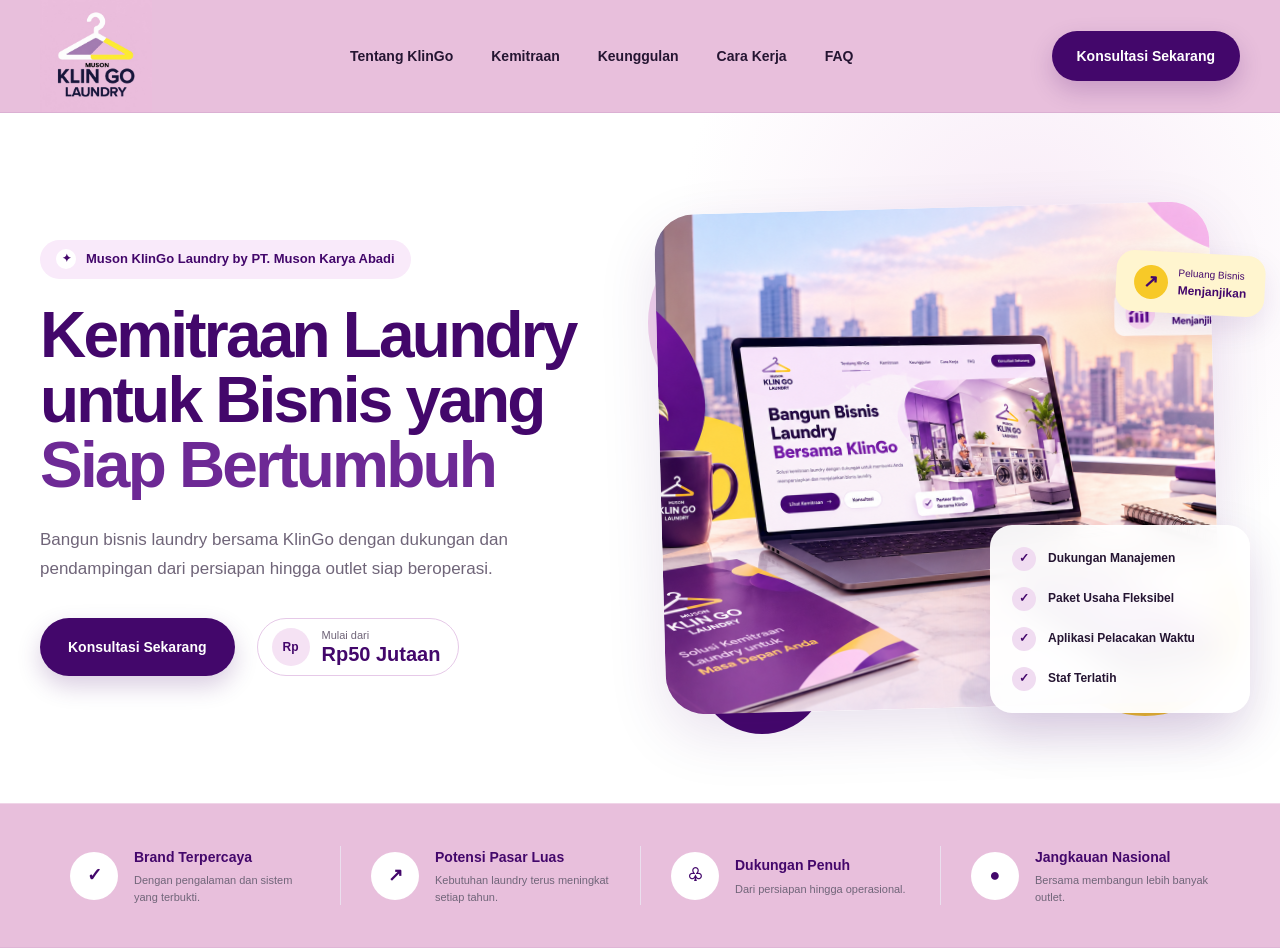
<file: index.html>
<!DOCTYPE html>
<html lang="id">
<head>
    <meta charset="UTF-8">
    <meta name="viewport" content="width=device-width, initial-scale=1.0">

    <title>KlinGo Laundry — Kemitraan Laundry</title>

    <meta
        name="description"
        content="Bangun bisnis laundry bersama KlinGo dengan dukungan dan pendampingan dari persiapan hingga outlet siap beroperasi."
    >

    <link rel="stylesheet" href="style.css">
    <!-- Google tag (gtag.js) -->
<script async src="https://www.googletagmanager.com/gtag/js?id=AW-18514743453">
</script>
<script>
  window.dataLayer = window.dataLayer || [];
  function gtag(){dataLayer.push(arguments);}
  gtag('js', new Date());

  gtag('config', 'AW-18514743453');
</script>
    <!-- Event snippet for Kontak conversion page -->
<script>
  gtag('event', 'conversion', {
      'send_to': 'AW-18514743453/MaDrCJj74p0dEJ2hwvxE',
      'value': 1.0,
      'currency': 'IDR'
  });
</script>

</head>

<body>

    <!-- =========================
     NAVBAR
    ========================== -->

<header class="navbar">

    <div class="container navbar-inner">

        <!-- LOGO -->
        <a href="#" class="logo">
            <img
                src="assets/muson.jpg"
                alt="Muson KlinGo Laundry"
            >
        </a>


        <!-- HAMBURGER MOBILE -->
        <button
            class="menu-toggle"
            type="button"
            aria-label="Buka menu"
            aria-expanded="false"
        >
            ☰
        </button>


        <!-- NAVIGATION -->
        <nav class="nav-menu">

            <!-- CLOSE BUTTON MOBILE -->
            <button
                class="menu-close"
                type="button"
                aria-label="Tutup menu"
            >
                ×
            </button>

            <a href="/tentang">Tentang KlinGo</a>
            <a href="/kemitraan">Kemitraan</a>
            <a href="/keunggulan">Keunggulan</a>
            <a href="/carakerja">Cara Kerja</a>
            <a href="/faq">FAQ</a>

        </nav>


        <!-- CTA DESKTOP -->
        <a
            href="https://wa.me/6281385256074?text=Halo%20Muson%20Klin%20Go%2C%20saya%20ingin%20konsultasi%20mengenai%20paket%20usaha%20laundry."
            class="btn btn-primary navbar-button"
            target="_blank"
            rel="noopener"
        >
            Konsultasi Sekarang
        </a>

    </div>


    <!-- OVERLAY MOBILE -->
    <div class="menu-overlay"></div>

</header>


    <!-- =========================
         HERO / HOME
    ========================== -->
    <main>

        <section class="hero">

            <div class="container hero-container">

                <!-- HERO CONTENT -->
                <div class="hero-content">

                    <div class="hero-label">
                        <span class="hero-label-icon">✦</span>
                        Muson KlinGo Laundry by PT. Muson Karya Abadi
                    </div>

                    <h1>
                        Kemitraan Laundry
                        <span>untuk Bisnis yang</span>
                        <strong>Siap Bertumbuh</strong>
                    </h1>

                    <p class="hero-description">
                        Bangun bisnis laundry bersama KlinGo dengan
                        dukungan dan pendampingan dari persiapan
                        hingga outlet siap beroperasi.
                    </p>


                    <!-- HERO ACTION -->
                    <div class="hero-actions">

                        <a
                            href="https://wa.me/6281385256074?text=Halo%20Muson%20Klin%20Go%2C%20saya%20ingin%20konsultasi%20mengenai%20paket%20usaha%20laundry."
                            class="btn btn-primary hero-button"
                            target="_blank"
                        >
                            Konsultasi Sekarang
                        </a>

                        <div class="price-badge">

                            <div class="price-icon">
                                Rp
                            </div>

                            <div>
                                <small>Mulai dari</small>
                                <strong>Rp50 Jutaan</strong>
                            </div>

                        </div>

                    </div>

                </div>


                <!-- HERO VISUAL -->
                <div class="hero-visual">

                    <div class="hero-decoration decoration-pink"></div>

                    <div class="hero-decoration decoration-yellow"></div>

                    <div class="hero-decoration decoration-purple"></div>


                    <!-- IMAGE -->
                    <div class="hero-image-wrapper">

                        <img
                            src="assets/hero.png"
                            alt="Ilustrasi bisnis KlinGo"
                            class="hero-image"
                        >

                    </div>


                    <!-- FLOATING CARD -->
                    <div class="hero-info-card">

                        <div class="info-item">

                            <span class="info-icon">✓</span>

                            <span>
                                Dukungan Manajemen
                            </span>

                        </div>

                        <div class="info-item">

                            <span class="info-icon">✓</span>

                            <span>
                                Paket Usaha Fleksibel
                            </span>

                        </div>

                        <div class="info-item">

                            <span class="info-icon">✓</span>

                            <span>
                                Aplikasi Pelacakan Waktu
                            </span>

                        </div>

                        <div class="info-item">

                            <span class="info-icon">✓</span>

                            <span>
                                Staf Terlatih
                            </span>

                        </div>

                    </div>


                    <!-- FLOATING OPPORTUNITY -->
                    <div class="opportunity-card">

                        <span class="opportunity-icon">
                            ↗
                        </span>

                        <div>
                            <small>
                                Peluang Bisnis
                            </small>

                            <strong>
                                Menjanjikan
                            </strong>
                        </div>

                    </div>

                </div>

            </div>

        </section>


        <!-- =========================
             TRUST BAR
        ========================== -->

        <section class="trust-section">

            <div class="container trust-grid">

                <div class="trust-item">

                    <div class="trust-icon">
                        ✓
                    </div>

                    <div>
                        <h3>Brand Terpercaya</h3>
                        <p>
                            Dengan pengalaman dan sistem
                            yang terbukti.
                        </p>
                    </div>

                </div>


                <div class="trust-item">

                    <div class="trust-icon">
                        ↗
                    </div>

                    <div>
                        <h3>Potensi Pasar Luas</h3>
                        <p>
                            Kebutuhan laundry terus meningkat
                            setiap tahun.
                        </p>
                    </div>

                </div>


                <div class="trust-item">

                    <div class="trust-icon">
                        ♧
                    </div>

                    <div>
                        <h3>Dukungan Penuh</h3>
                        <p>
                            Dari persiapan hingga operasional.
                        </p>
                    </div>

                </div>


                <div class="trust-item">

                    <div class="trust-icon">
                        ●
                    </div>

                    <div>
                        <h3>Jangkauan Nasional</h3>
                        <p>
                            Bersama membangun lebih banyak
                            outlet.
                        </p>
                    </div>

                </div>

            </div>

        </section>

    </main>


    <!-- =========================
         JAVASCRIPT
    ========================== -->
    <script src="script.js"></script>

</body>
</html>
</file>
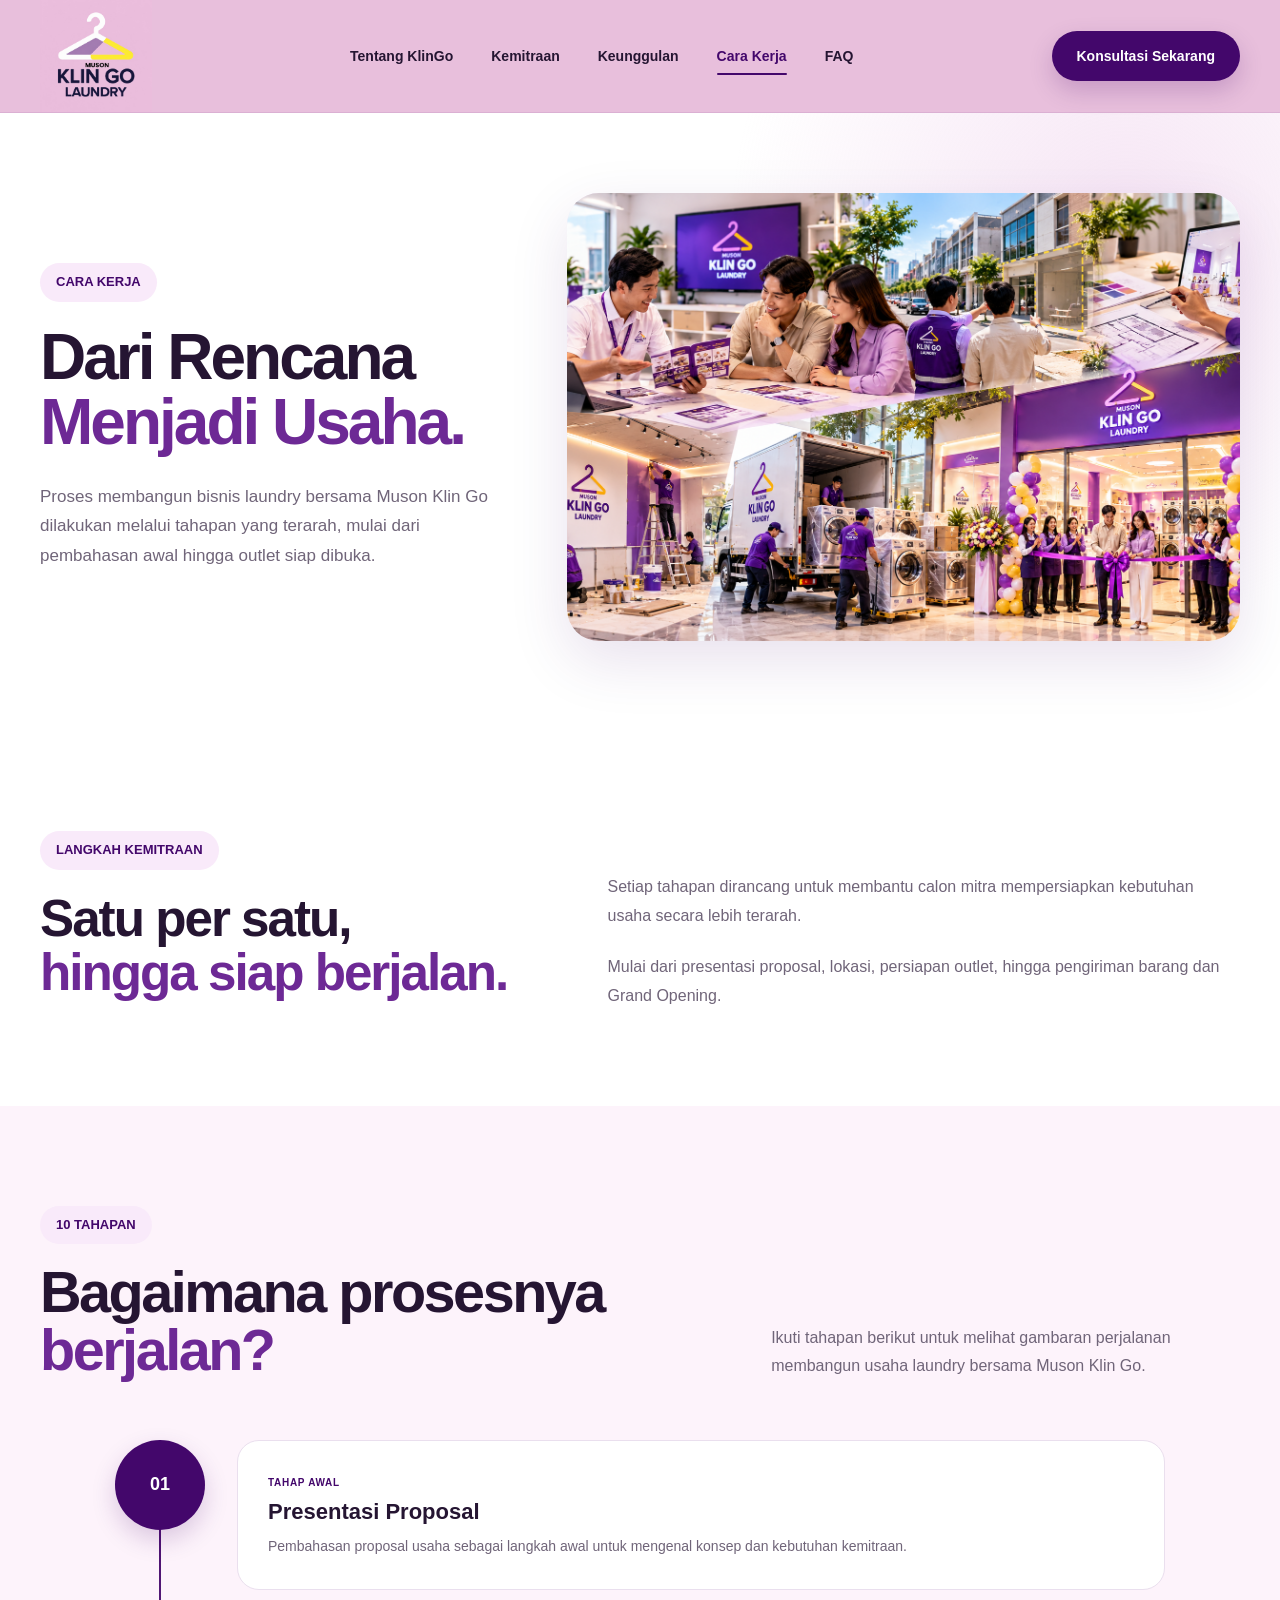
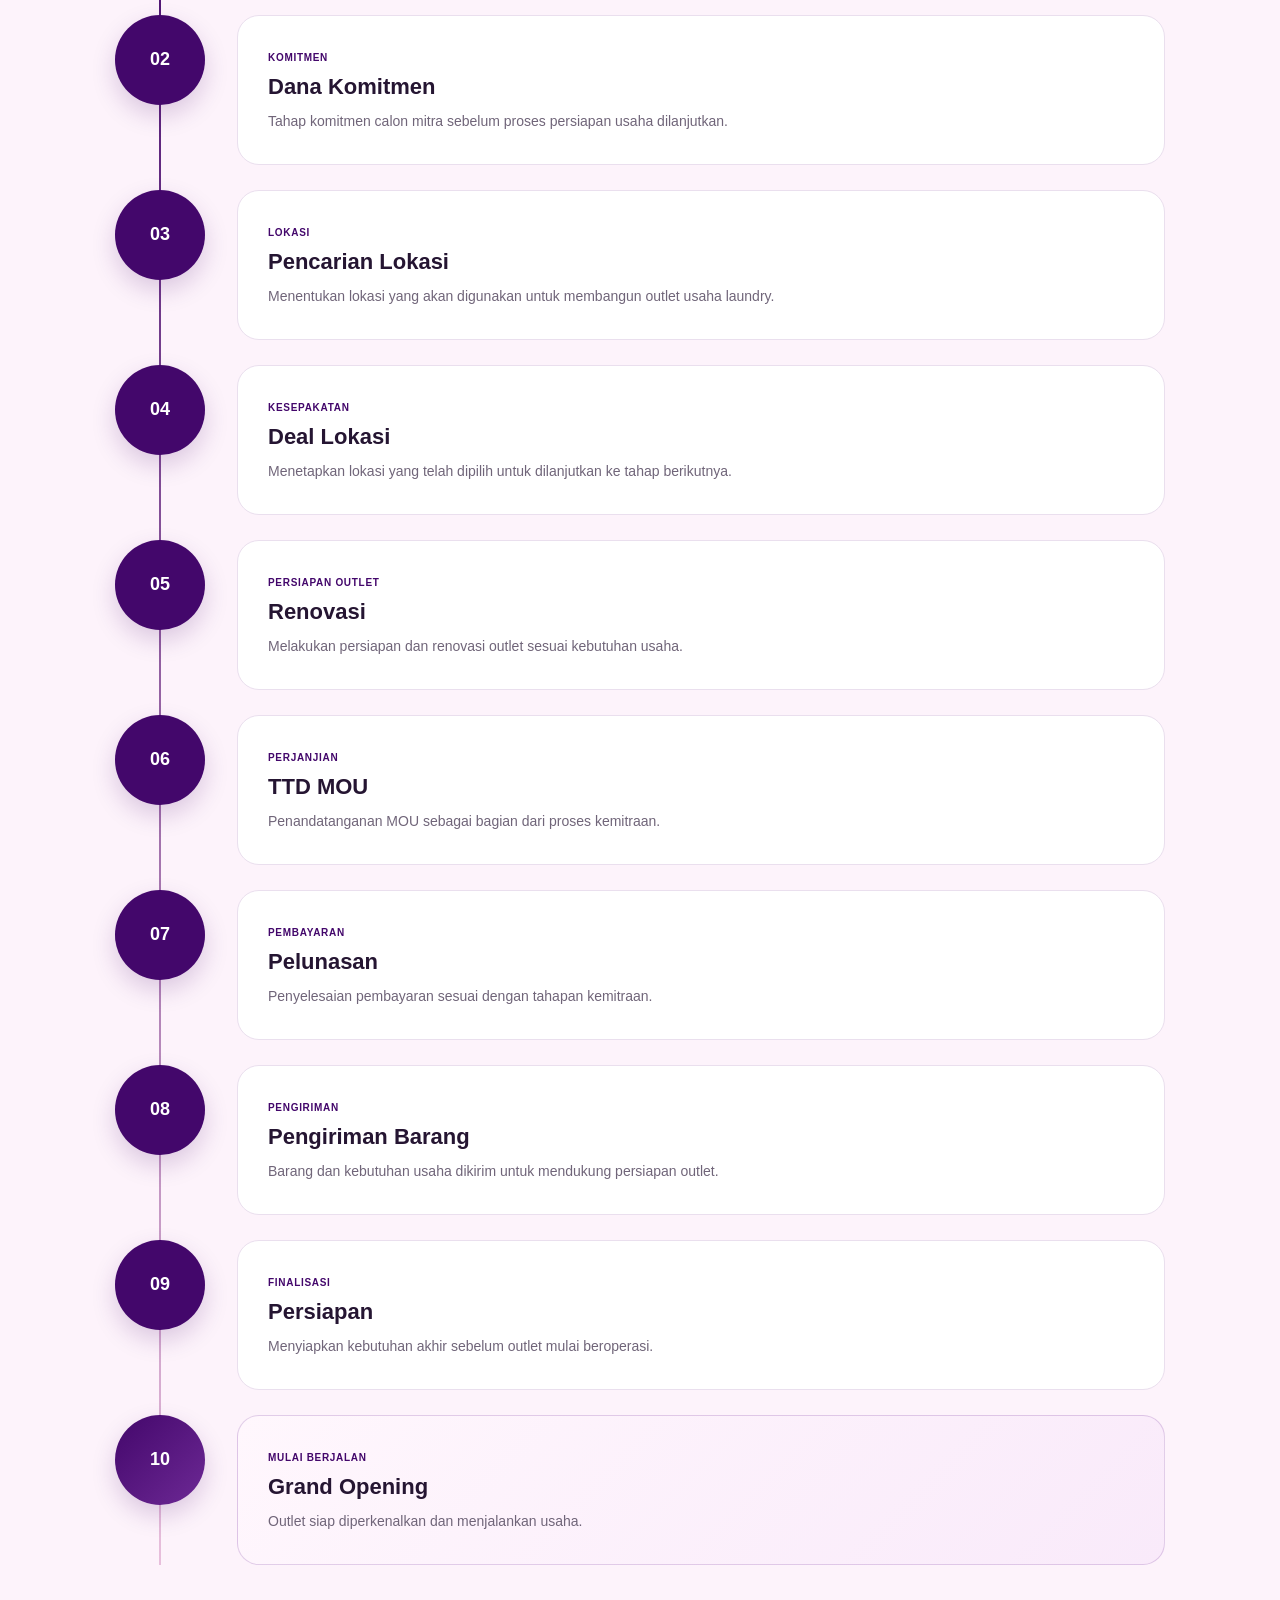
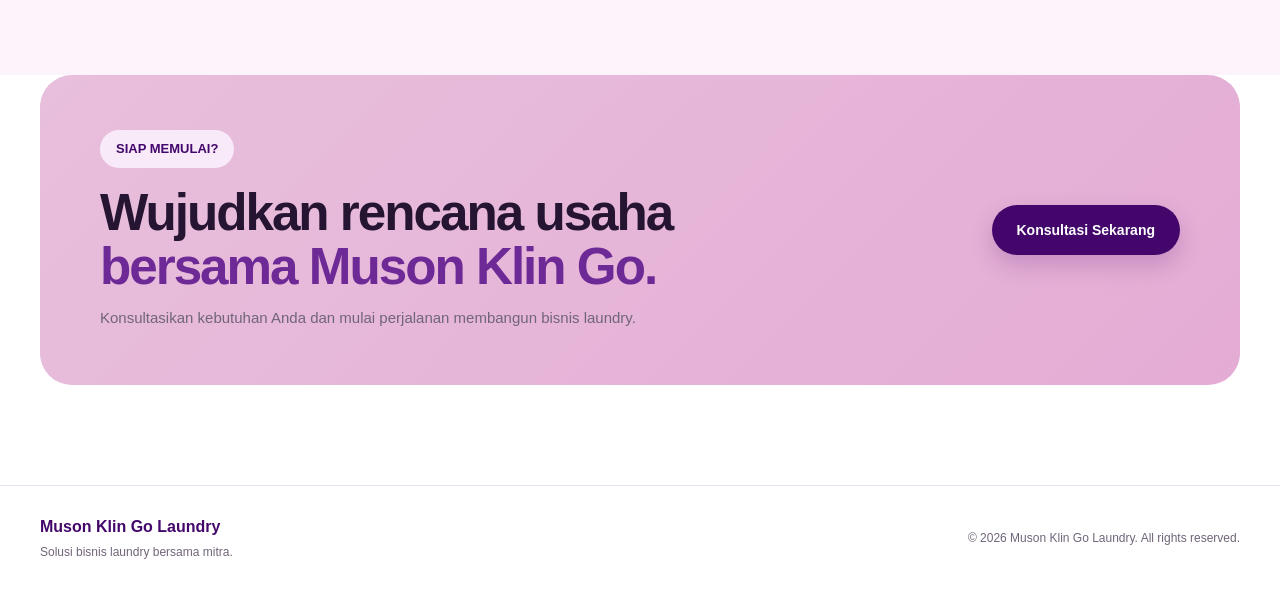
<file: carakerja.html>
<!DOCTYPE html>
<html lang="id">

<head>
    <meta charset="UTF-8">
    <meta name="viewport" content="width=device-width, initial-scale=1.0">

    <title>Cara Kerja | Muson Klin Go Laundry</title>

    <link rel="stylesheet" href="carakerja.css">
</head>

<body>

    <!-- =====================================================
         NAVBAR
    ====================================================== -->

    <header class="navbar">

        <div class="container navbar-inner">

            <!-- LOGO -->
            <a href="/dashboard" class="logo">
                <img
                    src="assets/muson.jpg"
                    alt="Muson Klin Go Laundry"
                >
            </a>


            <!-- HAMBURGER MOBILE -->
            <button
                class="menu-toggle"
                type="button"
                aria-label="Buka menu"
                aria-expanded="false"
            >
                ☰
            </button>


            <!-- NAVIGATION -->
            <nav class="nav-menu">

                <button
                    class="menu-close"
                    type="button"
                    aria-label="Tutup menu"
                >
                    ×
                </button>

                <a href="/tentang">
                    Tentang KlinGo
                </a>

                <a href="/kemitraan">
                    Kemitraan
                </a>

                <a href="/keunggulan">
                    Keunggulan
                </a>

                <a href="/carakerja" class="active">
                    Cara Kerja
                </a>

                <a href="/faq">
                    FAQ
                </a>

            </nav>


            <!-- CTA NAVBAR -->
            <a
                href="https://wa.me/6281385256074?text=Halo%20Muson%20Klin%20Go%2C%20saya%20ingin%20konsultasi%20mengenai%20paket%20usaha%20laundry."
                class="btn btn-primary navbar-button"
                target="_blank"
            >
                Konsultasi Sekarang
            </a>

        </div>


        <!-- MOBILE MENU OVERLAY -->
        <div class="menu-overlay"></div>

    </header>



    <!-- =====================================================
         MAIN
    ====================================================== -->

    <main>


        <!-- =================================================
             HERO
        ================================================== -->

        <section class="process-hero">

            <div class="container process-hero-grid">

                <!-- HERO CONTENT -->
                <div class="process-hero-content">

                    <span class="section-label">
                        CARA KERJA
                    </span>

                    <h1>
                        Dari Rencana
                        <span>Menjadi Usaha.</span>
                    </h1>

                    <p>
                        Proses membangun bisnis laundry bersama
                        Muson Klin Go dilakukan melalui tahapan yang
                        terarah, mulai dari pembahasan awal hingga
                        outlet siap dibuka.
                    </p>

                </div>


                <!-- HERO IMAGE -->
                <div class="process-hero-visual">

                    <div class="process-image-wrapper">

                        <img
                            src="assets/carakerja.png"
                            alt="Proses membangun usaha laundry Muson Klin Go"
                        >

                    </div>

        </section>



        <!-- =================================================
             INTRO
        ================================================== -->

        <section class="process-intro">

            <div class="container process-intro-grid">

                <div class="intro-title">

                    <span class="section-label">
                        LANGKAH KEMITRAAN
                    </span>

                    <h2>
                        Satu per satu,
                        <span>hingga siap berjalan.</span>
                    </h2>

                </div>


                <div class="intro-text">

                    <p>
                        Setiap tahapan dirancang untuk membantu calon
                        mitra mempersiapkan kebutuhan usaha secara
                        lebih terarah.
                    </p>

                    <p>
                        Mulai dari presentasi proposal, lokasi,
                        persiapan outlet, hingga pengiriman barang
                        dan Grand Opening.
                    </p>

                </div>

            </div>

        </section>



        <!-- =================================================
             PROCESS TIMELINE
        ================================================== -->

        <section class="process-section">

            <div class="container">

                <!-- SECTION HEADING -->
                <div class="section-heading">

                    <div>

                        <span class="section-label">
                            10 TAHAPAN
                        </span>

                        <h2>
                            Bagaimana prosesnya
                            <span>berjalan?</span>
                        </h2>

                    </div>

                    <p>
                        Ikuti tahapan berikut untuk melihat gambaran
                        perjalanan membangun usaha laundry bersama
                        Muson Klin Go.
                    </p>

                </div>



                <!-- TIMELINE -->
                <div class="timeline">


                    <!-- 01 -->
                    <article class="timeline-item">

                        <div class="timeline-number">
                            01
                        </div>

                        <div class="timeline-content">

                            <span>
                                TAHAP AWAL
                            </span>

                            <h3>
                                Presentasi Proposal
                            </h3>

                            <p>
                                Pembahasan proposal usaha sebagai
                                langkah awal untuk mengenal konsep
                                dan kebutuhan kemitraan.
                            </p>

                        </div>

                    </article>



                    <!-- 02 -->
                    <article class="timeline-item">

                        <div class="timeline-number">
                            02
                        </div>

                        <div class="timeline-content">

                            <span>
                                KOMITMEN
                            </span>

                            <h3>
                                Dana Komitmen
                            </h3>

                            <p>
                                Tahap komitmen calon mitra sebelum
                                proses persiapan usaha dilanjutkan.
                            </p>

                        </div>

                    </article>



                    <!-- 03 -->
                    <article class="timeline-item">

                        <div class="timeline-number">
                            03
                        </div>

                        <div class="timeline-content">

                            <span>
                                LOKASI
                            </span>

                            <h3>
                                Pencarian Lokasi
                            </h3>

                            <p>
                                Menentukan lokasi yang akan digunakan
                                untuk membangun outlet usaha laundry.
                            </p>

                        </div>

                    </article>



                    <!-- 04 -->
                    <article class="timeline-item">

                        <div class="timeline-number">
                            04
                        </div>

                        <div class="timeline-content">

                            <span>
                                KESEPAKATAN
                            </span>

                            <h3>
                                Deal Lokasi
                            </h3>

                            <p>
                                Menetapkan lokasi yang telah dipilih
                                untuk dilanjutkan ke tahap berikutnya.
                            </p>

                        </div>

                    </article>



                    <!-- 05 -->
                    <article class="timeline-item">

                        <div class="timeline-number">
                            05
                        </div>

                        <div class="timeline-content">

                            <span>
                                PERSIAPAN OUTLET
                            </span>

                            <h3>
                                Renovasi
                            </h3>

                            <p>
                                Melakukan persiapan dan renovasi outlet
                                sesuai kebutuhan usaha.
                            </p>

                        </div>

                    </article>



                    <!-- 06 -->
                    <article class="timeline-item">

                        <div class="timeline-number">
                            06
                        </div>

                        <div class="timeline-content">

                            <span>
                                PERJANJIAN
                            </span>

                            <h3>
                                TTD MOU
                            </h3>

                            <p>
                                Penandatanganan MOU sebagai bagian
                                dari proses kemitraan.
                            </p>

                        </div>

                    </article>



                    <!-- 07 -->
                    <article class="timeline-item">

                        <div class="timeline-number">
                            07
                        </div>

                        <div class="timeline-content">

                            <span>
                                PEMBAYARAN
                            </span>

                            <h3>
                                Pelunasan
                            </h3>

                            <p>
                                Penyelesaian pembayaran sesuai dengan
                                tahapan kemitraan.
                            </p>

                        </div>

                    </article>



                    <!-- 08 -->
                    <article class="timeline-item">

                        <div class="timeline-number">
                            08
                        </div>

                        <div class="timeline-content">

                            <span>
                                PENGIRIMAN
                            </span>

                            <h3>
                                Pengiriman Barang
                            </h3>

                            <p>
                                Barang dan kebutuhan usaha dikirim
                                untuk mendukung persiapan outlet.
                            </p>

                        </div>

                    </article>



                    <!-- 09 -->
                    <article class="timeline-item">

                        <div class="timeline-number">
                            09
                        </div>

                        <div class="timeline-content">

                            <span>
                                FINALISASI
                            </span>

                            <h3>
                                Persiapan
                            </h3>

                            <p>
                                Menyiapkan kebutuhan akhir sebelum
                                outlet mulai beroperasi.
                            </p>

                        </div>

                    </article>



                    <!-- 10 -->
                    <article class="timeline-item final">

                        <div class="timeline-number">
                            10
                        </div>

                        <div class="timeline-content">

                            <span>
                                MULAI BERJALAN
                            </span>

                            <h3>
                                Grand Opening
                            </h3>

                            <p>
                                Outlet siap diperkenalkan dan
                                menjalankan usaha.
                            </p>

                        </div>

                    </article>

                </div>

            </div>

        </section>



        <!-- =================================================
             FINAL CTA
        ================================================== -->

        <section class="process-cta">

            <div class="container cta-box">

                <div>

                    <span class="section-label">
                        SIAP MEMULAI?
                    </span>

                    <h2>
                        Wujudkan rencana usaha
                        <span>bersama Muson Klin Go.</span>
                    </h2>

                    <p>
                        Konsultasikan kebutuhan Anda dan mulai
                        perjalanan membangun bisnis laundry.
                    </p>

                </div>


                <a
                    href="https://wa.me/6281385256074?text=Halo%20Muson%20Klin%20Go%2C%20saya%20ingin%20konsultasi%20mengenai%20paket%20usaha%20laundry."
                    class="btn btn-primary hero-button"
                    target="_blank"
                >
                    Konsultasi Sekarang
                </a>

            </div>

        </section>

    </main>



    <!-- =====================================================
         FOOTER
    ====================================================== -->

    <footer class="footer">

        <div class="container footer-inner">

            <div>

                <strong>
                    Muson Klin Go Laundry
                </strong>

                <p>
                    Solusi bisnis laundry bersama mitra.
                </p>

            </div>

            <p class="footer-copy">
                © 2026 Muson Klin Go Laundry. All rights reserved.
            </p>

        </div>

    </footer>



    <!-- =====================================================
         JAVASCRIPT
    ====================================================== -->

    <script src="script.js"></script>

</body>
</html>
</file>
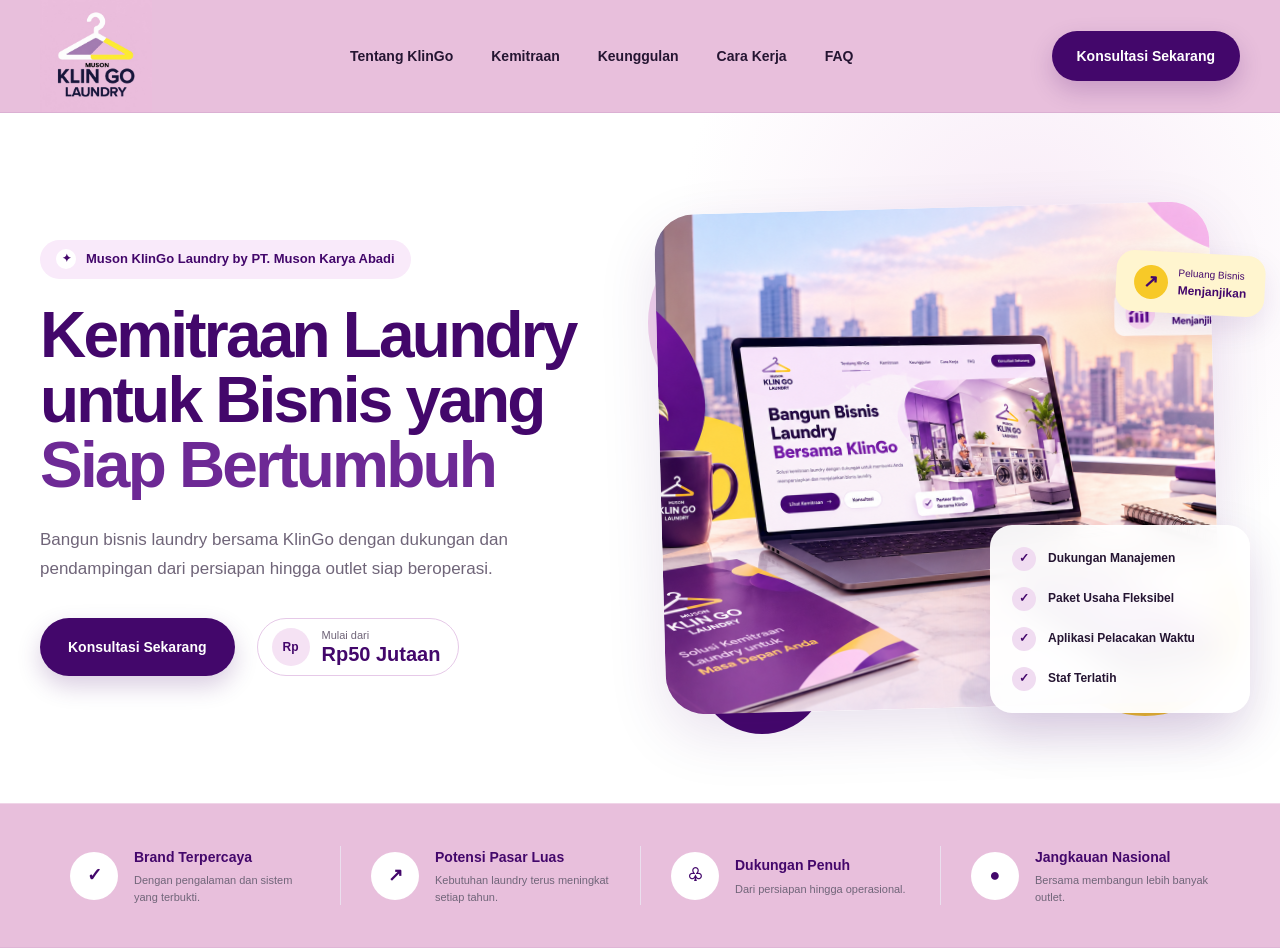
<file: dashboard.html>
<!DOCTYPE html>
<html lang="id">
<head>
    <meta charset="UTF-8">
    <meta name="viewport" content="width=device-width, initial-scale=1.0">

    <title>KlinGo Laundry — Kemitraan Laundry</title>

    <meta
        name="description"
        content="Bangun bisnis laundry bersama KlinGo dengan dukungan dan pendampingan dari persiapan hingga outlet siap beroperasi."
    >

    <link rel="stylesheet" href="style.css">
</head>

<body>

    <!-- =========================
     NAVBAR
    ========================== -->

<header class="navbar">

    <div class="container navbar-inner">

        <!-- LOGO -->
        <a href="#" class="logo">
            <img
                src="assets/muson.jpg"
                alt="Muson KlinGo Laundry"
            >
        </a>


        <!-- HAMBURGER MOBILE -->
        <button
            class="menu-toggle"
            type="button"
            aria-label="Buka menu"
            aria-expanded="false"
        >
            ☰
        </button>


        <!-- NAVIGATION -->
        <nav class="nav-menu">

            <!-- CLOSE BUTTON MOBILE -->
            <button
                class="menu-close"
                type="button"
                aria-label="Tutup menu"
            >
                ×
            </button>

            <a href="/tentang">Tentang KlinGo</a>
            <a href="/kemitraan">Kemitraan</a>
            <a href="/keunggulan">Keunggulan</a>
            <a href="/carakerja">Cara Kerja</a>
            <a href="/faq">FAQ</a>

        </nav>


        <!-- CTA DESKTOP -->
        <a
            href="https://wa.me/6281385256074?text=Halo%20Muson%20Klin%20Go%2C%20saya%20ingin%20konsultasi%20mengenai%20paket%20usaha%20laundry."
            class="btn btn-primary navbar-button"
            target="_blank"
            rel="noopener"
        >
            Konsultasi Sekarang
        </a>

    </div>


    <!-- OVERLAY MOBILE -->
    <div class="menu-overlay"></div>

</header>


    <!-- =========================
         HERO / HOME
    ========================== -->
    <main>

        <section class="hero">

            <div class="container hero-container">

                <!-- HERO CONTENT -->
                <div class="hero-content">

                    <div class="hero-label">
                        <span class="hero-label-icon">✦</span>
                        Muson KlinGo Laundry by PT. Muson Karya Abadi
                    </div>

                    <h1>
                        Kemitraan Laundry
                        <span>untuk Bisnis yang</span>
                        <strong>Siap Bertumbuh</strong>
                    </h1>

                    <p class="hero-description">
                        Bangun bisnis laundry bersama KlinGo dengan
                        dukungan dan pendampingan dari persiapan
                        hingga outlet siap beroperasi.
                    </p>


                    <!-- HERO ACTION -->
                    <div class="hero-actions">

                        <a
                            href="https://wa.me/6281385256074?text=Halo%20Muson%20Klin%20Go%2C%20saya%20ingin%20konsultasi%20mengenai%20paket%20usaha%20laundry."
                            class="btn btn-primary hero-button"
                            target="_blank"
                        >
                            Konsultasi Sekarang
                        </a>

                        <div class="price-badge">

                            <div class="price-icon">
                                Rp
                            </div>

                            <div>
                                <small>Mulai dari</small>
                                <strong>Rp50 Jutaan</strong>
                            </div>

                        </div>

                    </div>

                </div>


                <!-- HERO VISUAL -->
                <div class="hero-visual">

                    <div class="hero-decoration decoration-pink"></div>

                    <div class="hero-decoration decoration-yellow"></div>

                    <div class="hero-decoration decoration-purple"></div>


                    <!-- IMAGE -->
                    <div class="hero-image-wrapper">

                        <img
                            src="assets/hero.png"
                            alt="Ilustrasi bisnis KlinGo"
                            class="hero-image"
                        >

                    </div>


                    <!-- FLOATING CARD -->
                    <div class="hero-info-card">

                        <div class="info-item">

                            <span class="info-icon">✓</span>

                            <span>
                                Dukungan Manajemen
                            </span>

                        </div>

                        <div class="info-item">

                            <span class="info-icon">✓</span>

                            <span>
                                Paket Usaha Fleksibel
                            </span>

                        </div>

                        <div class="info-item">

                            <span class="info-icon">✓</span>

                            <span>
                                Aplikasi Pelacakan Waktu
                            </span>

                        </div>

                        <div class="info-item">

                            <span class="info-icon">✓</span>

                            <span>
                                Staf Terlatih
                            </span>

                        </div>

                    </div>


                    <!-- FLOATING OPPORTUNITY -->
                    <div class="opportunity-card">

                        <span class="opportunity-icon">
                            ↗
                        </span>

                        <div>
                            <small>
                                Peluang Bisnis
                            </small>

                            <strong>
                                Menjanjikan
                            </strong>
                        </div>

                    </div>

                </div>

            </div>

        </section>


        <!-- =========================
             TRUST BAR
        ========================== -->

        <section class="trust-section">

            <div class="container trust-grid">

                <div class="trust-item">

                    <div class="trust-icon">
                        ✓
                    </div>

                    <div>
                        <h3>Brand Terpercaya</h3>
                        <p>
                            Dengan pengalaman dan sistem
                            yang terbukti.
                        </p>
                    </div>

                </div>


                <div class="trust-item">

                    <div class="trust-icon">
                        ↗
                    </div>

                    <div>
                        <h3>Potensi Pasar Luas</h3>
                        <p>
                            Kebutuhan laundry terus meningkat
                            setiap tahun.
                        </p>
                    </div>

                </div>


                <div class="trust-item">

                    <div class="trust-icon">
                        ♧
                    </div>

                    <div>
                        <h3>Dukungan Penuh</h3>
                        <p>
                            Dari persiapan hingga operasional.
                        </p>
                    </div>

                </div>


                <div class="trust-item">

                    <div class="trust-icon">
                        ●
                    </div>

                    <div>
                        <h3>Jangkauan Nasional</h3>
                        <p>
                            Bersama membangun lebih banyak
                            outlet.
                        </p>
                    </div>

                </div>

            </div>

        </section>

    </main>


    <!-- =========================
         JAVASCRIPT
    ========================== -->
    <script src="script.js"></script>

</body>
</html>
</file>
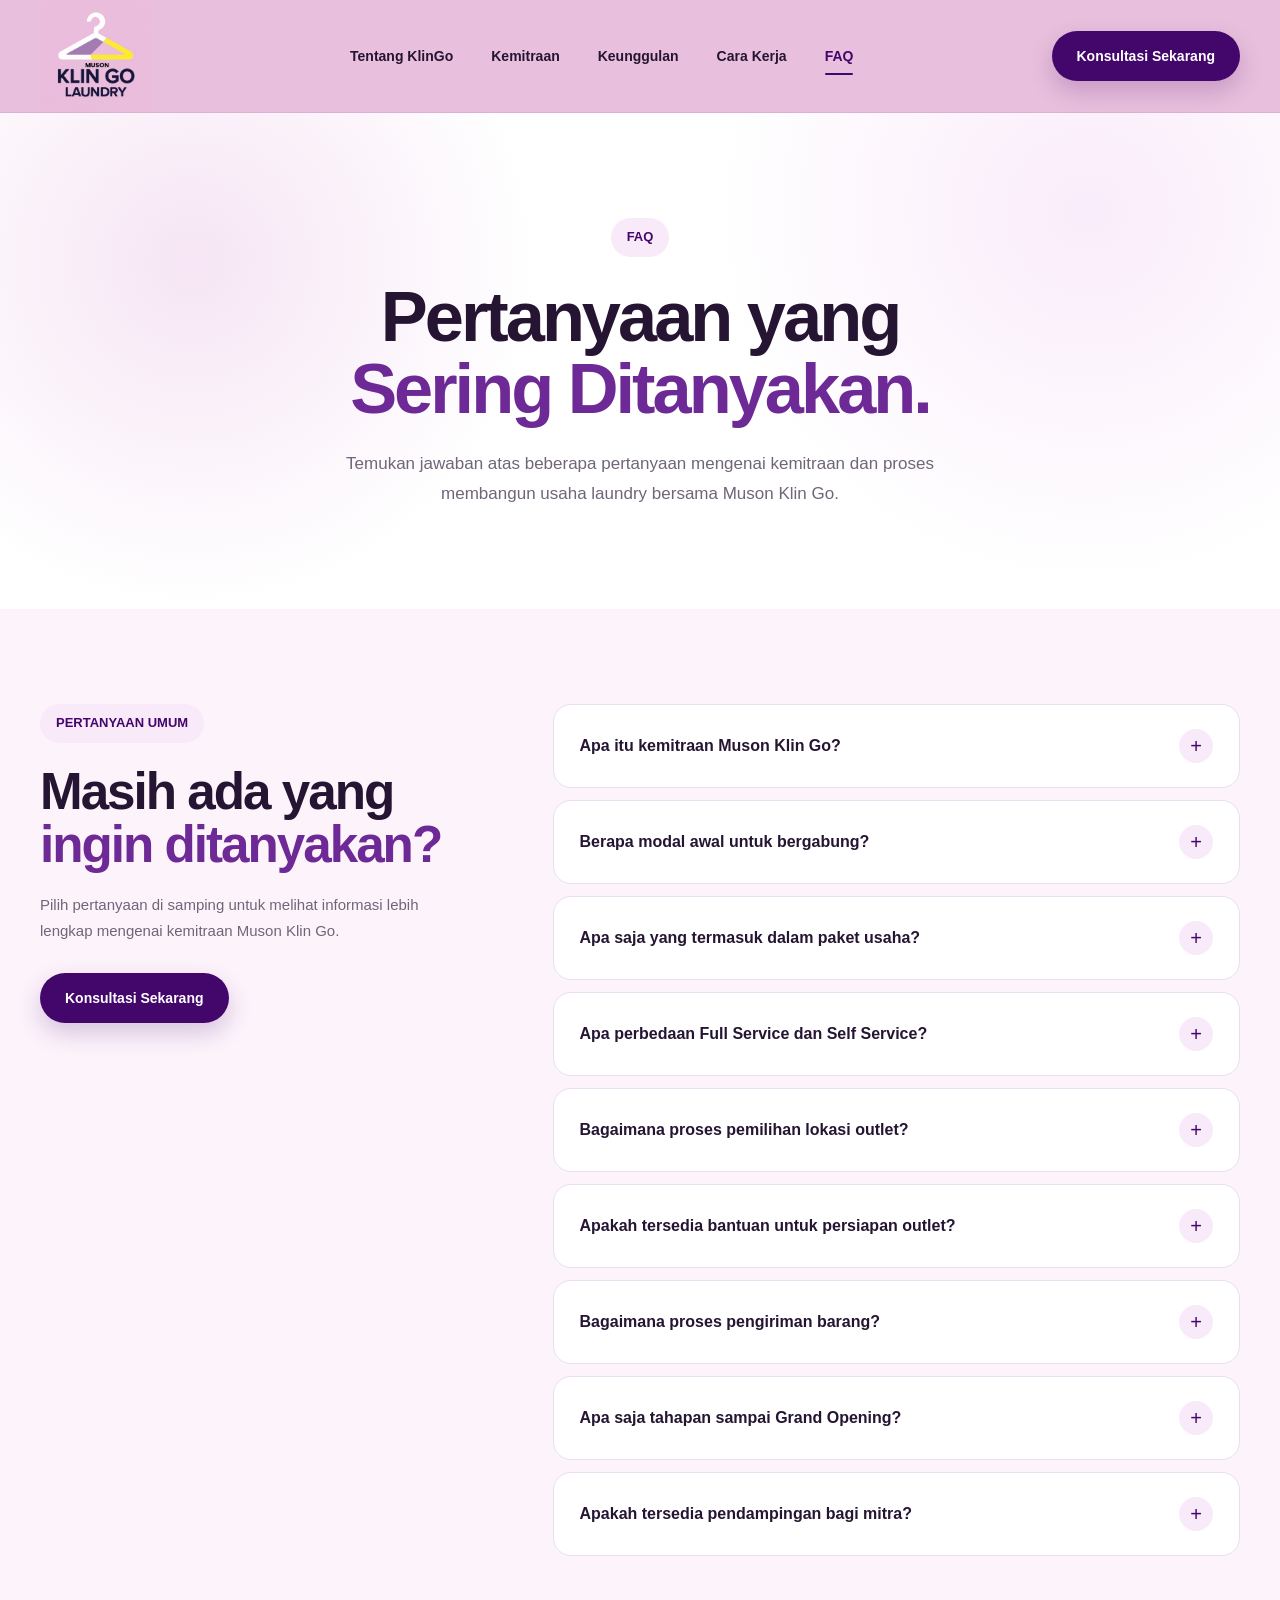
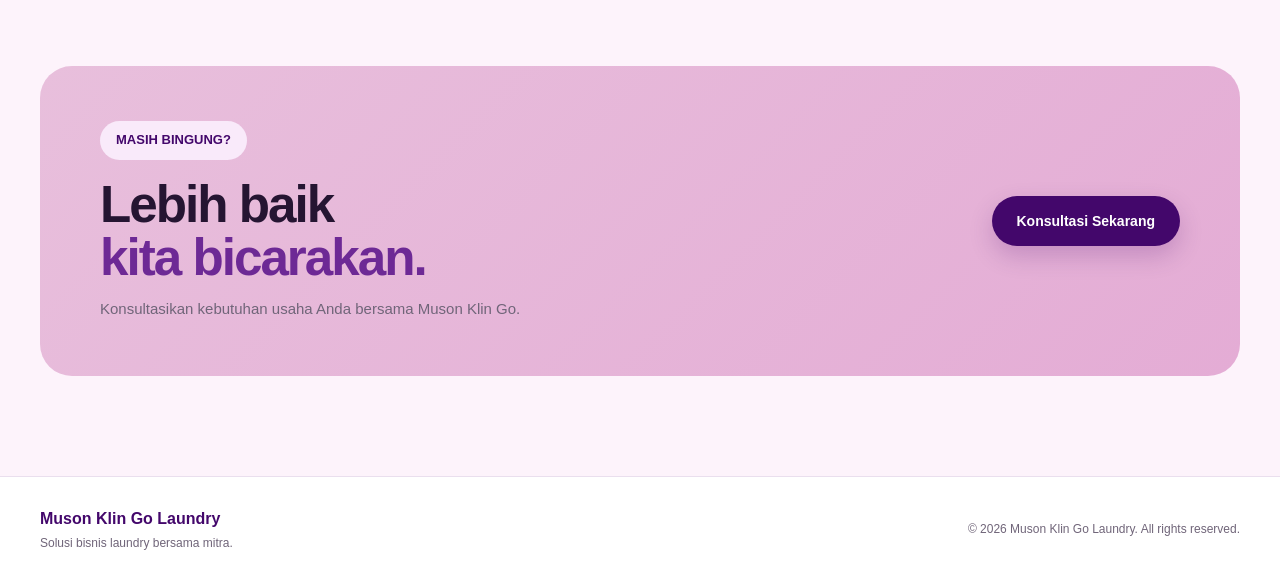
<file: faq.html>
<!DOCTYPE html>
<html lang="id">

<head>
    <meta charset="UTF-8">
    <meta name="viewport" content="width=device-width, initial-scale=1.0">

    <title>FAQ | Muson Klin Go Laundry</title>

    <link rel="stylesheet" href="faq.css">
</head>

<body>

    <!-- =====================================================
         NAVBAR
    ====================================================== -->

    <header class="navbar">

        <div class="container navbar-inner">

            <!-- LOGO -->
            <a href="/dashboard" class="logo">
                <img
                    src="assets/muson.jpg"
                    alt="Muson Klin Go Laundry"
                >
            </a>


            <!-- HAMBURGER MOBILE -->
            <button
                class="menu-toggle"
                type="button"
                aria-label="Buka menu"
                aria-expanded="false"
            >
                ☰
            </button>


            <!-- NAVIGATION -->
            <nav class="nav-menu">

                <!-- CLOSE BUTTON MOBILE -->
                <button
                    class="menu-close"
                    type="button"
                    aria-label="Tutup menu"
                >
                    ×
                </button>

                <a href="/tentang">
                    Tentang KlinGo
                </a>

                <a href="/kemitraan">
                    Kemitraan
                </a>

                <a href="/keunggulan">
                    Keunggulan
                </a>

                <a href="/carakerja">
                    Cara Kerja
                </a>

                <a href="/faq" class="active">
                    FAQ
                </a>

            </nav>


            <!-- DESKTOP CTA -->
            <a
                href="https://wa.me/6281385256074?text=Halo%20Muson%20Klin%20Go%2C%20saya%20ingin%20konsultasi%20mengenai%20paket%20usaha%20laundry."
                class="btn btn-primary navbar-button"
                target="_blank"
            >
                Konsultasi Sekarang
            </a>

        </div>

        <!-- MOBILE OVERLAY -->
        <div class="menu-overlay"></div>

    </header>


    <!-- =====================================================
         MAIN
    ====================================================== -->

    <main>


        <!-- =================================================
             HERO
        ================================================== -->

        <section class="faq-hero">

            <div class="container faq-hero-inner">

                <span class="section-label">
                    FAQ
                </span>

                <h1>
                    Pertanyaan yang
                    <span>Sering Ditanyakan.</span>
                </h1>

                <p>
                    Temukan jawaban atas beberapa pertanyaan
                    mengenai kemitraan dan proses membangun
                    usaha laundry bersama Muson Klin Go.
                </p>

            </div>

        </section>


        <!-- =================================================
             FAQ SECTION
        ================================================== -->

        <section class="faq-section">

            <div class="container faq-layout">


                <!-- LEFT -->

                <div class="faq-heading">

                    <span class="section-label">
                        PERTANYAAN UMUM
                    </span>

                    <h2>
                        Masih ada yang
                        <span>ingin ditanyakan?</span>
                    </h2>

                    <p>
                        Pilih pertanyaan di samping untuk melihat
                        informasi lebih lengkap mengenai kemitraan
                        Muson Klin Go.
                    </p>

                    <a
                        href="https://wa.me/6281385256074?text=Halo%20Muson%20Klin%20Go%2C%20saya%20ingin%20konsultasi%20mengenai%20paket%20usaha%20laundry."
                        class="btn btn-primary hero-button"
                        target="_blank"
                    >
                        Konsultasi Sekarang
                    </a>

                </div>


                <!-- RIGHT -->

                <div class="faq-list">


                    <!-- FAQ 01 -->

                    <details class="faq-item">

                        <summary>
                            <span>
                                Apa itu kemitraan Muson Klin Go?
                            </span>

                            <b>+</b>
                        </summary>

                        <div class="faq-answer">
                            <p>
                                Kemitraan Muson Klin Go merupakan
                                model usaha yang membantu calon mitra
                                mempersiapkan bisnis laundry melalui
                                berbagai kebutuhan usaha yang diperlukan
                                untuk membangun outlet.
                            </p>
                        </div>

                    </details>


                    <!-- FAQ 02 -->

                    <details class="faq-item">

                        <summary>
                            <span>
                                Berapa modal awal untuk bergabung?
                            </span>

                            <b>+</b>
                        </summary>

                        <div class="faq-answer">
                            <p>
                                Paket usaha Muson Klin Go tersedia
                                mulai dari Rp45 juta. Pilihan paket
                                dapat disesuaikan dengan kebutuhan dan
                                model usaha yang dipilih.
                            </p>
                        </div>

                    </details>


                    <!-- FAQ 03 -->

                    <details class="faq-item">

                        <summary>
                            <span>
                                Apa saja yang termasuk dalam paket usaha?
                            </span>

                            <b>+</b>
                        </summary>

                        <div class="faq-answer">
                            <p>
                                Paket usaha dapat mencakup kebutuhan
                                yang diperlukan untuk mempersiapkan
                                bisnis laundry, seperti perlengkapan
                                usaha, produk laundry, serta kebutuhan
                                pendukung lainnya sesuai dengan paket
                                yang dipilih.
                            </p>
                        </div>

                    </details>


                    <!-- FAQ 04 -->

                    <details class="faq-item">

                        <summary>
                            <span>
                                Apa perbedaan Full Service dan Self Service?
                            </span>

                            <b>+</b>
                        </summary>

                        <div class="faq-answer">
                            <p>
                                Full Service memberikan dukungan yang
                                lebih menyeluruh dalam persiapan dan
                                operasional bisnis, sedangkan Self Service
                                memberikan fleksibilitas yang lebih besar
                                kepada mitra dalam menjalankan usahanya.
                            </p>
                        </div>

                    </details>


                    <!-- FAQ 05 -->

                    <details class="faq-item">

                        <summary>
                            <span>
                                Bagaimana proses pemilihan lokasi outlet?
                            </span>

                            <b>+</b>
                        </summary>

                        <div class="faq-answer">
                            <p>
                                Pemilihan lokasi merupakan salah satu
                                tahapan dalam proses kemitraan. Setelah
                                lokasi ditentukan dan disepakati, proses
                                dapat dilanjutkan ke tahap persiapan
                                berikutnya.
                            </p>
                        </div>

                    </details>


                    <!-- FAQ 06 -->

                    <details class="faq-item">

                        <summary>
                            <span>
                                Apakah tersedia bantuan untuk persiapan outlet?
                            </span>

                            <b>+</b>
                        </summary>

                        <div class="faq-answer">
                            <p>
                                Persiapan outlet menjadi bagian dari
                                rangkaian proses pembangunan usaha,
                                termasuk tahap renovasi dan persiapan
                                kebutuhan outlet sesuai dengan konsep
                                usaha.
                            </p>
                        </div>

                    </details>


                    <!-- FAQ 07 -->

                    <details class="faq-item">

                        <summary>
                            <span>
                                Bagaimana proses pengiriman barang?
                            </span>

                            <b>+</b>
                        </summary>

                        <div class="faq-answer">
                            <p>
                                Setelah tahapan kemitraan dan persiapan
                                terpenuhi, barang dan kebutuhan usaha
                                akan masuk pada tahap pengiriman untuk
                                mendukung persiapan outlet.
                            </p>
                        </div>

                    </details>


                    <!-- FAQ 08 -->

                    <details class="faq-item">

                        <summary>
                            <span>
                                Apa saja tahapan sampai Grand Opening?
                            </span>

                            <b>+</b>
                        </summary>

                        <div class="faq-answer">
                            <p>
                                Tahapannya meliputi presentasi proposal,
                                dana komitmen, pencarian lokasi, deal
                                lokasi, renovasi, TTD MOU, pelunasan,
                                pengiriman barang, persiapan, hingga
                                Grand Opening.
                            </p>
                        </div>

                    </details>


                    <!-- FAQ 09 -->

                    <details class="faq-item">

                        <summary>
                            <span>
                                Apakah tersedia pendampingan bagi mitra?
                            </span>

                            <b>+</b>
                        </summary>

                        <div class="faq-answer">
                            <p>
                                Muson Klin Go menyediakan dukungan dan
                                pendampingan sesuai dengan model usaha
                                serta kebutuhan mitra dalam proses
                                mempersiapkan bisnis laundry.
                            </p>
                        </div>

                    </details>


                </div>

            </div>

        </section>


        <!-- =================================================
             CTA
        ================================================== -->

        <section class="faq-cta">

            <div class="container cta-box">

                <div>

                    <span class="section-label">
                        MASIH BINGUNG?
                    </span>

                    <h2>
                        Lebih baik
                        <span>kita bicarakan.</span>
                    </h2>

                    <p>
                        Konsultasikan kebutuhan usaha Anda
                        bersama Muson Klin Go.
                    </p>

                </div>


                <a
                    href="https://wa.me/6281385256074?text=Halo%20Muson%20Klin%20Go%2C%20saya%20ingin%20konsultasi%20mengenai%20paket%20usaha%20laundry."
                    class="btn btn-primary navbar-button"
                    target="_blank"
                >
                    Konsultasi Sekarang
                </a>

            </div>

        </section>

    </main>


    <!-- =====================================================
         FOOTER STANDARD
    ====================================================== -->

    <footer class="footer">

        <div class="container footer-inner">

            <div>

                <strong>
                    Muson Klin Go Laundry
                </strong>

                <p>
                    Solusi bisnis laundry bersama mitra.
                </p>

            </div>

            <p class="footer-copy">
                © 2026 Muson Klin Go Laundry. All rights reserved.
            </p>

        </div>

    </footer>


    <!-- =====================================================
         JAVASCRIPT
    ====================================================== -->

    <script src="script.js"></script>

</body>
</html>
</file>
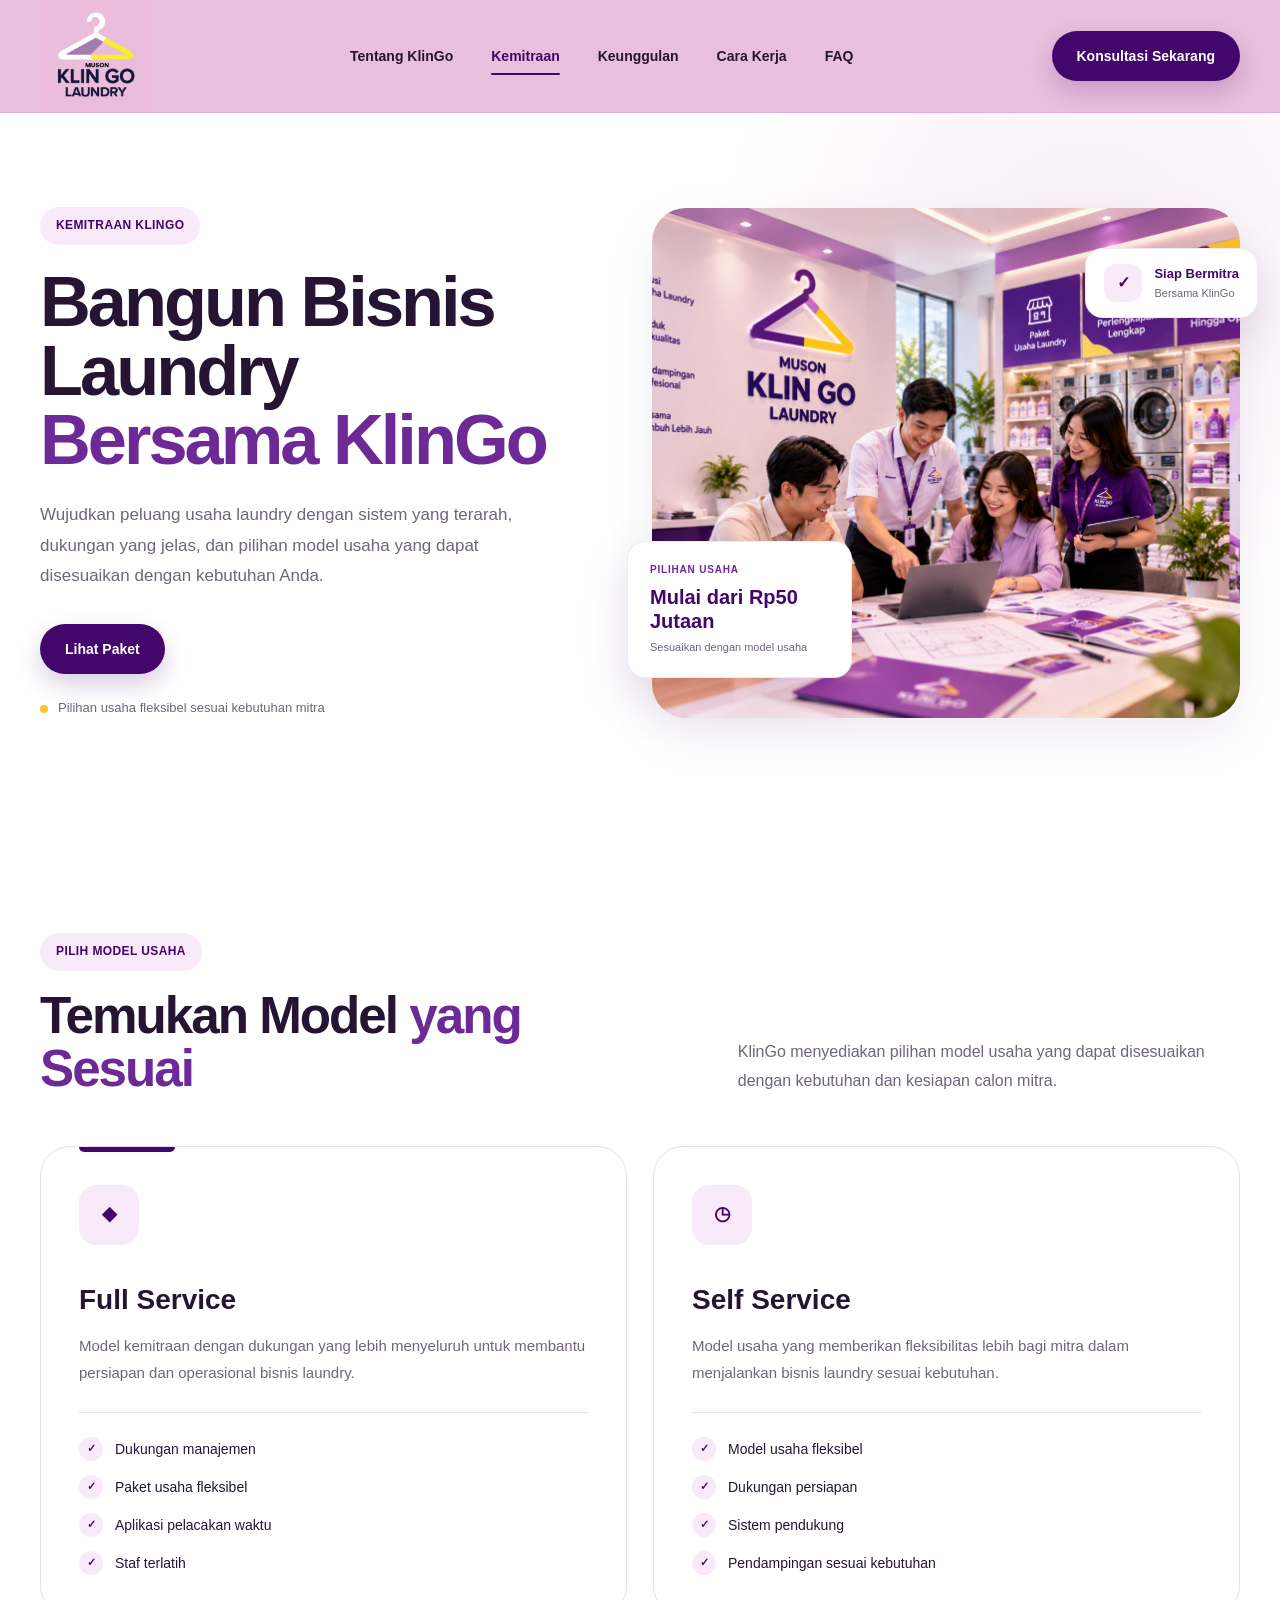
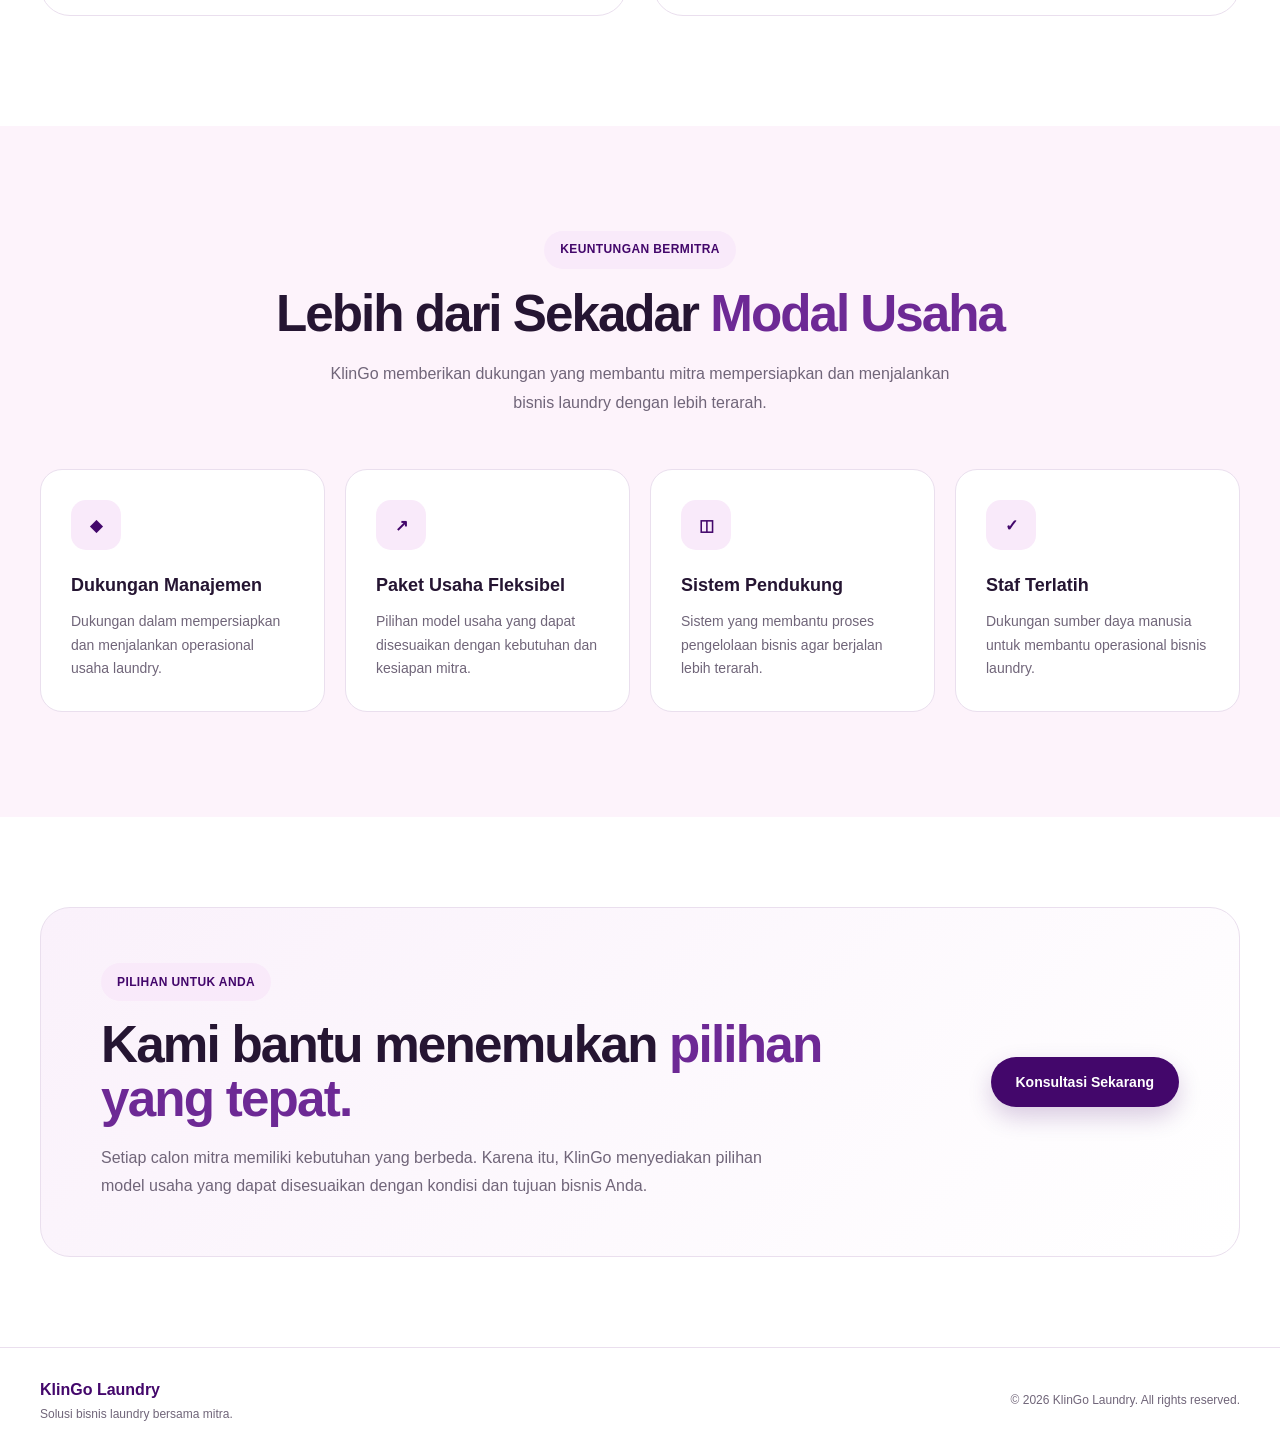
<file: kemitraan.html>
<!DOCTYPE html>
<html lang="id">

<head>
    <meta charset="UTF-8">
    <meta name="viewport" content="width=device-width, initial-scale=1.0">

    <title>Kemitraan | KlinGo Laundry</title>

    <link rel="stylesheet" href="kemitraan.css">
</head>

<body>

    <!-- =========================
         NAVBAR
    ========================== -->
    <header class="navbar">

        <div class="container navbar-inner">

            <!-- LOGO -->
            <a href="/dashboard" class="logo">
                <img
                    src="assets/muson.jpg"
                    alt="Muson KlinGo Laundry"
                >
            </a>


            <!-- HAMBURGER MOBILE -->
            <button
                class="menu-toggle"
                type="button"
                aria-label="Buka menu"
                aria-expanded="false"
            >
                ☰
            </button>


            <!-- NAVIGATION -->
            <nav class="nav-menu">

                <!-- CLOSE BUTTON MOBILE -->
                <button
                    class="menu-close"
                    type="button"
                    aria-label="Tutup menu"
                >
                    ×
                </button>

                <a href="/tentang">
                    Tentang KlinGo
                </a>

                <a href="/kemitraan" class="active">
                    Kemitraan
                </a>

                <a href="/keunggulan">
                    Keunggulan
                </a>

                <a href="/carakerja">
                    Cara Kerja
                </a>

                <a href="/faq">
                    FAQ
                </a>

            </nav>


            <!-- CTA DESKTOP -->
            <a
                href="https://wa.me/6281385256074?text=Halo%20Muson%20Klin%20Go%2C%20saya%20ingin%20konsultasi%20mengenai%20paket%20usaha%20laundry."
                class="btn btn-primary navbar-button"
                target="_blank"
                rel="noopener"
            >
                Konsultasi Sekarang
            </a>

        </div>


        <!-- OVERLAY MOBILE -->
        <div class="menu-overlay"></div>

    </header>



    <!-- =========================
         MAIN
    ========================== -->
    <main>


        <!-- =========================
             HERO
        ========================== -->
        <section class="partner-hero">

            <div class="container partner-hero-grid">

                <div class="partner-hero-content">

                    <span class="eyebrow">
                        KEMITRAAN KLINGO
                    </span>

                    <h1>
                        Bangun Bisnis Laundry
                        <span>Bersama KlinGo</span>
                    </h1>

                    <p>
                        Wujudkan peluang usaha laundry dengan sistem yang
                        terarah, dukungan yang jelas, dan pilihan model usaha
                        yang dapat disesuaikan dengan kebutuhan Anda.
                    </p>

                    <div class="hero-actions">

                        <a
                            href="#paket"
                            class="btn btn-primary"
                        >
                            Lihat Paket
                        </a>

                    </div>

                    <div class="hero-note">
                        <span class="note-dot"></span>
                        Pilihan usaha fleksibel sesuai kebutuhan mitra
                    </div>

                </div>


                <div class="partner-hero-visual">

                    <div class="hero-image-wrap">

                        <img
                            src="assets/kemitraan.png"
                            alt="Kemitraan KlinGo Laundry"
                        >

                    </div>


                    <div class="floating-card price-card">

                        <span class="floating-label">
                            PILIHAN USAHA
                        </span>

                        <strong>
                            Mulai dari Rp50 Jutaan
                        </strong>

                        <small>
                            Sesuaikan dengan model usaha
                        </small>

                    </div>


                    <div class="floating-card status-card">

                        <span class="status-icon">
                            ✓
                        </span>

                        <div>

                            <strong>
                                Siap Bermitra
                            </strong>

                            <small>
                                Bersama KlinGo
                            </small>

                        </div>

                    </div>

                </div>

            </div>

        </section>



        <!-- =========================
             PACKAGE SECTION
        ========================== -->
        <section
            class="package-section"
            id="paket"
        >

            <div class="container">

                <div class="section-heading package-heading">

                    <div>

                        <span class="eyebrow">
                            PILIH MODEL USAHA
                        </span>

                        <h2>
                            Temukan Model
                            <span>yang Sesuai</span>
                        </h2>

                    </div>

                    <p>
                        KlinGo menyediakan pilihan model usaha yang dapat
                        disesuaikan dengan kebutuhan dan kesiapan calon mitra.
                    </p>

                </div>


                <div class="package-grid">


                    <!-- FULL SERVICE -->
                    <article class="package-card featured">

                        <div class="package-top">

                            <div class="package-icon">
                                ◆
                            </div>
                            
                        </div>

                        <h3>
                            Full Service
                        </h3>

                        <p class="package-description">
                            Model kemitraan dengan dukungan yang lebih
                            menyeluruh untuk membantu persiapan dan
                            operasional bisnis laundry.
                        </p>

                        <ul class="package-list">

                            <li>
                                <span>✓</span>
                                Dukungan manajemen
                            </li>

                            <li>
                                <span>✓</span>
                                Paket usaha fleksibel
                            </li>

                            <li>
                                <span>✓</span>
                                Aplikasi pelacakan waktu
                            </li>

                            <li>
                                <span>✓</span>
                                Staf terlatih
                            </li>

                        </ul>

                    </article>



                    <!-- SELF SERVICE -->
                    <article class="package-card">

                        <div class="package-top">

                            <div class="package-icon">
                                ◷
                            </div>

                        </div>

                        <h3>
                            Self Service
                        </h3>

                        <p class="package-description">
                            Model usaha yang memberikan fleksibilitas lebih
                            bagi mitra dalam menjalankan bisnis laundry sesuai
                            kebutuhan.
                        </p>

                        <ul class="package-list">

                            <li>
                                <span>✓</span>
                                Model usaha fleksibel
                            </li>

                            <li>
                                <span>✓</span>
                                Dukungan persiapan
                            </li>

                            <li>
                                <span>✓</span>
                                Sistem pendukung
                            </li>

                            <li>
                                <span>✓</span>
                                Pendampingan sesuai kebutuhan
                            </li>

                        </ul>

                    </article>

                </div>

            </div>

        </section>



        <!-- =========================
             BENEFIT SECTION
        ========================== -->
        <section class="benefit-section">

            <div class="container">

                <div class="section-heading centered">

                    <span class="eyebrow">
                        KEUNTUNGAN BERMITRA
                    </span>

                    <h2>
                        Lebih dari Sekadar
                        <span>Modal Usaha</span>
                    </h2>

                    <p>
                        KlinGo memberikan dukungan yang membantu mitra
                        mempersiapkan dan menjalankan bisnis laundry dengan
                        lebih terarah.
                    </p>

                </div>


                <div class="benefit-grid">


                    <article class="benefit-card">

                        <div class="benefit-icon">
                            ◆
                        </div>

                        <h3>
                            Dukungan Manajemen
                        </h3>

                        <p>
                            Dukungan dalam mempersiapkan dan menjalankan
                            operasional usaha laundry.
                        </p>

                    </article>



                    <article class="benefit-card">

                        <div class="benefit-icon">
                            ↗
                        </div>

                        <h3>
                            Paket Usaha Fleksibel
                        </h3>

                        <p>
                            Pilihan model usaha yang dapat disesuaikan
                            dengan kebutuhan dan kesiapan mitra.
                        </p>

                    </article>



                    <article class="benefit-card">

                        <div class="benefit-icon">
                            ◫
                        </div>

                        <h3>
                            Sistem Pendukung
                        </h3>

                        <p>
                            Sistem yang membantu proses pengelolaan bisnis
                            agar berjalan lebih terarah.
                        </p>

                    </article>



                    <article class="benefit-card">

                        <div class="benefit-icon">
                            ✓
                        </div>

                        <h3>
                            Staf Terlatih
                        </h3>

                        <p>
                            Dukungan sumber daya manusia untuk membantu
                            operasional bisnis laundry.
                        </p>

                    </article>

                </div>

            </div>

        </section>



        <!-- =========================
             DECISION SECTION
        ========================== -->
        <section class="decision-section">

            <div class="container decision-box">

                <div class="decision-content">

                    <span class="eyebrow">
                        PILIHAN UNTUK ANDA
                    </span>

                    <h2>
                        Kami bantu menemukan
                        <span>pilihan yang tepat.</span>
                    </h2>

                    <p>
                        Setiap calon mitra memiliki kebutuhan yang berbeda.
                        Karena itu, KlinGo menyediakan pilihan model usaha
                        yang dapat disesuaikan dengan kondisi dan tujuan
                        bisnis Anda.
                    </p>

                </div>


                <a
                    href="https://wa.me/6281385256074?text=Halo%20Muson%20Klin%20Go%2C%20saya%20ingin%20konsultasi%20mengenai%20paket%20usaha%20laundry."
                    class="btn btn-primary hero-button"
                    target="_blank"
                    rel="noopener"
                >
                    Konsultasi Sekarang
                </a>

            </div>

        </section>

    </main>



    <!-- =========================
         FOOTER
    ========================== -->
    <footer class="footer">

        <div class="container footer-inner">

            <div>

                <strong>
                    KlinGo Laundry
                </strong>

                <p>
                    Solusi bisnis laundry bersama mitra.
                </p>

            </div>

            <p class="footer-copy">
                © 2026 KlinGo Laundry. All rights reserved.
            </p>

        </div>

    </footer>



    <!-- =========================
         JAVASCRIPT
    ========================== -->
    <script src="script.js"></script>

</body>
</html>
</file>
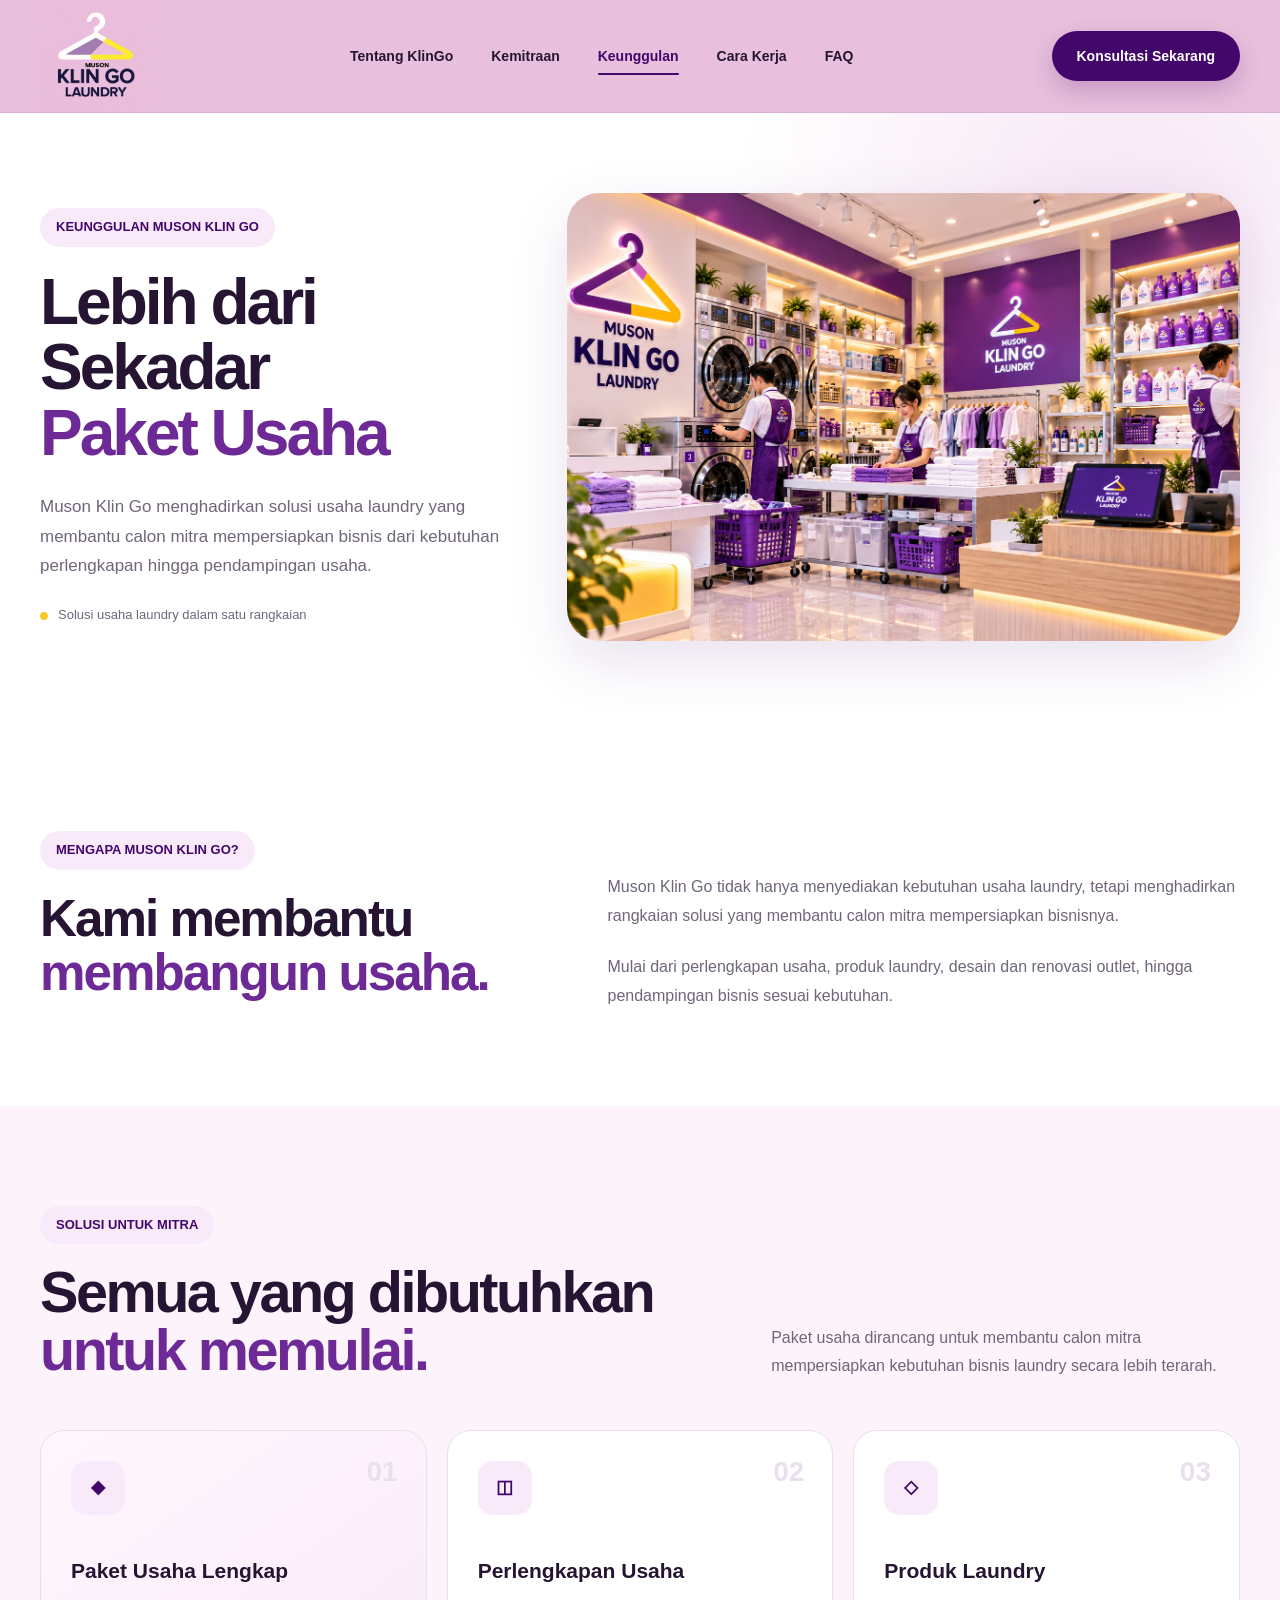
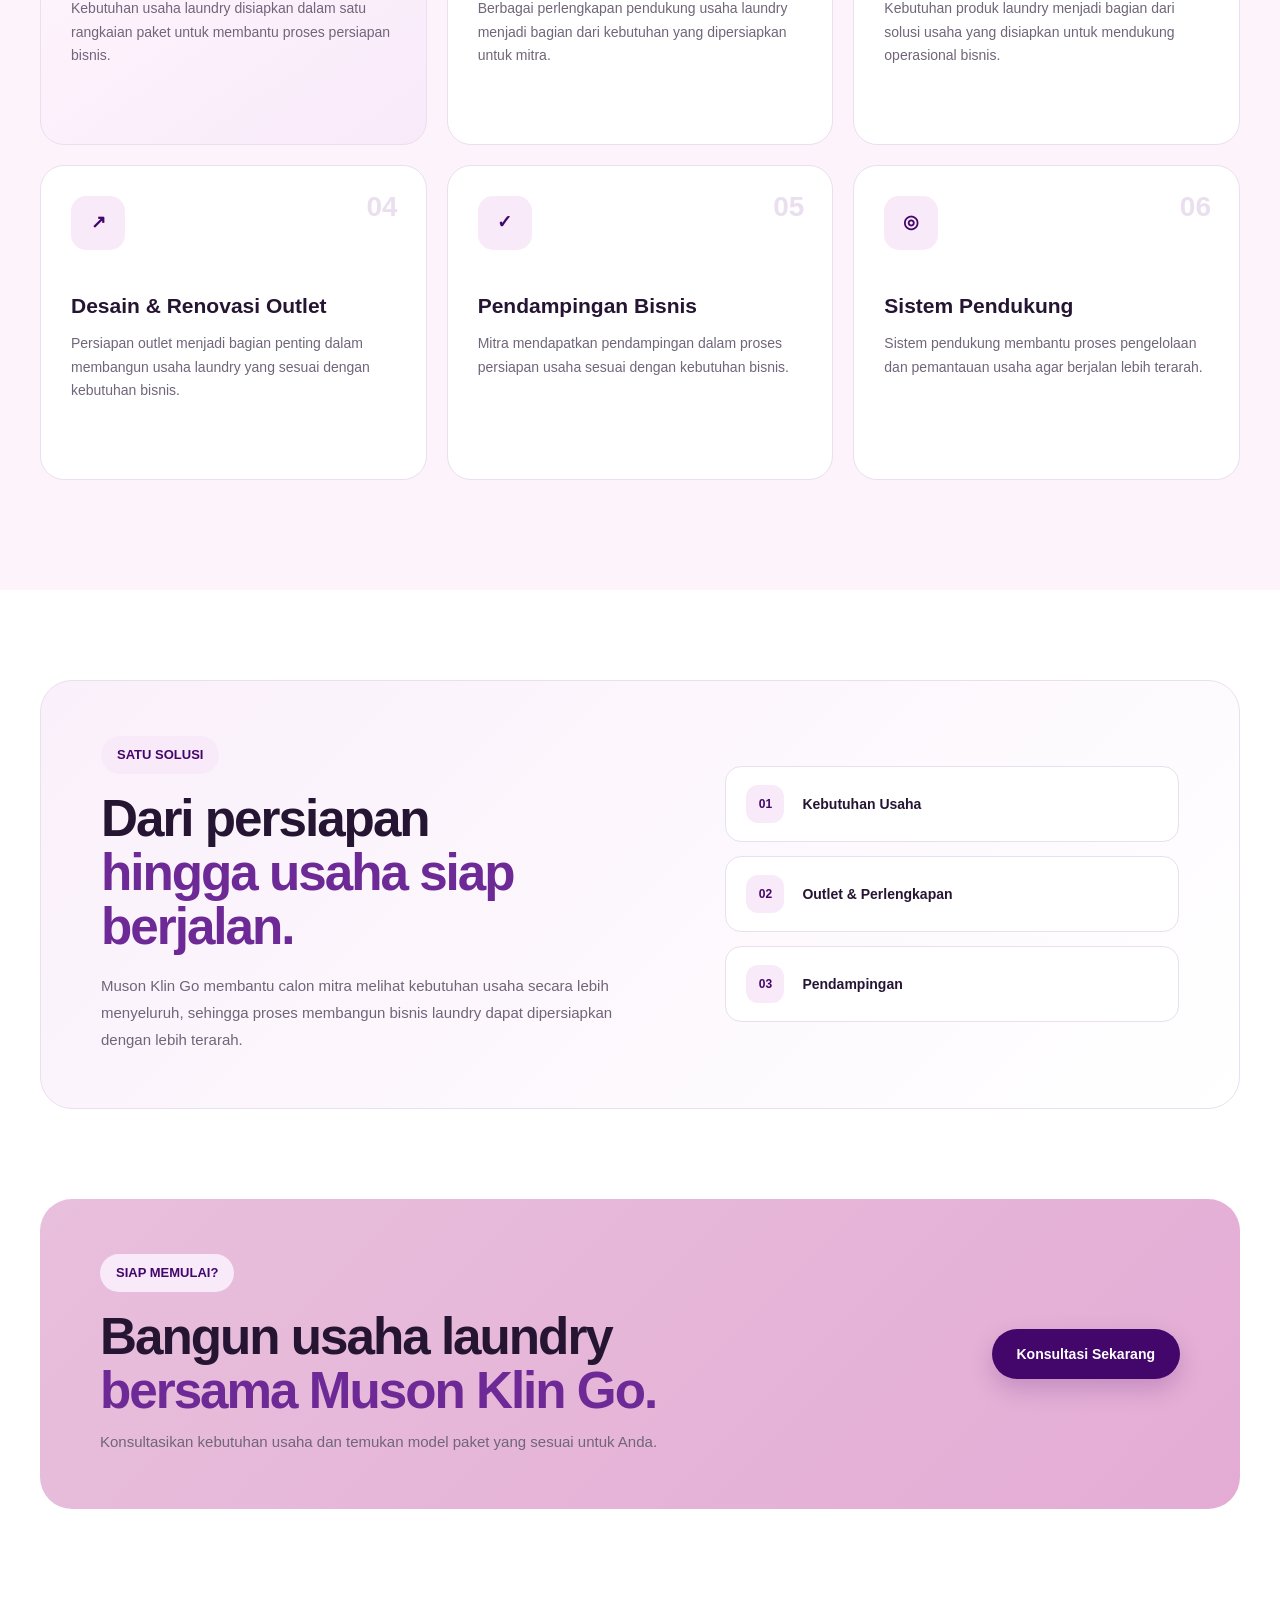
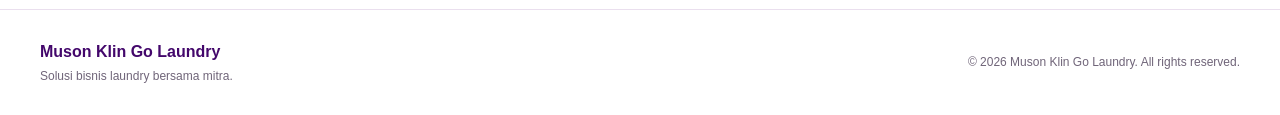
<file: keunggulan.html>
<!DOCTYPE html>
<html lang="id">

<head>
    <meta charset="UTF-8">
    <meta name="viewport" content="width=device-width, initial-scale=1.0">

    <title>Keunggulan | Muson Klin Go Laundry</title>

    <link rel="stylesheet" href="keunggulan.css">
</head>

<body>

    <!-- =====================================================
         NAVBAR
    ====================================================== -->

    <header class="navbar">

        <div class="container navbar-inner">

            <!-- LOGO -->
            <a href="/dashboard" class="logo">
                <img
                    src="assets/muson.jpg"
                    alt="Muson Klin Go Laundry"
                >
            </a>


            <!-- HAMBURGER MOBILE -->
            <button
                class="menu-toggle"
                type="button"
                aria-label="Buka menu"
                aria-expanded="false"
            >
                ☰
            </button>


            <!-- NAVIGATION -->
            <nav class="nav-menu">

                <!-- CLOSE BUTTON MOBILE -->
                <button
                    class="menu-close"
                    type="button"
                    aria-label="Tutup menu"
                >
                    ×
                </button>

                <a href="/tentang">
                    Tentang KlinGo
                </a>

                <a href="/kemitraan">
                    Kemitraan
                </a>

                <a href="/keunggulan" class="active">
                    Keunggulan
                </a>

                <a href="/carakerja">
                    Cara Kerja
                </a>

                <a href="/faq">
                    FAQ
                </a>

            </nav>


            <!-- CTA DESKTOP -->
            <a
                href="https://wa.me/6281385256074?text=Halo%20Muson%20Klin%20Go%2C%20saya%20ingin%20konsultasi%20mengenai%20paket%20usaha%20laundry."
                class="btn btn-primary navbar-button"
                target="_blank"
                rel="noopener"
            >
                Konsultasi Sekarang
            </a>

        </div>


        <!-- OVERLAY MOBILE -->
        <div class="menu-overlay"></div>

    </header>


    <main>


        <!-- =================================================
             HERO
        ================================================== -->

        <section class="advantage-hero">

            <div class="container advantage-hero-grid">


                <!-- TEXT -->

                <div class="advantage-hero-content">

                    <span class="section-label">
                        KEUNGGULAN MUSON KLIN GO
                    </span>

                    <h1>
                        Lebih dari Sekadar
                        <span>Paket Usaha</span>
                    </h1>

                    <p>
                        Muson Klin Go menghadirkan solusi usaha laundry
                        yang membantu calon mitra mempersiapkan bisnis
                        dari kebutuhan perlengkapan hingga pendampingan
                        usaha.
                    </p>

                    <div class="hero-note">

                        <span class="note-dot"></span>

                        Solusi usaha laundry dalam satu rangkaian

                    </div>

                </div>


                <!-- IMAGE -->

                <div class="advantage-hero-visual">

                    <div class="hero-image-wrapper">

                        <img
                            src="assets/keunggulan.png"
                            alt="Keunggulan paket usaha Muson Klin Go Laundry"
                        >

                    </div>

                </div>

            </div>

        </section>


        <!-- =================================================
             INTRO
        ================================================== -->

        <section class="advantage-intro">

            <div class="container intro-grid">


                <div class="intro-title">

                    <span class="section-label">
                        MENGAPA MUSON KLIN GO?
                    </span>

                    <h2>
                        Kami membantu
                        <span>membangun usaha.</span>
                    </h2>

                </div>


                <div class="intro-text">

                    <p>
                        Muson Klin Go tidak hanya menyediakan kebutuhan
                        usaha laundry, tetapi menghadirkan rangkaian
                        solusi yang membantu calon mitra mempersiapkan
                        bisnisnya.
                    </p>

                    <p>
                        Mulai dari perlengkapan usaha, produk laundry,
                        desain dan renovasi outlet, hingga pendampingan
                        bisnis sesuai kebutuhan.
                    </p>

                </div>

            </div>

        </section>


        <!-- =================================================
             ADVANTAGE CARDS
        ================================================== -->

        <section class="advantage-section">

            <div class="container">


                <div class="section-heading">

                    <div>

                        <span class="section-label">
                            SOLUSI UNTUK MITRA
                        </span>

                        <h2>
                            Semua yang dibutuhkan
                            <span>untuk memulai.</span>
                        </h2>

                    </div>

                    <p>
                        Paket usaha dirancang untuk membantu calon mitra
                        mempersiapkan kebutuhan bisnis laundry secara
                        lebih terarah.
                    </p>

                </div>


                <div class="advantage-grid">


                    <!-- CARD 1 -->

                    <article class="advantage-card featured">

                        <div class="card-number">
                            01
                        </div>

                        <div class="card-icon">
                            ◆
                        </div>

                        <h3>
                            Paket Usaha Lengkap
                        </h3>

                        <p>
                            Kebutuhan usaha laundry disiapkan dalam
                            satu rangkaian paket untuk membantu proses
                            persiapan bisnis.
                        </p>

                    </article>


                    <!-- CARD 2 -->

                    <article class="advantage-card">

                        <div class="card-number">
                            02
                        </div>

                        <div class="card-icon">
                            ◫
                        </div>

                        <h3>
                            Perlengkapan Usaha
                        </h3>

                        <p>
                            Berbagai perlengkapan pendukung usaha
                            laundry menjadi bagian dari kebutuhan
                            yang dipersiapkan untuk mitra.
                        </p>

                    </article>


                    <!-- CARD 3 -->

                    <article class="advantage-card">

                        <div class="card-number">
                            03
                        </div>

                        <div class="card-icon">
                            ◇
                        </div>

                        <h3>
                            Produk Laundry
                        </h3>

                        <p>
                            Kebutuhan produk laundry menjadi bagian
                            dari solusi usaha yang disiapkan untuk
                            mendukung operasional bisnis.
                        </p>

                    </article>


                    <!-- CARD 4 -->

                    <article class="advantage-card">

                        <div class="card-number">
                            04
                        </div>

                        <div class="card-icon">
                            ↗
                        </div>

                        <h3>
                            Desain & Renovasi Outlet
                        </h3>

                        <p>
                            Persiapan outlet menjadi bagian penting
                            dalam membangun usaha laundry yang sesuai
                            dengan kebutuhan bisnis.
                        </p>

                    </article>


                    <!-- CARD 5 -->

                    <article class="advantage-card">

                        <div class="card-number">
                            05
                        </div>

                        <div class="card-icon">
                            ✓
                        </div>

                        <h3>
                            Pendampingan Bisnis
                        </h3>

                        <p>
                            Mitra mendapatkan pendampingan dalam
                            proses persiapan usaha sesuai dengan
                            kebutuhan bisnis.
                        </p>

                    </article>


                    <!-- CARD 6 -->

                    <article class="advantage-card">

                        <div class="card-number">
                            06
                        </div>

                        <div class="card-icon">
                            ◎
                        </div>

                        <h3>
                            Sistem Pendukung
                        </h3>

                        <p>
                            Sistem pendukung membantu proses pengelolaan
                            dan pemantauan usaha agar berjalan lebih
                            terarah.
                        </p>

                    </article>

                </div>

            </div>

        </section>


        <!-- =================================================
             HIGHLIGHT
        ================================================== -->

        <section class="highlight-section">

            <div class="container highlight-box">


                <div class="highlight-content">

                    <span class="section-label">
                        SATU SOLUSI
                    </span>

                    <h2>
                        Dari persiapan
                        <span>hingga usaha siap berjalan.</span>
                    </h2>

                    <p>
                        Muson Klin Go membantu calon mitra melihat
                        kebutuhan usaha secara lebih menyeluruh,
                        sehingga proses membangun bisnis laundry
                        dapat dipersiapkan dengan lebih terarah.
                    </p>

                </div>


                <div class="highlight-points">

                    <div class="highlight-point">

                        <span>01</span>

                        <strong>
                            Kebutuhan Usaha
                        </strong>

                    </div>


                    <div class="highlight-point">

                        <span>02</span>

                        <strong>
                            Outlet & Perlengkapan
                        </strong>

                    </div>


                    <div class="highlight-point">

                        <span>03</span>

                        <strong>
                            Pendampingan
                        </strong>

                    </div>

                </div>

            </div>

        </section>


        <!-- =================================================
             CTA
        ================================================== -->

        <section class="advantage-cta">

            <div class="container cta-box">


                <div>

                    <span class="section-label">
                        SIAP MEMULAI?
                    </span>

                    <h2>
                        Bangun usaha laundry
                        <span>bersama Muson Klin Go.</span>
                    </h2>

                    <p>
                        Konsultasikan kebutuhan usaha dan temukan
                        model paket yang sesuai untuk Anda.
                    </p>

                </div>


                <a
                    href="https://wa.me/6281385256074?text=Halo%20Muson%20Klin%20Go%2C%20saya%20ingin%20konsultasi%20mengenai%20paket%20usaha%20laundry."
                    class="btn btn-primary hero-button"
                    target="_blank"
                    rel="noopener"
                >
                    Konsultasi Sekarang
                </a>

            </div>

        </section>

    </main>


    <!-- =====================================================
         FOOTER STANDARD
    ====================================================== -->

    <footer class="footer">

        <div class="container footer-inner">

            <div>

                <strong>
                    Muson Klin Go Laundry
                </strong>

                <p>
                    Solusi bisnis laundry bersama mitra.
                </p>

            </div>

            <p class="footer-copy">
                © 2026 Muson Klin Go Laundry. All rights reserved.
            </p>

        </div>

    </footer>


    <!-- JAVASCRIPT -->
    <script src="script.js"></script>

</body>
</html>
</file>
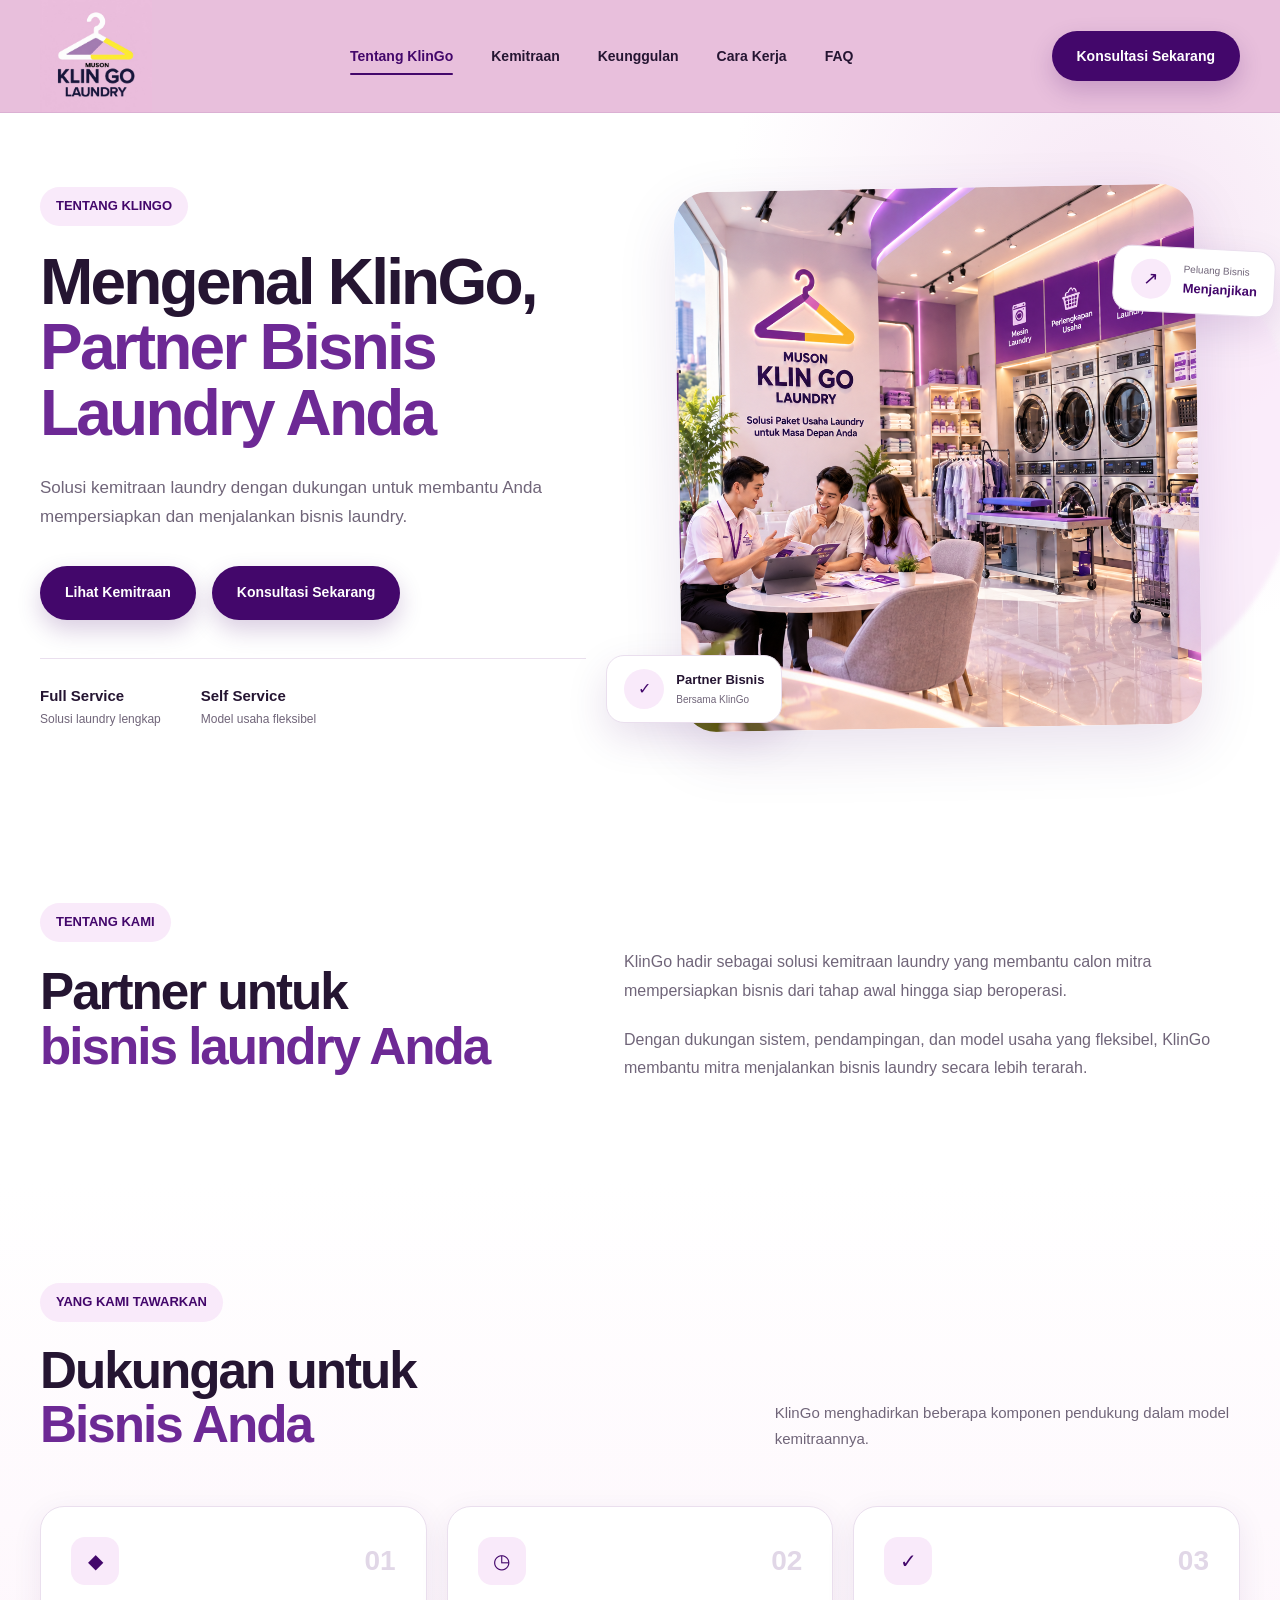
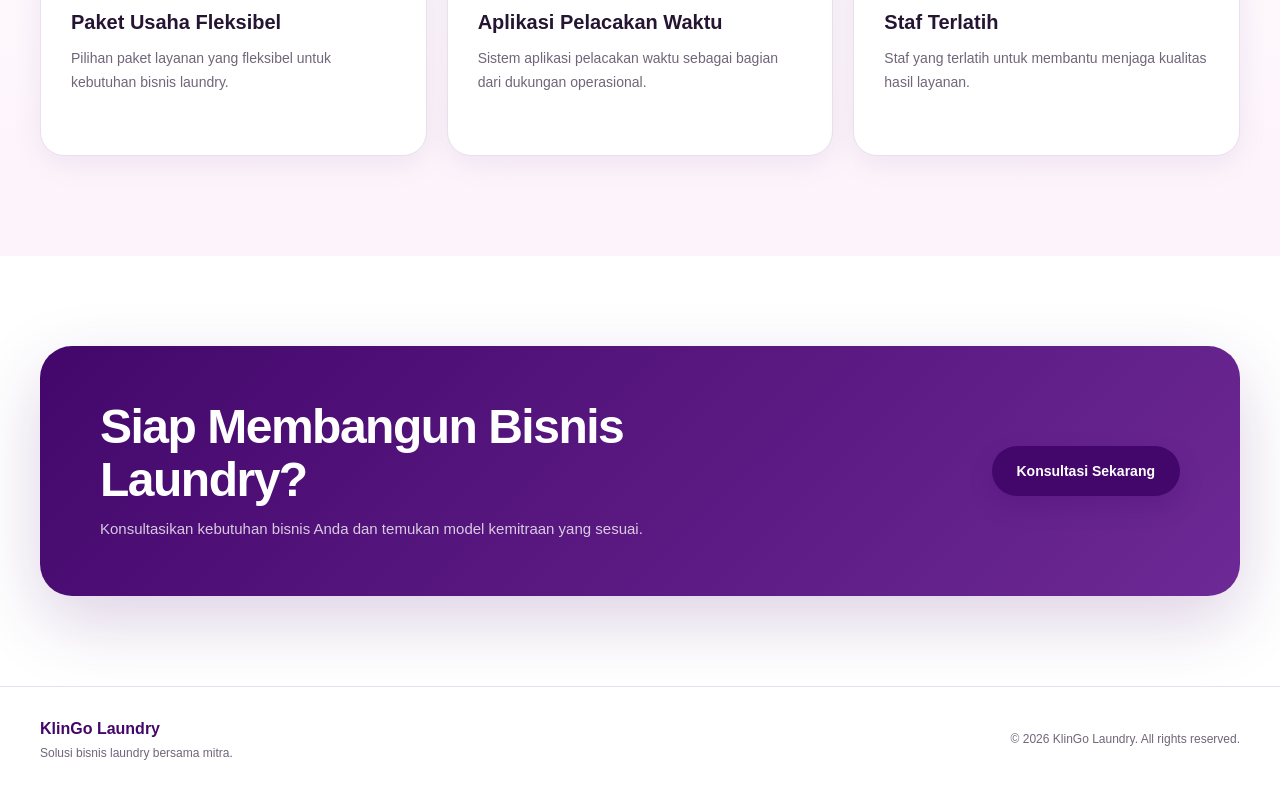
<file: tentang.html>
<!DOCTYPE html>
<html lang="id">

<head>
    <meta charset="UTF-8">
    <meta name="viewport" content="width=device-width, initial-scale=1.0">

    <title>Tentang KlinGo | KlinGo Laundry</title>

    <meta
        name="description"
        content="Tentang KlinGo Laundry dan solusi kemitraan untuk membangun bisnis laundry yang siap bertumbuh."
    >

    <link rel="stylesheet" href="tentang.css">
</head>

<body>

    <!-- =====================================================
         HEADER / NAVBAR
         ===================================================== -->

    <header class="navbar">

        <div class="container navbar-inner">

            <!-- LOGO -->
            <a href="/dashboard" class="logo">
                <img
                    src="assets/muson.jpg"
                    alt="Muson KlinGo Laundry"
                >
            </a>


            <!-- HAMBURGER MOBILE -->
            <button
                class="menu-toggle"
                type="button"
                aria-label="Buka menu"
                aria-expanded="false"
            >
                ☰
            </button>


            <!-- NAVIGATION -->
            <nav class="nav-menu">

                <!-- CLOSE BUTTON MOBILE -->
                <button
                    class="menu-close"
                    type="button"
                    aria-label="Tutup menu"
                >
                    ×
                </button>

                <a href="/tentang" class="active">
                    Tentang KlinGo
                </a>

                <a href="/kemitraan">
                    Kemitraan
                </a>

                <a href="/keunggulan">
                    Keunggulan
                </a>

                <a href="/carakerja">
                    Cara Kerja
                </a>

                <a href="/faq">
                    FAQ
                </a>

            </nav>


            <!-- CTA DESKTOP -->
            <a
                href="https://wa.me/6281385256074?text=Halo%20Muson%20Klin%20Go%2C%20saya%20ingin%20konsultasi%20mengenai%20paket%20usaha%20laundry."
                class="btn btn-primary navbar-button"
                target="_blank"
                rel="noopener"
            >
                Konsultasi Sekarang
            </a>

        </div>


        <!-- MOBILE OVERLAY -->
        <div class="menu-overlay"></div>

    </header>


    <!-- =====================================================
         MAIN CONTENT
         ===================================================== -->

    <main>


        <!-- =================================================
             HERO TENTANG
             ================================================= -->

        <section class="about-hero">

            <div class="container about-hero-container">


                <!-- LEFT CONTENT -->

                <div class="about-hero-content">

                    <div class="section-label">
                        TENTANG KLINGO
                    </div>


                    <h1>
                        Mengenal KlinGo,
                        <strong>Partner Bisnis Laundry Anda</strong>
                    </h1>


                    <p>
                        Solusi kemitraan laundry dengan dukungan untuk
                        membantu Anda mempersiapkan dan menjalankan
                        bisnis laundry.
                    </p>


                    <div class="hero-actions">

                        <a
                            href="/kemitraan"
                            class="btn btn-primary"
                        >
                            Lihat Kemitraan
                        </a>


                        <a
                            href="https://wa.me/6281385256074?text=Halo%20Muson%20Klin%20Go%2C%20saya%20ingin%20konsultasi%20mengenai%20paket%20usaha%20laundry."
                            class="btn btn-primary hero-button"
                            target="_blank"
                            rel="noopener"
                        >
                            Konsultasi Sekarang
                        </a>

                    </div>


                    <div class="hero-bottom-info">

                        <div>
                            <strong>Full Service</strong>
                            <span>Solusi laundry lengkap</span>
                        </div>

                        <div>
                            <strong>Self Service</strong>
                            <span>Model usaha fleksibel</span>
                        </div>

                    </div>

                </div>


                <!-- RIGHT VISUAL -->

                <div class="about-hero-visual">

                    <div class="visual-glow"></div>


                    <div class="about-image-wrapper">

                        <img
                            src="assets/tentang.png"
                            alt="Ilustrasi bisnis KlinGo"
                            class="about-image"
                        >

                    </div>


                    <!-- OPPORTUNITY CARD -->

                    <div class="about-opportunity">

                        <div class="opportunity-icon">
                            ↗
                        </div>

                        <div>
                            <small>Peluang Bisnis</small>
                            <strong>Menjanjikan</strong>
                        </div>

                    </div>


                    <!-- PARTNER CARD -->

                    <div class="about-partner">

                        <div class="partner-icon">
                            ✓
                        </div>

                        <div>
                            <strong>Partner Bisnis</strong>
                            <span>Bersama KlinGo</span>
                        </div>

                    </div>

                </div>

            </div>

        </section>


        <!-- =================================================
             TENTANG KLINGO
             ================================================== -->

        <section class="about-intro">

            <div class="container intro-container">


                <div class="intro-heading">

                    <div class="section-label">
                        TENTANG KAMI
                    </div>

                    <h2>
                        Partner untuk
                        <span>bisnis laundry Anda</span>
                    </h2>

                </div>


                <div class="intro-text">

                    <p>
                        KlinGo hadir sebagai solusi kemitraan laundry
                        yang membantu calon mitra mempersiapkan bisnis
                        dari tahap awal hingga siap beroperasi.
                    </p>

                    <p>
                        Dengan dukungan sistem, pendampingan, dan model
                        usaha yang fleksibel, KlinGo membantu mitra
                        menjalankan bisnis laundry secara lebih terarah.
                    </p>

                </div>

            </div>

        </section>


        <!-- =================================================
             DUKUNGAN BISNIS
             ================================================== -->

        <section class="support-section">

            <div class="container">


                <div class="support-heading">

                    <div>

                        <div class="section-label">
                            YANG KAMI TAWARKAN
                        </div>

                        <h2>
                            Dukungan untuk
                            <span>Bisnis Anda</span>
                        </h2>

                    </div>


                    <p>
                        KlinGo menghadirkan beberapa komponen
                        pendukung dalam model kemitraannya.
                    </p>

                </div>


                <div class="support-grid">


                    <!-- CARD 1 -->

                    <article class="support-card">

                        <div class="support-card-top">

                            <div class="support-icon">
                                ◆
                            </div>

                            <span class="support-number">
                                01
                            </span>

                        </div>


                        <h3>
                            Paket Usaha Fleksibel
                        </h3>

                        <p>
                            Pilihan paket layanan yang fleksibel
                            untuk kebutuhan bisnis laundry.
                        </p>

                    </article>


                    <!-- CARD 2 -->

                    <article class="support-card">

                        <div class="support-card-top">

                            <div class="support-icon">
                                ◷
                            </div>

                            <span class="support-number">
                                02
                            </span>

                        </div>


                        <h3>
                            Aplikasi Pelacakan Waktu
                        </h3>

                        <p>
                            Sistem aplikasi pelacakan waktu sebagai
                            bagian dari dukungan operasional.
                        </p>

                    </article>


                    <!-- CARD 3 -->

                    <article class="support-card">

                        <div class="support-card-top">

                            <div class="support-icon">
                                ✓
                            </div>

                            <span class="support-number">
                                03
                            </span>

                        </div>


                        <h3>
                            Staf Terlatih
                        </h3>

                        <p>
                            Staf yang terlatih untuk membantu menjaga
                            kualitas hasil layanan.
                        </p>

                    </article>

                </div>

            </div>

        </section>


        <!-- =================================================
             CTA
             ================================================== -->

        <section class="about-cta">

            <div class="container">

                <div class="cta-box">

                    <div>

                        <h2>
                            Siap Membangun Bisnis Laundry?
                        </h2>

                        <p>
                            Konsultasikan kebutuhan bisnis Anda dan
                            temukan model kemitraan yang sesuai.
                        </p>

                    </div>


                    <a
                        href="https://wa.me/6281385256074?text=Halo%20Muson%20Klin%20Go%2C%20saya%20ingin%20konsultasi%20mengenai%20paket%20usaha%20laundry."
                        class="btn btn-primary hero-button"
                        target="_blank"
                        rel="noopener"
                    >
                        Konsultasi Sekarang
                    </a>

                </div>

            </div>

        </section>

    </main>


    <!-- =====================================================
         FOOTER
         ===================================================== -->

    <footer class="footer">

        <div class="container footer-inner">

            <div>

                <strong>KlinGo Laundry</strong>

                <p>
                    Solusi bisnis laundry bersama mitra.
                </p>

            </div>


            <p class="footer-copy">
                © 2026 KlinGo Laundry. All rights reserved.
            </p>

        </div>

    </footer>


    <!-- =====================================================
         MOBILE MENU SCRIPT
         ===================================================== -->

    <script src="script.js"></script>

</body>
</html>
</file>
<file: style.css>
/* =========================================================
   KLIN GO LAUNDRY
   HOME / MAIN STYLESHEET
   STANDARD: KEUNGGULAN.CSS
   ========================================================= */


/* =========================================================
   ROOT VARIABLES
   ========================================================= */

:root {
    --primary: #43076b;
    --primary-dark: #2d0649;
    --primary-light: #6d2995;

    --pink: #e8bfdc;
    --pink-light: #f9eafa;
    --pink-soft: #fdf3fb;
    --pink-dark: #eac8e1;

    --yellow: #f7c928;
    --yellow-light: #ffe98a;

    --white: #ffffff;

    --text: #251532;
    --text-muted: #706579;

    --border: #eadfee;

    --container: 1280px;

    --radius-sm: 12px;
    --radius-md: 20px;
    --radius-lg: 32px;

    --shadow-sm: 0 8px 30px rgba(67, 7, 107, 0.08);
    --shadow-md: 0 20px 60px rgba(67, 7, 107, 0.12);
}


/* =========================================================
   RESET
   ========================================================= */

* {
    margin: 0;
    padding: 0;
    box-sizing: border-box;
}

html {
    scroll-behavior: smooth;
}

body {
    font-family: Inter, "Segoe UI", Arial, sans-serif;
    color: var(--text);
    background: var(--white);
    line-height: 1.6;
    overflow-x: hidden;
}

body.menu-open {
    overflow: hidden;
}

img {
    max-width: 100%;
    display: block;
}

a {
    text-decoration: none;
    color: inherit;
}

button {
    font-family: inherit;
}


/* =========================================================
   CONTAINER
   ========================================================= */

.container {
    width: min(calc(100% - 80px), var(--container));
    margin-inline: auto;
}


/* =========================================================
   BUTTON
   ========================================================= */

.btn {
    display: inline-flex;
    align-items: center;
    justify-content: center;
    gap: 9px;

    min-height: 50px;
    padding: 14px 25px;

    border-radius: 999px;

    font-size: 14px;
    font-weight: 700;

    transition:
        transform 0.25s ease,
        box-shadow 0.25s ease,
        background 0.25s ease,
        color 0.25s ease;
}

.btn span {
    font-size: 18px;
    transition: transform 0.25s ease;
}

.btn:hover {
    transform: translateY(-2px);
}

.btn:hover span {
    transform: translateX(4px);
}

.btn-primary {
    background: var(--primary);
    color: var(--white);

    box-shadow:
        0 10px 25px rgba(67, 7, 107, 0.20);
}

.btn-primary:hover {
    background: var(--primary-dark);

    box-shadow:
        0 14px 30px rgba(67, 7, 107, 0.25);
}


/* =========================================================
   NAVBAR
   STANDARD — SAMA DENGAN KEUNGGULAN
   ========================================================= */

.navbar {
    position: relative;
    z-index: 100;

    background: var(--pink);

    border-bottom:
        1px solid
        rgba(67, 7, 107, 0.08);
}

.navbar-inner {
    min-height: 112px;

    display: grid;

    grid-template-columns:
        auto
        1fr
        auto;

    align-items: center;

    column-gap: 50px;
}


/* =========================================================
   LOGO
   ========================================================= */

.logo {
    width: 112px;
    height: 112px;

    flex-shrink: 0;
}

.logo img {
    width: 112px;
    height: 112px;

    display: block;
    object-fit: cover;
}


/* =========================================================
   NAVIGATION MENU
   ========================================================= */

.nav-menu {
    display: flex;
    align-items: center;
    justify-content: center;

    gap: 38px;

    white-space: nowrap;
    min-width: 0;
}

.nav-menu a {
    position: relative;

    color: var(--text);

    font-size: 14px;
    font-weight: 600;

    transition:
        color 0.25s ease;
}

.nav-menu a::after {
    content: "";

    position: absolute;

    left: 0;
    bottom: -8px;

    width: 0;
    height: 2px;

    border-radius: 999px;

    background: var(--primary);

    transition:
        width 0.25s ease;
}

.nav-menu a:hover {
    color: var(--primary);
}

.nav-menu a:hover::after {
    width: 100%;
}

.nav-menu a.active {
    color: var(--primary);
    font-weight: 700;
}

.nav-menu a.active::after {
    width: 100%;
}


/* =========================================================
   NAVBAR CTA
   ========================================================= */

.navbar-button {
    flex-shrink: 0;
    white-space: nowrap;

    min-height: 50px;
    padding: 14px 25px;

    font-size: 14px;
}


/* =========================================================
   MOBILE MENU ELEMENTS
   DESKTOP = HIDDEN
   ========================================================= */

.menu-toggle,
.menu-close,
.menu-overlay {
    display: none;
}


/* =========================================================
   HERO
   ========================================================= */

.hero {
    position: relative;

    min-height: 690px;

    display: flex;
    align-items: center;

    overflow: hidden;

    background:
        radial-gradient(
            circle at 80% 20%,
            rgba(235, 198, 232, 0.35),
            transparent 30%
        ),
        linear-gradient(
            135deg,
            #ffffff 0%,
            #ffffff 100%
        );
}

.hero-container {
    min-height: 690px;

    display: grid;

    grid-template-columns:
        minmax(0, 0.95fr)
        minmax(0, 1.05fr);

    align-items: center;

    gap: 50px;
}


/* =========================================================
   HERO CONTENT
   ========================================================= */

.hero-content {
    position: relative;
    z-index: 5;

    padding-block: 70px;
}

.hero-label {
    width: fit-content;

    display: inline-flex;
    align-items: center;

    gap: 10px;

    padding: 9px 16px;

    border-radius: 999px;

    background: var(--pink-light);
    color: var(--primary);

    font-size: 13px;
    font-weight: 700;

    margin-bottom: 24px;
}

.hero-label-icon {
    display: flex;
    align-items: center;
    justify-content: center;

    width: 20px;
    height: 20px;

    border-radius: 50%;

    background: var(--white);

    font-size: 11px;
}


/* =========================================================
   HERO TITLE
   ========================================================= */

.hero h1 {
    max-width: 690px;

    color: var(--primary);

    font-size:
        clamp(
            48px,
            5vw,
            72px
        );

    line-height: 1.02;

    letter-spacing: -2.8px;

    font-weight: 800;
}

.hero h1 span {
    display: block;
}

.hero h1 strong {
    display: block;

    color: var(--primary-light);

    font-weight: 800;
}


/* =========================================================
   HERO DESCRIPTION
   ========================================================= */

.hero-description {
    max-width: 540px;

    margin-top: 28px;

    color: var(--text-muted);

    font-size: 17px;
    line-height: 1.7;
}


/* =========================================================
   HERO ACTIONS
   ========================================================= */

.hero-actions {
    display: flex;
    align-items: center;

    gap: 22px;

    margin-top: 34px;
}

.hero-button {
    min-height: 58px;

    padding-inline: 28px;
}


/* =========================================================
   PRICE BADGE
   ========================================================= */

.price-badge {
    display: flex;
    align-items: center;

    gap: 12px;

    min-height: 58px;

    padding: 8px 18px 8px 14px;

    border:
        1px solid
        #e6c9e8;

    border-radius: 999px;

    background:
        rgba(
            255,
            255,
            255,
            0.75
        );
}

.price-icon {
    width: 38px;
    height: 38px;

    display: flex;
    align-items: center;
    justify-content: center;

    border-radius: 50%;

    background: #f5e2f4;

    color: var(--primary);

    font-size: 12px;
    font-weight: 800;
}

.price-badge small {
    display: block;

    color: var(--text-muted);

    font-size: 11px;
    line-height: 1.2;
}

.price-badge strong {
    display: block;

    color: var(--primary);

    font-size: 20px;
    line-height: 1.2;
}


/* =========================================================
   HERO VISUAL
   ========================================================= */

.hero-visual {
    position: relative;

    min-height: 600px;

    display: flex;
    align-items: center;
    justify-content: center;
}

.hero-image-wrapper {
    position: relative;
    z-index: 3;

    width: 92%;

    border-radius: 40px;

    overflow: hidden;

    transform: rotate(-1.5deg);

    box-shadow: var(--shadow-md);
}

.hero-image {
    width: 100%;
    height: 500px;

    object-fit: cover;
}


/* =========================================================
   HERO DECORATIONS
   ========================================================= */

.hero-decoration {
    position: absolute;

    border-radius: 50%;

    z-index: 1;
}

.decoration-pink {
    width: 210px;
    height: 210px;

    left: 2%;
    top: 10%;

    background:
        rgba(
            237,
            197,
            231,
            0.75
        );
}

.decoration-yellow {
    width: 190px;
    height: 190px;

    right: 0;
    bottom: 7%;

    background: var(--yellow);
}

.decoration-purple {
    width: 130px;
    height: 130px;

    left: 10%;
    bottom: 4%;

    background: var(--primary);
}


/* =========================================================
   HERO INFO CARD
   ========================================================= */

.hero-info-card {
    position: absolute;

    right: -10px;
    bottom: 45px;

    z-index: 5;

    width: 260px;

    padding: 22px;

    border-radius: 22px;

    background:
        rgba(
            255,
            255,
            255,
            0.95
        );

    box-shadow:
        0 20px 50px
        rgba(
            67,
            7,
            107,
            0.15
        );

    backdrop-filter: blur(15px);
}

.info-item {
    display: flex;
    align-items: center;

    gap: 12px;

    color: var(--text);

    font-size: 12px;
    font-weight: 600;
}

.info-item + .info-item {
    margin-top: 16px;
}

.info-icon {
    width: 24px;
    height: 24px;

    display: flex;
    align-items: center;
    justify-content: center;

    flex-shrink: 0;

    border-radius: 50%;

    background: #f0dcf1;

    color: var(--primary);

    font-size: 12px;
    font-weight: 800;
}


/* =========================================================
   OPPORTUNITY CARD
   ========================================================= */

.opportunity-card {
    position: absolute;

    top: 95px;
    right: -25px;

    z-index: 6;

    display: flex;
    align-items: center;

    gap: 10px;

    padding: 13px 18px;

    border-radius: 18px;

    background: #fff5cf;

    box-shadow:
        0 12px 30px
        rgba(
            67,
            7,
            107,
            0.10
        );

    transform: rotate(3deg);
}

.opportunity-icon {
    width: 34px;
    height: 34px;

    display: flex;
    align-items: center;
    justify-content: center;

    border-radius: 50%;

    background: var(--yellow);

    color: var(--primary);

    font-size: 18px;
    font-weight: 800;
}

.opportunity-card small {
    display: block;

    color: var(--primary);

    font-size: 10px;
}

.opportunity-card strong {
    display: block;

    color: var(--primary);

    font-size: 12px;
}


/* =========================================================
   TRUST SECTION
   ========================================================= */

.trust-section {
    position: relative;

    background: var(--pink);

    border-top:
        1px solid
        rgba(255, 255, 255, 0.35);

    border-bottom:
        1px solid
        rgba(67, 7, 107, 0.05);
}

.trust-grid {
    display: grid;

    grid-template-columns:
        repeat(4, 1fr);

    padding-block: 42px;
}

.trust-item {
    display: flex;
    align-items: center;

    gap: 16px;

    padding-inline: 30px;
}

.trust-item + .trust-item {
    border-left:
        1px solid
        var(--border);
}

.trust-icon {
    width: 48px;
    height: 48px;

    display: flex;
    align-items: center;
    justify-content: center;

    flex-shrink: 0;

    border-radius: 50%;

    background: #ffffff;

    color: var(--primary);

    font-size: 18px;
    font-weight: 800;
}

.trust-item h3 {
    color: var(--primary);

    font-size: 14px;
    font-weight: 700;
}

.trust-item p {
    margin-top: 4px;

    color: var(--text-muted);

    font-size: 11px;
    line-height: 1.5;
}


/* =========================================================
   TABLET
   ========================================================= */

@media (max-width: 1200px) {

    .container {
        width: min(
            calc(100% - 48px),
            var(--container)
        );
    }

    .navbar-inner {
        column-gap: 25px;
    }

    .nav-menu {
        gap: 22px;
    }

    .nav-menu a {
        font-size: 13px;
    }

    .hero-container {
        gap: 30px;
    }

    .hero h1 {
        font-size: 58px;
    }
}


/* =========================================================
   SMALL LAPTOP / TABLET
   ========================================================= */

@media (max-width: 1000px) {

    .navbar-inner {
        grid-template-columns:
            auto
            1fr
            auto;

        column-gap: 20px;
    }

    .nav-menu {
        gap: 15px;
    }

    .nav-menu a {
        font-size: 12px;
    }

    .navbar-button {
        min-height: 50px;
        padding: 14px 25px;
        font-size: 14px;
    }

    .hero-container {
        grid-template-columns: 1fr;

        padding-block: 60px;
    }

    .hero-content {
        text-align: center;

        padding-block: 0;
    }

    .hero-label {
        margin-inline: auto;
    }

    .hero-description {
        margin-inline: auto;
    }

    .hero-actions {
        justify-content: center;
    }

    .hero-visual {
        min-height: 540px;
    }

    .hero-image-wrapper {
        width: 80%;
    }

    .trust-grid {
        grid-template-columns:
            repeat(2, 1fr);

        gap: 30px;
    }

    .trust-item + .trust-item {
        border-left: none;
    }
}


/* =========================================================
   MOBILE
   HEADER:
   LOGO + HAMBURGER
   ========================================================= */

@media (max-width: 700px) {

    /* -----------------------------------------------------
       CONTAINER
       ----------------------------------------------------- */

    .container {
        width: calc(100% - 24px);
        max-width: none;
    }


    /* -----------------------------------------------------
       NAVBAR
       ----------------------------------------------------- */

    .navbar {
        position: relative;
        z-index: 2000;

        min-height: auto;

        padding: 10px 0 8px;
    }

    .navbar-inner {
        position: relative;

        width: calc(100% - 24px);

        min-height: 0;

        display: flex;

        flex-direction: row;

        align-items: center;

        justify-content: space-between;

        gap: 0;
    }


    /* -----------------------------------------------------
       LOGO
       ----------------------------------------------------- */

    .navbar .logo {
        display: flex;

        width: 62px;
        height: 62px;

        flex-shrink: 0;
    }

    .navbar .logo img {
        width: 62px;
        height: 62px;

        object-fit: cover;
    }


    /* -----------------------------------------------------
       HAMBURGER
       ----------------------------------------------------- */

    .navbar .menu-toggle {
        display: flex;

        align-items: center;
        justify-content: center;

        width: 42px;
        height: 42px;

        margin-left: auto;

        padding: 0;

        border: none;
        border-radius: 0;

        background: transparent;

        color: var(--primary);

        font-family: Arial, sans-serif;

        font-size: 30px;
        font-weight: 400;
        line-height: 1;

        cursor: pointer;

        z-index: 2100;
    }

    .navbar .menu-toggle:hover {
        color: var(--primary-dark);
        transform: none;
    }


    /* -----------------------------------------------------
       CTA MOBILE = HIDDEN
       ----------------------------------------------------- */

    .navbar .navbar-button {
        display: none;
    }


    /* -----------------------------------------------------
       MOBILE MENU PANEL
       ----------------------------------------------------- */

    .navbar .nav-menu {
        position: fixed;

        top: 0;
        right: 0;
        bottom: 0;
        left: auto;

        width: min(82vw, 340px);

        height: 100vh;
        height: 100dvh;

        margin: 0;

        padding: 90px 25px 30px;

        display: flex;

        flex-direction: column;

        align-items: stretch;
        justify-content: flex-start;

        gap: 0;

        background: var(--primary);

        overflow-x: hidden;
        overflow-y: auto;

        white-space: normal;

        transform: translateX(100%);

        visibility: hidden;

        transition:
            transform 0.3s ease,
            visibility 0.3s ease;

        box-shadow:
            -15px 0 40px
            rgba(0, 0, 0, 0.20);

        z-index: 2002;
    }


    /* -----------------------------------------------------
       MENU OPEN
       ----------------------------------------------------- */

    .navbar .nav-menu.active {
        transform: translateX(0);

        visibility: visible;
    }


    /* -----------------------------------------------------
       CLOSE BUTTON
       ----------------------------------------------------- */

    .navbar .menu-close {
        position: absolute;

        top: 20px;
        right: 20px;

        display: flex;

        align-items: center;
        justify-content: center;

        width: 42px;
        height: 42px;

        margin: 0;
        padding: 0;

        border: none;
        border-radius: 0;

        background: transparent;

        color: var(--white);

        font-family: Arial, sans-serif;

        font-size: 40px;
        font-weight: 300;
        line-height: 1;

        cursor: pointer;

        z-index: 2004;
    }

    .navbar .menu-close:hover {
        color: var(--white);
        transform: none;
    }


    /* -----------------------------------------------------
       MOBILE MENU LINKS
       ----------------------------------------------------- */

    .navbar .nav-menu a {
        position: relative;

        display: flex;

        align-items: center;

        width: 100%;

        min-height: 58px;

        margin: 0;

        padding: 15px 5px;

        border: none;

        border-bottom:
            1px solid
            rgba(255, 255, 255, 0.22);

        color: var(--white);

        font-size: 18px;
        font-weight: 700;

        line-height: 1.3;

        text-align: left;

        white-space: nowrap;
    }

    .navbar .nav-menu a::after {
        display: none;
    }

    .navbar .nav-menu a:hover,
    .navbar .nav-menu a.active {
        color: var(--white);

        background: transparent;
    }


    /* -----------------------------------------------------
       OVERLAY
       ----------------------------------------------------- */

    .navbar .menu-overlay {
        position: fixed;

        inset: 0;

        display: block;

        width: 100vw;

        height: 100vh;
        height: 100dvh;

        margin: 0;
        padding: 0;

        background:
            rgba(0, 0, 0, 0.55);

        opacity: 0;

        visibility: hidden;

        pointer-events: none;

        transition:
            opacity 0.3s ease,
            visibility 0.3s ease;

        z-index: 2001;
    }

    .navbar .menu-overlay.active {
        opacity: 1;

        visibility: visible;

        pointer-events: auto;
    }


    /* -----------------------------------------------------
       HERO
       ----------------------------------------------------- */

    .hero {
        min-height: auto;

        overflow: hidden;
    }

    .hero-container {
        width: calc(100% - 24px);

        min-height: auto;

        display: flex;

        flex-direction: column;

        align-items: stretch;

        gap: 30px;

        padding-block: 42px 50px;
    }

    .hero-content {
        width: 100%;

        max-width: 100%;
        min-width: 0;

        padding: 0;

        text-align: center;
    }

    .hero-label {
        max-width: 100%;

        margin-inline: auto;

        font-size: 11px;

        padding: 8px 13px;
    }

    .hero h1 {
        width: 100%;
        max-width: 100%;

        margin: 0 auto;

        font-size:
            clamp(
                34px,
                10vw,
                48px
            );

        line-height: 1.06;

        letter-spacing: -1.5px;

        overflow-wrap: anywhere;
    }

    .hero h1 span,
    .hero h1 strong {
        display: block;
    }

    .hero-description {
        width: 100%;
        max-width: 100%;

        margin: 22px auto 0;

        font-size: 14px;
        line-height: 1.7;
    }


    /* -----------------------------------------------------
       HERO BUTTON
       ----------------------------------------------------- */

    .hero-actions {
        width: 100%;

        margin-top: 26px;

        display: flex;

        flex-direction: column;

        align-items: stretch;

        gap: 12px;
    }

    .hero-button {
        width: 100%;

        min-height: 52px;

        padding-inline: 18px;
    }

    .price-badge {
        width: 100%;

        justify-content: center;

        min-height: 54px;
    }


    /* -----------------------------------------------------
       HERO VISUAL
       ----------------------------------------------------- */

    .hero-visual {
        width: 100%;
        min-width: 0;

        min-height: auto;

        display: flex;

        justify-content: center;
    }

    .hero-image-wrapper {
        width: 100%;
        max-width: 100%;

        border-radius: 24px;

        transform: none;
    }

    .hero-image {
        width: 100%;

        height: auto;

        min-height: 0;

        max-height: 420px;

        object-fit: cover;
    }


    /* -----------------------------------------------------
       DECORATIONS
       ----------------------------------------------------- */

    .decoration-pink {
        width: 120px;
        height: 120px;
    }

    .decoration-yellow {
        width: 100px;
        height: 100px;
    }

    .decoration-purple {
        width: 80px;
        height: 80px;
    }


    /* -----------------------------------------------------
       FLOATING CARD
       ----------------------------------------------------- */

    .hero-info-card {
        right: 5px;

        bottom: 15px;

        width:
            min(
                200px,
                calc(100% - 30px)
            );

        padding: 15px;

        border-radius: 16px;
    }

    .info-item {
        font-size: 10px;
    }

    .info-item + .info-item {
        margin-top: 9px;
    }

    .opportunity-card {
        right: 5px;

        top: 25px;

        max-width: 180px;

        padding: 10px 12px;

        transform: scale(0.85);

        transform-origin: right top;
    }


    /* -----------------------------------------------------
       TRUST
       ----------------------------------------------------- */

    .trust-grid {
        grid-template-columns: 1fr;

        gap: 0;

        padding-block: 25px;
    }

    .trust-item {
        padding: 15px 0;
    }

    .trust-item + .trust-item {
        border-left: none;

        border-top:
            1px solid
            var(--border);
    }
}


/* =========================================================
   VERY SMALL PHONE
   ========================================================= */

@media (max-width: 380px) {

    .container {
        width: calc(100% - 20px);
    }

    .navbar-inner {
        width: calc(100% - 20px);
    }

    .navbar .logo,
    .navbar .logo img {
        width: 58px;
        height: 58px;
    }

    .navbar .menu-toggle {
        width: 40px;
        height: 40px;

        font-size: 28px;
    }

    .navbar .nav-menu {
        width: 84vw;

        padding-left: 22px;
        padding-right: 22px;
    }

    .navbar .nav-menu a {
        font-size: 17px;
    }

    .hero-container {
        width: calc(100% - 20px);
    }

    .hero h1 {
        font-size: 34px;
    }

    .hero-description {
        font-size: 13px;
    }

    .opportunity-card {
        transform: scale(0.78);
    }
}
</file>
<file: carakerja.css>
/* =========================================================
   MUSON KLIN GO LAUNDRY
   CARA KERJA PAGE
   ========================================================= */


/* =========================================================
   VARIABLES
   ========================================================= */

:root {
    --primary: #43076b;
    --primary-dark: #2d0649;
    --primary-light: #6d2995;

    --pink: #e8bfdc;
    --pink-light: #f9eafa;
    --pink-soft: #fdf3fb;

    --yellow: #f7c928;

    --white: #ffffff;

    --text: #251532;
    --text-muted: #706579;

    --border: #eadfee;

    --container: 1280px;

    --shadow-sm: 0 8px 30px rgba(67, 7, 107, 0.08);
    --shadow-md: 0 20px 60px rgba(67, 7, 107, 0.12);
}


/* =========================================================
   RESET
   ========================================================= */

* {
    margin: 0;
    padding: 0;
    box-sizing: border-box;
}

html {
    scroll-behavior: smooth;
}

body {
    font-family: Inter, "Segoe UI", Arial, sans-serif;
    color: var(--text);
    background: var(--white);
    line-height: 1.6;
    overflow-x: hidden;
}

body.menu-open {
    overflow: hidden;
}

img {
    max-width: 100%;
    display: block;
}

a {
    text-decoration: none;
    color: inherit;
}

button {
    font: inherit;
}


/* =========================================================
   CONTAINER
   ========================================================= */

.container {
    width: min(calc(100% - 80px), var(--container));
    margin-inline: auto;
}


/* =========================================================
   BUTTON
   ========================================================= */

.btn {
    display: inline-flex;
    align-items: center;
    justify-content: center;
    gap: 9px;

    min-height: 50px;
    padding: 14px 25px;

    border: none;
    border-radius: 999px;

    font-size: 14px;
    font-weight: 700;

    cursor: pointer;

    transition:
        transform 0.25s ease,
        box-shadow 0.25s ease,
        background 0.25s ease,
        color 0.25s ease;
}

.btn:hover {
    transform: translateY(-2px);
}

.btn-primary {
    background: var(--primary);
    color: var(--white);

    box-shadow:
        0 10px 25px rgba(67, 7, 107, 0.20);
}

.btn-primary:hover {
    background: var(--primary-dark);

    box-shadow:
        0 14px 30px rgba(67, 7, 107, 0.25);
}

.btn-outline {
    background: var(--white);
    color: var(--text);

    border: 1px solid var(--border);
}

.btn-outline:hover {
    border-color: var(--primary);
    color: var(--primary);
}

.btn-white {
    background: var(--white);
    color: var(--primary);

    box-shadow:
        0 10px 25px rgba(67, 7, 107, 0.15);
}

.btn-white:hover {
    background: var(--pink-light);
}


/* =========================================================
   NAVBAR
   ========================================================= */

.navbar {
    position: relative;
    z-index: 2000;

    background: var(--pink);

    border-bottom:
        1px solid rgba(67, 7, 107, 0.08);
}

.navbar-inner {
    min-height: 112px;

    display: grid;

    grid-template-columns:
        auto
        1fr
        auto;

    align-items: center;

    column-gap: 50px;
}


/* =========================================================
   LOGO
   ========================================================= */

.logo {
    display: flex;
    align-items: center;
    justify-content: center;

    width: 112px;
    height: 112px;

    flex-shrink: 0;
}

.logo img {
    width: 112px;
    height: 112px;

    display: block;

    object-fit: cover;
}


/* =========================================================
   NAVIGATION
   ========================================================= */

.nav-menu {
    display: flex;
    align-items: center;
    justify-content: center;

    gap: 38px;

    white-space: nowrap;
    min-width: 0;
}

.nav-menu a {
    position: relative;

    color: var(--text);

    font-size: 14px;
    font-weight: 600;

    transition: color 0.25s ease;
}

.nav-menu a::after {
    content: "";

    position: absolute;

    left: 0;
    bottom: -8px;

    width: 0;
    height: 2px;

    border-radius: 999px;

    background: var(--primary);

    transition: width 0.25s ease;
}

.nav-menu a:hover {
    color: var(--primary);
}

.nav-menu a:hover::after {
    width: 100%;
}

.nav-menu a.active {
    color: var(--primary);
    font-weight: 700;
}

.nav-menu a.active::after {
    width: 100%;
}


/* =========================================================
   NAVBAR CTA
   ========================================================= */

.navbar-button {
    flex-shrink: 0;
    white-space: nowrap;

    min-height: 50px;
    padding: 14px 25px;
}


/* =========================================================
   MOBILE MENU CONTROLS
   ========================================================= */

.menu-toggle,
.menu-close {
    display: none;
}


/* =========================================================
   OVERLAY
   ========================================================= */

.menu-overlay {
    display: none;
}


/* =========================================================
   SECTION LABEL
   ========================================================= */

.section-label {
    width: fit-content;

    display: inline-flex;
    align-items: center;

    padding: 9px 16px;

    border-radius: 999px;

    background: var(--pink-light);
    color: var(--primary);

    font-size: 13px;
    font-weight: 700;
}


/* =========================================================
   HERO
   ========================================================= */

.process-hero {
    position: relative;
    overflow: hidden;

    padding: 80px 0 95px;

    background:
        radial-gradient(
            circle at 88% 18%,
            rgba(235, 198, 232, 0.45),
            transparent 32%
        ),
        var(--white);
}

.process-hero-grid {
    display: grid;

    grid-template-columns:
        minmax(0, 0.82fr)
        minmax(0, 1.18fr);

    align-items: center;

    gap: 60px;
}


/* =========================================================
   HERO CONTENT
   ========================================================= */

.process-hero-content {
    position: relative;
    z-index: 2;
}

.process-hero-content h1 {
    max-width: 620px;

    margin-top: 23px;

    color: var(--text);

    font-size: clamp(48px, 5vw, 70px);

    line-height: 1.02;
    letter-spacing: -3px;

    font-weight: 800;
}

.process-hero-content h1 span {
    display: block;
    color: var(--primary-light);
}

.process-hero-content > p {
    max-width: 550px;

    margin-top: 26px;

    color: var(--text-muted);

    font-size: 17px;
    line-height: 1.75;
}


/* =========================================================
   HERO ACTIONS
   ========================================================= */

.hero-actions {
    display: flex;
    align-items: center;

    gap: 14px;
    margin-top: 32px;
}

.hero-actions .btn {
    min-height: 55px;
}


/* =========================================================
   HERO IMAGE
   ========================================================= */

.process-hero-visual {
    position: relative;

    display: flex;
    align-items: center;
    justify-content: center;
}

.process-image-wrapper {
    position: relative;

    width: 100%;

    overflow: hidden;

    border-radius: 32px;

    box-shadow: var(--shadow-md);

    background:
        linear-gradient(
            135deg,
            var(--pink-light),
            #ffffff
        );
}

.process-image-wrapper img {
    width: 100%;

    aspect-ratio: 1536 / 1024;

    object-fit: cover;
}


/* =========================================================
   FLOATING CARD
   ========================================================= */

.floating-process-card {
    position: absolute;

    left: -28px;
    bottom: 30px;

    display: flex;
    align-items: center;

    gap: 12px;

    padding: 14px 19px;

    border-radius: 18px;

    background: var(--white);

    box-shadow:
        0 15px 35px rgba(67, 7, 107, 0.13);
}

.floating-icon {
    width: 38px;
    height: 38px;

    display: flex;
    align-items: center;
    justify-content: center;

    border-radius: 50%;

    background: var(--pink-light);
    color: var(--primary);

    font-weight: 800;
}

.floating-process-card small {
    display: block;

    color: var(--primary);

    font-size: 9px;
    font-weight: 700;
}

.floating-process-card strong {
    display: block;

    margin-top: 2px;

    color: var(--text);

    font-size: 13px;
}


/* =========================================================
   INTRO
   ========================================================= */

.process-intro {
    padding: 95px 0;

    background: var(--white);
}

.process-intro-grid {
    display: grid;

    grid-template-columns:
        0.85fr
        1.15fr;

    gap: 100px;

    align-items: start;
}

.intro-title h2 {
    max-width: 570px;

    margin-top: 22px;

    color: var(--text);

    font-size: clamp(40px, 4vw, 56px);

    line-height: 1.05;
    letter-spacing: -2px;

    font-weight: 800;
}

.intro-title h2 span {
    display: block;
    color: var(--primary-light);
}

.intro-text {
    padding-top: 42px;
}

.intro-text p {
    max-width: 680px;

    color: var(--text-muted);

    font-size: 16px;
    line-height: 1.8;
}

.intro-text p + p {
    margin-top: 22px;
}


/* =========================================================
   PROCESS SECTION
   ========================================================= */

.process-section {
    padding: 100px 0 110px;

    background: var(--pink-soft);
}

.section-heading {
    display: grid;

    grid-template-columns:
        1fr
        0.72fr;

    align-items: end;

    gap: 80px;

    margin-bottom: 60px;
}

.section-heading h2 {
    max-width: 680px;

    margin-top: 20px;

    color: var(--text);

    font-size: clamp(40px, 4.5vw, 60px);

    line-height: 1;
    letter-spacing: -2.5px;

    font-weight: 800;
}

.section-heading h2 span {
    color: var(--primary-light);
}

.section-heading > p {
    max-width: 510px;

    color: var(--text-muted);

    font-size: 16px;
    line-height: 1.75;
}


/* =========================================================
   TIMELINE
   ========================================================= */

.timeline {
    position: relative;

    max-width: 1050px;

    margin: 0 auto;
}

.timeline::before {
    content: "";

    position: absolute;

    top: 0;
    bottom: 0;
    left: 44px;

    width: 2px;

    background:
        linear-gradient(
            to bottom,
            var(--primary),
            var(--pink)
        );
}


/* =========================================================
   TIMELINE ITEM
   ========================================================= */

.timeline-item {
    position: relative;

    display: grid;

    grid-template-columns:
        90px
        1fr;

    gap: 32px;

    padding-bottom: 25px;
}

.timeline-item:last-child {
    padding-bottom: 0;
}


/* =========================================================
   TIMELINE NUMBER
   ========================================================= */

.timeline-number {
    position: relative;
    z-index: 2;

    width: 90px;
    height: 90px;

    display: flex;
    align-items: center;
    justify-content: center;

    border-radius: 50%;

    background: var(--primary);
    color: var(--white);

    font-size: 18px;
    font-weight: 800;

    box-shadow:
        0 10px 25px rgba(67, 7, 107, 0.18);
}


/* =========================================================
   TIMELINE CONTENT
   ========================================================= */

.timeline-content {
    min-height: 150px;

    padding: 27px 30px;

    border: 1px solid var(--border);

    border-radius: 22px;

    background: var(--white);

    transition:
        transform 0.25s ease,
        box-shadow 0.25s ease;
}

.timeline-content:hover {
    transform: translateX(5px);

    box-shadow: var(--shadow-sm);
}

.timeline-content > span {
    color: var(--primary);

    font-size: 10px;
    font-weight: 800;

    letter-spacing: 0.7px;
}

.timeline-content h3 {
    margin-top: 5px;

    color: var(--text);

    font-size: 22px;
    line-height: 1.3;

    font-weight: 700;
}

.timeline-content p {
    max-width: 700px;

    margin-top: 8px;

    color: var(--text-muted);

    font-size: 14px;
    line-height: 1.7;
}


/* =========================================================
   FINAL TIMELINE ITEM
   ========================================================= */

.timeline-item.final .timeline-number {
    background:
        linear-gradient(
            135deg,
            var(--primary),
            var(--primary-light)
        );
}

.timeline-item.final .timeline-content {
    background:
        linear-gradient(
            135deg,
            #fff7fd,
            #f9eafa
        );

    border-color:
        rgba(109, 41, 149, 0.20);
}


/* =========================================================
   CTA
   ========================================================= */

.process-cta {
    padding: 0 0 100px;

    background: var(--white);
}

.cta-box {
    display: flex;
    align-items: center;
    justify-content: space-between;

    gap: 50px;

    padding: 55px 60px;

    border-radius: 32px;

    background:
        linear-gradient(
            135deg,
            var(--pink) 0%,
            #e4acd5 100%
        );
}

.cta-box h2 {
    max-width: 780px;

    margin-top: 18px;

    color: var(--text);

    font-size: clamp(34px, 4vw, 52px);

    line-height: 1.05;
    letter-spacing: -2px;

    font-weight: 800;
}

.cta-box h2 span {
    display: block;
    color: var(--primary-light);
}

.cta-box p {
    margin-top: 12px;

    color: var(--text-muted);

    font-size: 15px;
}

.cta-box .btn {
    flex-shrink: 0;
}


/* =========================================================
   FOOTER
   ========================================================= */

.footer {
    background: #ffffff;

    border-top:
        1px solid #eadfee;
}

.footer-inner {
    min-height: 105px;

    display: flex;
    align-items: center;
    justify-content: space-between;

    gap: 30px;
}

.footer strong {
    display: block;

    color: #43076b;

    font-size: 16px;
    font-weight: 800;
}

.footer p {
    color: #706579;
    font-size: 12px;
}

.footer-inner > div p {
    margin-top: 3px;
}

.footer-copy {
    text-align: right;
}


/* =========================================================
   TABLET / LAPTOP
   ========================================================= */

@media (max-width: 1200px) {

    .container {
        width: min(calc(100% - 48px), var(--container));
    }

    .navbar-inner {
        column-gap: 30px;
    }

    .nav-menu {
        gap: 28px;
    }
}


@media (max-width: 1100px) {

    .navbar-inner {
        column-gap: 25px;
    }

    .nav-menu {
        gap: 22px;
    }

    .nav-menu a {
        font-size: 13px;
    }

    .process-hero-grid {
        gap: 40px;
    }

    .process-hero-content h1 {
        font-size: 58px;
    }

    .section-heading {
        gap: 45px;
    }
}


/* =========================================================
   TABLET
   ========================================================= */

@media (max-width: 900px) {

    .navbar-inner {
        min-height: 90px;
        column-gap: 20px;
    }

    .logo,
    .logo img {
        width: 90px;
        height: 90px;
    }

    .nav-menu {
        gap: 15px;
    }

    .nav-menu a {
        font-size: 12px;
    }

    .navbar-button {
        padding: 13px 18px;
        font-size: 12px;
    }


    /* HERO */

    .process-hero {
        padding: 65px 0 80px;
    }

    .process-hero-grid {
        grid-template-columns: 1fr;
    }

    .process-hero-content {
        max-width: 720px;
    }


    /* INTRO */

    .process-intro-grid {
        grid-template-columns: 1fr;
        gap: 30px;
    }

    .intro-text {
        padding-top: 0;
    }


    /* HEADING */

    .section-heading {
        grid-template-columns: 1fr;
        gap: 25px;
    }


    /* FLOATING CARD */

    .floating-process-card {
        left: 20px;
    }


    /* CTA */

    .cta-box {
        flex-direction: column;
        align-items: flex-start;
    }
}


/* =========================================================
   MOBILE HEADER
   ========================================================= */

@media (max-width: 700px) {

    .container {
        width: calc(100% - 24px);
    }


    /* NAVBAR */

    .navbar {
        min-height: auto;

        padding: 10px 0 8px;

        z-index: 2000;
    }

    .navbar-inner {
        width: calc(100% - 24px);

        min-height: 0;

        display: flex;
        align-items: center;
        justify-content: space-between;

        padding: 0;

        margin-inline: auto;
    }


    /* LOGO */

    .logo {
        width: 62px;
        height: 62px;
    }

    .logo img {
        width: 62px;
        height: 62px;
    }


    /* HAMBURGER */

    .menu-toggle {
        width: 42px;
        height: 42px;

        display: flex;
        align-items: center;
        justify-content: center;

        margin-left: auto;

        border: none;
        border-radius: 10px;

        background: var(--primary);
        color: var(--white);

        font-size: 28px;
        line-height: 1;

        cursor: pointer;
    }


    /* CTA HIDDEN ON MOBILE */

    .navbar-button {
        display: none;
    }


    /* MOBILE SIDE MENU */

    .nav-menu {
        position: fixed;

        top: 0;
        right: 0;

        width: min(82vw, 340px);
        height: 100dvh;

        padding: 90px 25px 30px;

        display: flex;
        flex-direction: column;
        align-items: stretch;
        justify-content: flex-start;

        gap: 0;

        background: var(--primary);

        box-shadow:
            -15px 0 40px rgba(0, 0, 0, 0.18);

        transform: translateX(100%);

        visibility: hidden;

        transition:
            transform 0.3s ease,
            visibility 0.3s ease;

        overflow-y: auto;

        z-index: 2100;
    }

    .nav-menu.active {
        transform: translateX(0);
        visibility: visible;
    }


    /* CLOSE BUTTON */

    .menu-close {
        position: absolute;

        top: 18px;
        right: 20px;

        width: 42px;
        height: 42px;

        display: flex;
        align-items: center;
        justify-content: center;

        border: 1px solid rgba(255, 255, 255, 0.25);
        border-radius: 50%;

        background: transparent;
        color: var(--white);

        font-size: 28px;
        line-height: 1;

        cursor: pointer;
    }


    /* MENU LINKS */

    .nav-menu a {
        display: block;

        width: 100%;

        padding: 15px 4px;

        border-bottom:
            1px solid rgba(255, 255, 255, 0.12);

        color: var(--white);

        font-size: 18px;
        font-weight: 600;

        white-space: normal;
    }

    .nav-menu a:hover {
        color: var(--pink);
    }

    .nav-menu a.active {
        color: var(--white);
        font-weight: 700;
    }

    .nav-menu a::after {
        display: none;
    }


    /* OVERLAY */

    .menu-overlay {
        position: fixed;

        inset: 0;

        display: block;

        background: rgba(20, 8, 27, 0.55);

        opacity: 0;
        visibility: hidden;

        pointer-events: none;

        transition:
            opacity 0.3s ease,
            visibility 0.3s ease;

        z-index: 2050;
    }

    .menu-overlay.active {
        opacity: 1;
        visibility: visible;

        pointer-events: auto;
    }


    /* =====================================================
       HERO
       ===================================================== */

    .process-hero {
        padding: 50px 0 70px;
    }

    .process-hero-content h1 {
        font-size: 43px;
        letter-spacing: -2px;
    }

    .process-hero-content > p {
        font-size: 15px;
    }

    .hero-actions {
        flex-wrap: wrap;
    }


    /* =====================================================
       INTRO
       ===================================================== */

    .process-intro {
        padding: 75px 0;
    }

    .intro-title h2 {
        font-size: 40px;
        letter-spacing: -1.5px;
    }


    /* =====================================================
       PROCESS
       ===================================================== */

    .process-section {
        padding: 75px 0;
    }

    .section-heading h2 {
        font-size: 40px;
        letter-spacing: -1.5px;
    }


    /* TIMELINE */

    .timeline::before {
        left: 25px;
    }

    .timeline-item {
        grid-template-columns: 52px 1fr;
        gap: 18px;
    }

    .timeline-number {
        width: 52px;
        height: 52px;

        font-size: 12px;
    }

    .timeline-content {
        min-height: auto;

        padding: 22px 20px;

        border-radius: 18px;
    }

    .timeline-content h3 {
        font-size: 18px;
    }

    .timeline-content p {
        font-size: 13px;
    }


    /* =====================================================
       IMAGE
       ===================================================== */

    .process-image-wrapper {
        border-radius: 22px;
    }

    .floating-process-card {
        position: relative;

        left: auto;
        bottom: auto;

        width: fit-content;

        margin-top: 15px;
    }


    /* =====================================================
       CTA
       ===================================================== */

    .process-cta {
        padding-bottom: 70px;
    }

    .cta-box {
        padding: 38px 28px;
    }

    .cta-box h2 {
        font-size: 38px;
    }


    /* =====================================================
       FOOTER
       ===================================================== */

    .footer-inner {
        min-height: auto;

        padding: 25px 0;

        flex-direction: column;

        align-items: flex-start;

        gap: 8px;
    }

    .footer-copy {
        text-align: left;
    }
}


/* =========================================================
   SMALL MOBILE
   ========================================================= */

@media (max-width: 480px) {

    .process-hero-content h1 {
        font-size: 38px;
    }

    .hero-actions {
        flex-direction: column;
        align-items: stretch;
    }

    .hero-actions .btn {
        width: 100%;
    }

    .section-heading h2 {
        font-size: 35px;
    }

    .intro-title h2 {
        font-size: 35px;
    }

    .cta-box h2 {
        font-size: 35px;
    }
}


/* =========================================================
   VERY SMALL MOBILE
   ========================================================= */

@media (max-width: 380px) {

    .navbar-inner {
        width: calc(100% - 20px);
    }

    .logo,
    .logo img {
        width: 58px;
        height: 58px;
    }

    .menu-toggle {
        width: 40px;
        height: 40px;

        font-size: 26px;
    }

    .nav-menu {
        width: 84vw;
        padding-left: 22px;
        padding-right: 22px;
    }

    .nav-menu a {
        font-size: 17px;
    }

    .timeline-item {
        grid-template-columns: 46px 1fr;
        gap: 14px;
    }

    .timeline::before {
        left: 22px;
    }

    .timeline-number {
        width: 46px;
        height: 46px;
        font-size: 11px;
    }

    .timeline-content {
        padding: 18px 16px;
    }

    .timeline-content h3 {
        font-size: 17px;
    }

    .timeline-content p {
        font-size: 12.5px;
    }
}
</file>
<file: faq.css>
/* =========================================================
   MUSON KLIN GO LAUNDRY
   FAQ PAGE
========================================================= */


/* =========================================================
   VARIABLES
========================================================= */

:root {
    --primary: #43076b;
    --primary-dark: #2d0649;
    --primary-light: #6d2995;

    --pink: #e8bfdc;
    --pink-light: #f9eafa;
    --pink-soft: #fdf3fb;

    --yellow: #f7c928;

    --white: #ffffff;

    --text: #251532;
    --text-muted: #706579;

    --border: #eadfee;

    --container: 1280px;

    --shadow-sm: 0 8px 30px rgba(67, 7, 107, 0.08);
    --shadow-md: 0 20px 60px rgba(67, 7, 107, 0.12);
}


/* =========================================================
   RESET
========================================================= */

* {
    margin: 0;
    padding: 0;
    box-sizing: border-box;
}

html {
    scroll-behavior: smooth;
}

body {
    font-family:
        Inter,
        "Segoe UI",
        Arial,
        sans-serif;

    color: var(--text);
    background: var(--white);
    line-height: 1.6;
    overflow-x: hidden;
}

img {
    max-width: 100%;
    display: block;
}

a {
    text-decoration: none;
    color: inherit;
}


/* =========================================================
   CONTAINER
========================================================= */

.container {
    width: min(
        calc(100% - 80px),
        var(--container)
    );

    margin-inline: auto;
}


/* =========================================================
   BUTTON
========================================================= */

.btn {
    display: inline-flex;
    align-items: center;
    justify-content: center;

    gap: 9px;

    min-height: 50px;
    padding: 14px 25px;

    border-radius: 999px;

    font-size: 14px;
    font-weight: 700;

    transition:
        transform 0.25s ease,
        box-shadow 0.25s ease,
        background 0.25s ease,
        color 0.25s ease;
}

.btn:hover {
    transform: translateY(-2px);
}

.btn-primary {
    background: var(--primary);
    color: var(--white);

    box-shadow:
        0 10px 25px
        rgba(67, 7, 107, 0.20);
}

.btn-primary:hover {
    background: var(--primary-dark);

    box-shadow:
        0 14px 30px
        rgba(67, 7, 107, 0.25);
}

.btn-white {
    background: var(--white);
    color: var(--primary);

    box-shadow:
        0 10px 25px
        rgba(67, 7, 107, 0.15);
}

.btn-white:hover {
    background: var(--pink-light);
}


/* =========================================================
   NAVBAR
   STANDARD HEADER
========================================================= */

.navbar {
    position: relative;
    z-index: 2000;

    background: var(--pink);

    border-bottom:
        1px solid
        rgba(67, 7, 107, 0.08);
}

.navbar-inner {
    min-height: 112px;

    display: grid;

    grid-template-columns:
        auto
        1fr
        auto;

    align-items: center;

    column-gap: 50px;
}


/* =========================================================
   LOGO
========================================================= */

.logo {
    width: 112px;
    height: 112px;

    flex-shrink: 0;
}

.logo img {
    width: 112px;
    height: 112px;

    display: block;

    object-fit: cover;
}


/* =========================================================
   DESKTOP NAVIGATION
========================================================= */

.nav-menu {
    display: flex;

    align-items: center;
    justify-content: center;

    gap: 38px;

    white-space: nowrap;

    min-width: 0;
}

.nav-menu a {
    position: relative;

    color: var(--text);

    font-size: 14px;
    font-weight: 600;

    transition:
        color 0.25s ease;
}

.nav-menu a::after {
    content: "";

    position: absolute;

    left: 0;
    bottom: -8px;

    width: 0;
    height: 2px;

    border-radius: 999px;

    background: var(--primary);

    transition:
        width 0.25s ease;
}

.nav-menu a:hover {
    color: var(--primary);
}

.nav-menu a:hover::after {
    width: 100%;
}


/* ACTIVE */

.nav-menu a.active {
    color: var(--primary);
    font-weight: 700;
}

.nav-menu a.active::after {
    width: 100%;
}


/* =========================================================
   NAVBAR CTA
========================================================= */

.navbar-button {
    flex-shrink: 0;

    white-space: nowrap;

    min-height: 50px;
    padding: 14px 25px;

    font-size: 14px;
}


/* =========================================================
   MOBILE NAV ELEMENTS
========================================================= */

.menu-toggle,
.menu-close,
.menu-overlay {
    display: none;
}


/* =========================================================
   SECTION LABEL
========================================================= */

.section-label {
    width: fit-content;

    display: inline-flex;
    align-items: center;

    padding: 9px 16px;

    border-radius: 999px;

    background: var(--pink-light);

    color: var(--primary);

    font-size: 13px;
    font-weight: 700;
}


/* =========================================================
   FAQ HERO
========================================================= */

.faq-hero {
    position: relative;
    overflow: hidden;

    padding:
        105px 0
        100px;

    text-align: center;

    background:
        radial-gradient(
            circle at 15% 30%,
            rgba(235, 198, 232, 0.45),
            transparent 30%
        ),
        radial-gradient(
            circle at 85% 20%,
            rgba(249, 234, 250, 0.9),
            transparent 32%
        ),
        var(--white);
}

.faq-hero-inner {
    display: flex;
    flex-direction: column;
    align-items: center;
}

.faq-hero h1 {
    max-width: 850px;

    margin-top: 24px;

    color: var(--text);

    font-size:
        clamp(
            48px,
            5.5vw,
            72px
        );

    line-height: 1.02;

    letter-spacing: -3px;

    font-weight: 800;
}

.faq-hero h1 span {
    display: block;
    color: var(--primary-light);
}

.faq-hero p {
    max-width: 650px;

    margin-top: 25px;

    color: var(--text-muted);

    font-size: 17px;
    line-height: 1.75;
}


/* =========================================================
   FAQ SECTION
========================================================= */

.faq-section {
    padding:
        95px 0
        110px;

    background: var(--pink-soft);
}

.faq-layout {
    display: grid;

    grid-template-columns:
        0.75fr
        1.25fr;

    gap: 100px;

    align-items: start;
}


/* =========================================================
   FAQ LEFT
========================================================= */

.faq-heading {
    position: sticky;
    top: 30px;
}

.faq-heading h2 {
    max-width: 450px;

    margin-top: 22px;

    color: var(--text);

    font-size:
        clamp(
            38px,
            4vw,
            54px
        );

    line-height: 1.05;

    letter-spacing: -2px;

    font-weight: 800;
}

.faq-heading h2 span {
    display: block;
    color: var(--primary-light);
}

.faq-heading p {
    max-width: 430px;

    margin-top: 20px;

    color: var(--text-muted);

    font-size: 15px;
    line-height: 1.75;
}

.faq-heading .btn {
    margin-top: 28px;
}


/* =========================================================
   FAQ LIST
========================================================= */

.faq-list {
    display: flex;
    flex-direction: column;

    gap: 12px;
}


/* =========================================================
   FAQ ITEM
========================================================= */

.faq-item {
    overflow: hidden;

    border:
        1px solid
        var(--border);

    border-radius: 18px;

    background: var(--white);

    transition:
        border-color 0.25s ease,
        box-shadow 0.25s ease;
}

.faq-item:hover {
    border-color:
        rgba(109, 41, 149, 0.25);
}

.faq-item[open] {
    border-color:
        rgba(109, 41, 149, 0.28);

    box-shadow:
        var(--shadow-sm);
}


/* =========================================================
   FAQ SUMMARY
========================================================= */

.faq-item summary {
    display: flex;

    align-items: center;
    justify-content: space-between;

    gap: 25px;

    padding:
        24px 26px;

    cursor: pointer;

    list-style: none;

    color: var(--text);

    font-size: 16px;
    font-weight: 700;

    transition:
        color 0.25s ease,
        background 0.25s ease;
}

.faq-item summary::-webkit-details-marker {
    display: none;
}

.faq-item summary::marker {
    display: none;
}


/* QUESTION */

.faq-item summary span {
    flex: 1;
}


/* PLUS */

.faq-item summary b {
    width: 34px;
    height: 34px;

    display: flex;

    align-items: center;
    justify-content: center;

    flex-shrink: 0;

    border-radius: 50%;

    background: var(--pink-light);

    color: var(--primary);

    font-size: 20px;
    font-weight: 500;

    line-height: 1;

    transition:
        transform 0.25s ease,
        background 0.25s ease;
}


/* OPEN ICON */

.faq-item[open] summary b {
    transform:
        rotate(45deg);

    background: var(--primary);
    color: var(--white);
}


/* OPEN QUESTION */

.faq-item[open] summary {
    color: var(--primary);
}


/* =========================================================
   FAQ ANSWER
========================================================= */

.faq-answer {
    padding:
        0 26px
        25px;
}

.faq-answer p {
    max-width: 720px;

    padding-top: 20px;

    border-top:
        1px solid
        var(--border);

    color: var(--text-muted);

    font-size: 14px;
    line-height: 1.8;
}


/* =========================================================
   CTA
========================================================= */

.faq-cta {
    padding:
        0 0
        100px;

    background: var(--pink-soft);
}

.cta-box {
    display: flex;

    align-items: center;
    justify-content: space-between;

    gap: 50px;

    padding:
        55px 60px;

    border-radius: 32px;

    background:
        linear-gradient(
            135deg,
            var(--pink) 0%,
            #e4acd5 100%
        );
}

.cta-box h2 {
    max-width: 700px;

    margin-top: 18px;

    color: var(--text);

    font-size:
        clamp(
            34px,
            4vw,
            52px
        );

    line-height: 1.05;

    letter-spacing: -2px;

    font-weight: 800;
}

.cta-box h2 span {
    display: block;
    color: var(--primary-light);
}

.cta-box p {
    margin-top: 12px;

    color: var(--text-muted);

    font-size: 15px;
}

.cta-box .btn {
    flex-shrink: 0;
}


/* =========================================================
   FOOTER STANDARD
========================================================= */

.footer {
    background: #ffffff;

    border-top:
        1px solid
        #eadfee;
}

.footer-inner {
    min-height: 105px;

    display: flex;

    align-items: center;
    justify-content: space-between;

    gap: 30px;
}

.footer strong {
    display: block;

    color: #43076b;

    font-size: 16px;
    font-weight: 800;
}

.footer p {
    color: #706579;
    font-size: 12px;
}

.footer-inner > div p {
    margin-top: 3px;
}

.footer-copy {
    text-align: right;
}


/* =========================================================
   RESPONSIVE
========================================================= */


/* =========================================================
   1200px
========================================================= */

@media (max-width: 1200px) {

    .container {
        width:
            min(
                calc(100% - 48px),
                var(--container)
            );
    }

    .navbar-inner {
        column-gap: 30px;
    }

    .nav-menu {
        gap: 28px;
    }

    .faq-layout {
        gap: 70px;
    }
}


/* =========================================================
   1100px
========================================================= */

@media (max-width: 1100px) {

    .navbar-inner {
        column-gap: 25px;
    }

    .nav-menu {
        gap: 22px;
    }

    .nav-menu a {
        font-size: 13px;
    }

    .faq-layout {
        gap: 55px;
    }
}


/* =========================================================
   1000px
========================================================= */

@media (max-width: 1000px) {

    .faq-layout {
        grid-template-columns: 1fr;
        gap: 55px;
    }

    .faq-heading {
        position: static;
        max-width: 700px;
    }

    .faq-heading h2 {
        max-width: 600px;
    }

    .faq-heading p {
        max-width: 600px;
    }

    .cta-box {
        gap: 35px;
    }
}


/* =========================================================
   900px
========================================================= */

@media (max-width: 900px) {

    .navbar-inner {
        min-height: 90px;
        column-gap: 20px;
    }

    .logo,
    .logo img {
        width: 90px;
        height: 90px;
    }

    .nav-menu {
        gap: 15px;
    }

    .nav-menu a {
        font-size: 12px;
    }

    .navbar-button {
        min-height: 46px;
        padding: 13px 18px;
        font-size: 12px;
    }

    .faq-hero {
        padding:
            80px 0;
    }

    .cta-box {
        flex-direction: column;
        align-items: flex-start;
    }
}


/* =========================================================
   700px
   MOBILE NAVBAR
========================================================= */

@media (max-width: 700px) {

    .container {
        width:
            min(
                calc(100% - 24px),
                var(--container)
            );
    }


    /* =====================================================
       NAVBAR
    ===================================================== */

    .navbar {
        position: relative;
        z-index: 2000;

        padding: 10px 0 8px;
    }

    .navbar-inner {
        width: calc(100% - 24px);

        min-height: 0;

        display: flex;

        align-items: center;
        justify-content: space-between;

        column-gap: 12px;
    }


    /* =====================================================
       MOBILE LOGO
    ===================================================== */

    .logo {
        width: 62px;
        height: 62px;
    }

    .logo img {
        width: 62px;
        height: 62px;
    }


    /* =====================================================
       HAMBURGER
    ===================================================== */

    .menu-toggle {
        width: 42px;
        height: 42px;

        display: flex;

        align-items: center;
        justify-content: center;

        flex-shrink: 0;

        border: 0;
        border-radius: 12px;

        background: var(--primary);
        color: var(--white);

        font-size: 28px;
        line-height: 1;

        cursor: pointer;

        transition:
            background 0.25s ease,
            transform 0.25s ease;
    }

    .menu-toggle:hover {
        background: var(--primary-dark);
        transform: translateY(-1px);
    }


    /* =====================================================
       DESKTOP CTA HIDDEN
    ===================================================== */

    .navbar-button {
        display: none;
    }


    /* =====================================================
       MOBILE SIDE MENU
    ===================================================== */

    .nav-menu {
        position: fixed;

        top: 0;
        right: 0;

        width: min(82vw, 340px);
        height: 100dvh;

        margin: 0;
        padding:
            90px 25px
            30px;

        display: flex;

        flex-direction: column;

        align-items: flex-start;
        justify-content: flex-start;

        gap: 0;

        background: var(--primary);

        box-shadow:
            -15px 0 40px
            rgba(45, 6, 73, 0.20);

        transform: translateX(100%);

        visibility: hidden;

        transition:
            transform 0.3s ease,
            visibility 0.3s ease;

        overflow-y: auto;

        z-index: 3000;
    }

    .nav-menu.active {
        transform: translateX(0);
        visibility: visible;
    }


    /* =====================================================
       CLOSE BUTTON
    ===================================================== */

    .menu-close {
        position: absolute;

        top: 20px;
        right: 20px;

        width: 42px;
        height: 42px;

        display: flex;

        align-items: center;
        justify-content: center;

        border: 0;
        border-radius: 50%;

        background: rgba(255, 255, 255, 0.12);

        color: var(--white);

        font-size: 28px;
        font-weight: 300;

        line-height: 1;

        cursor: pointer;

        transition:
            background 0.25s ease,
            transform 0.25s ease;
    }

    .menu-close:hover {
        background: rgba(255, 255, 255, 0.20);
        transform: rotate(90deg);
    }


    /* =====================================================
       MOBILE LINKS
    ===================================================== */

    .nav-menu a {
        width: 100%;

        display: block;

        padding: 15px 0;

        color: var(--white);

        font-size: 18px;
        font-weight: 600;

        white-space: normal;
    }

    .nav-menu a::after {
        display: none;
    }

    .nav-menu a:hover {
        color: var(--pink);
    }

    .nav-menu a.active {
        color: var(--white);
        font-weight: 700;
    }


    /* =====================================================
       OVERLAY
    ===================================================== */

    .menu-overlay {
        position: fixed;

        inset: 0;

        display: block;

        background:
            rgba(37, 21, 50, 0.55);

        opacity: 0;
        visibility: hidden;

        pointer-events: none;

        transition:
            opacity 0.3s ease,
            visibility 0.3s ease;

        z-index: 2500;
    }

    .menu-overlay.active {
        opacity: 1;
        visibility: visible;
        pointer-events: auto;
    }

    body.menu-open {
        overflow: hidden;
    }


    /* =====================================================
       HERO
    ===================================================== */

    .faq-hero {
        padding:
            65px 0
            70px;
    }

    .faq-hero h1 {
        font-size: 43px;
        letter-spacing: -2px;
    }

    .faq-hero p {
        font-size: 15px;
    }


    /* =====================================================
       FAQ
    ===================================================== */

    .faq-section {
        padding:
            70px 0
            80px;
    }

    .faq-heading h2 {
        font-size: 40px;
        letter-spacing: -1.5px;
    }

    .faq-item summary {
        padding: 20px;
        font-size: 14px;
    }

    .faq-answer {
        padding:
            0 20px
            20px;
    }

    .faq-answer p {
        font-size: 13px;
    }


    /* =====================================================
       CTA
    ===================================================== */

    .faq-cta {
        padding-bottom: 70px;
    }

    .cta-box {
        padding:
            38px 28px;
    }

    .cta-box h2 {
        font-size: 38px;
    }


    /* =====================================================
       FOOTER
    ===================================================== */

    .footer-inner {
        min-height: auto;

        padding:
            25px 0;

        flex-direction: column;

        align-items: flex-start;

        gap: 8px;
    }

    .footer-copy {
        text-align: left;
    }
}


/* =========================================================
   480px
========================================================= */

@media (max-width: 480px) {

    .faq-hero h1 {
        font-size: 38px;
    }

    .faq-heading h2 {
        font-size: 35px;
    }

    .cta-box h2 {
        font-size: 35px;
    }

    .faq-item summary b {
        width: 30px;
        height: 30px;

        font-size: 18px;
    }
}


/* =========================================================
   380px
========================================================= */

@media (max-width: 380px) {

    .navbar-inner {
        width: calc(100% - 20px);
    }

    .logo,
    .logo img {
        width: 58px;
        height: 58px;
    }

    .menu-toggle {
        width: 40px;
        height: 40px;

        font-size: 26px;
    }

    .nav-menu {
        width: 84vw;

        padding-left: 22px;
        padding-right: 22px;
    }

    .nav-menu a {
        font-size: 17px;
    }

    .faq-hero h1 {
        font-size: 35px;
    }

    .faq-heading h2 {
        font-size: 32px;
    }

    .cta-box h2 {
        font-size: 32px;
    }
}
</file>
<file: kemitraan.css>
/* =========================================================
   KLIN GO LAUNDRY
   KEMITRAAN PAGE
   STANDARD HEADER: KEUNGGULAN.CSS
========================================================= */


/* =========================================================
   VARIABLES
========================================================= */

:root {
    --primary: #43076b;
    --primary-dark: #2d0649;
    --primary-light: #6d2995;

    --pink: #e8bfdc;
    --pink-light: #f9eafa;
    --pink-soft: #fdf3fb;
    --pink-dark: #eac8e1;

    --yellow: #f7c928;
    --yellow-light: #ffe98a;

    --white: #ffffff;

    --text: #251532;
    --text-muted: #706579;

    --border: #eadfee;

    --container: 1280px;

    --radius-sm: 12px;
    --radius-md: 20px;
    --radius-lg: 32px;

    --shadow-soft:
        0 18px 50px rgba(67, 7, 107, 0.08);

    --shadow-card:
        0 12px 35px rgba(67, 7, 107, 0.07);
}


/* =========================================================
   RESET
========================================================= */

* {
    margin: 0;
    padding: 0;
    box-sizing: border-box;
}

html {
    scroll-behavior: smooth;
}

body {
    font-family:
        Inter,
        "Segoe UI",
        Arial,
        sans-serif;

    background: var(--white);
    color: var(--text);

    line-height: 1.6;
    overflow-x: hidden;
}

body.menu-open {
    overflow: hidden;
}

img {
    display: block;
    max-width: 100%;
}

a {
    color: inherit;
    text-decoration: none;
}

button {
    font: inherit;
}


/* =========================================================
   CONTAINER
========================================================= */

.container {
    width:
        min(
            calc(100% - 80px),
            var(--container)
        );

    margin-inline: auto;
}


/* =========================================================
   BUTTON
========================================================= */

.btn {
    display: inline-flex;

    align-items: center;
    justify-content: center;

    gap: 9px;

    min-height: 50px;

    padding: 14px 25px;

    border-radius: 999px;

    font-size: 14px;
    font-weight: 700;

    text-decoration: none;

    transition:
        transform 0.25s ease,
        box-shadow 0.25s ease,
        background 0.25s ease,
        color 0.25s ease;
}

.btn:hover {
    transform: translateY(-2px);
}

.btn-primary {
    background: var(--primary);
    color: var(--white);

    box-shadow:
        0 10px 25px
        rgba(67, 7, 107, 0.20);
}

.btn-primary:hover {
    background: var(--primary-dark);

    box-shadow:
        0 14px 30px
        rgba(67, 7, 107, 0.25);
}

.btn-outline {
    border: 1.5px solid var(--primary);
    color: var(--primary);
    background: transparent;
}

.btn-outline:hover {
    background: var(--primary);
    color: var(--white);
}

.btn-light {
    background: var(--white);
    color: var(--primary);
}

.btn-light:hover {
    background: var(--pink-light);
}


/* =========================================================
   NAVBAR
   STANDARD KEUNGGULAN
========================================================= */

.navbar {
    position: relative;
    z-index: 2000;

    background: var(--pink);

    border-bottom:
        1px solid
        rgba(67, 7, 107, 0.08);
}

.navbar-inner {
    min-height: 112px;

    display: grid;

    grid-template-columns:
        auto
        1fr
        auto;

    align-items: center;

    column-gap: 50px;
}


/* =========================================================
   LOGO
========================================================= */

.logo {
    width: 112px;
    height: 112px;

    display: flex;
    align-items: center;
    justify-content: center;

    flex-shrink: 0;
}

.logo img {
    width: 112px;
    height: 112px;

    display: block;

    object-fit: cover;
}


/* =========================================================
   NAVIGATION DESKTOP
========================================================= */

.nav-menu {
    display: flex;

    align-items: center;
    justify-content: center;

    gap: 38px;

    white-space: nowrap;

    min-width: 0;
}

.nav-menu a {
    position: relative;

    color: var(--text);

    font-size: 14px;
    font-weight: 600;

    transition:
        color 0.25s ease;
}

.nav-menu a::after {
    content: "";

    position: absolute;

    left: 0;
    bottom: -8px;

    width: 0;
    height: 2px;

    border-radius: 999px;

    background: var(--primary);

    transition:
        width 0.25s ease;
}

.nav-menu a:hover {
    color: var(--primary);
}

.nav-menu a:hover::after {
    width: 100%;
}

.nav-menu a.active {
    color: var(--primary);
    font-weight: 700;
}

.nav-menu a.active::after {
    width: 100%;
}


/* =========================================================
   MOBILE MENU ELEMENTS
========================================================= */

.menu-toggle,
.menu-close,
.menu-overlay {
    display: none;
}


/* =========================================================
   NAVBAR CTA
========================================================= */

.navbar-button {
    flex-shrink: 0;

    white-space: nowrap;

    min-height: 50px;

    padding: 14px 25px;

    font-size: 14px;
}


/* =========================================================
   GENERAL TYPOGRAPHY
========================================================= */

.eyebrow {
    display: inline-flex;

    align-items: center;

    min-height: 38px;

    padding: 0 16px;

    border-radius: 999px;

    background: var(--pink-light);
    color: var(--primary);

    font-size: 12px;
    font-weight: 800;

    letter-spacing: 0.4px;
}

.section-heading h2 {
    margin-top: 18px;

    font-size:
        clamp(
            38px,
            4vw,
            58px
        );

    line-height: 1.04;

    letter-spacing: -2px;
}

.section-heading h2 span {
    color: var(--primary-light);
}

.section-heading p {
    color: var(--text-muted);
}


/* =========================================================
   HERO
========================================================= */

.partner-hero {
    padding: 80px 0 100px;

    background:
        radial-gradient(
            circle at 85% 20%,
            rgba(232, 191, 220, 0.28),
            transparent 30%
        ),
        var(--white);
}

.partner-hero-grid {
    display: grid;

    grid-template-columns:
        0.95fr
        1.05fr;

    align-items: center;

    gap: 80px;
}

.partner-hero-content {
    max-width: 610px;
}

.partner-hero-content h1 {
    margin-top: 22px;

    font-size:
        clamp(
            48px,
            5.5vw,
            76px
        );

    line-height: 0.98;

    letter-spacing: -3px;
}

.partner-hero-content h1 span {
    color: var(--primary-light);
}

.partner-hero-content p {
    max-width: 570px;

    margin-top: 26px;

    color: var(--text-muted);

    font-size: 17px;
    line-height: 1.8;
}

.hero-actions {
    display: flex;

    align-items: center;

    flex-wrap: wrap;

    gap: 14px;

    margin-top: 32px;
}

.hero-note {
    display: flex;

    align-items: center;

    gap: 10px;

    margin-top: 24px;

    color: var(--text-muted);

    font-size: 13px;
}

.note-dot {
    width: 8px;
    height: 8px;

    border-radius: 50%;

    background: var(--yellow);
}


/* =========================================================
   HERO VISUAL
========================================================= */

.partner-hero-visual {
    position: relative;

    min-height: 540px;

    display: flex;

    align-items: center;
    justify-content: center;
}

.hero-image-wrap {
    width: min(100%, 600px);
    height: 510px;

    overflow: hidden;

    border-radius: 34px;

    box-shadow: var(--shadow-soft);
}

.hero-image-wrap img {
    width: 100%;
    height: 100%;

    object-fit: cover;
}


/* =========================================================
   FLOATING CARDS
========================================================= */

.floating-card {
    position: absolute;

    background: var(--white);

    border:
        1px solid
        rgba(67, 7, 107, 0.08);

    box-shadow:
        0 20px 50px
        rgba(67, 7, 107, 0.13);

    border-radius: 18px;
}

.price-card {
    left: -25px;
    bottom: 55px;

    width: 225px;

    padding: 20px 22px;
}

.floating-label {
    display: block;

    margin-bottom: 7px;

    color: var(--primary-light);

    font-size: 10px;
    font-weight: 800;

    letter-spacing: 0.8px;
}

.price-card strong {
    display: block;

    color: var(--primary);

    font-size: 20px;

    line-height: 1.2;
}

.price-card small {
    display: block;

    margin-top: 6px;

    color: var(--text-muted);

    font-size: 11px;
}

.status-card {
    right: -18px;
    top: 55px;

    display: flex;

    align-items: center;

    gap: 12px;

    padding: 15px 18px;
}

.status-icon {
    width: 38px;
    height: 38px;

    display: flex;

    align-items: center;
    justify-content: center;

    border-radius: 12px;

    background: var(--pink-light);

    color: var(--primary);

    font-weight: 800;
}

.status-card strong {
    display: block;

    color: var(--primary);

    font-size: 13px;
}

.status-card small {
    display: block;

    color: var(--text-muted);

    font-size: 11px;
}


/* =========================================================
   PACKAGE SECTION
========================================================= */

.package-section {
    padding: 100px 0 110px;

    background: var(--white);
}

.package-heading {
    display: grid;

    grid-template-columns:
        1fr
        0.8fr;

    align-items: end;

    gap: 70px;

    margin-bottom: 50px;
}

.package-heading p {
    max-width: 520px;

    font-size: 16px;

    line-height: 1.8;
}

.package-grid {
    display: grid;

    grid-template-columns:
        repeat(
            2,
            minmax(0, 1fr)
        );

    gap: 26px;
}


/* =========================================================
   PACKAGE CARD
========================================================= */

.package-card {
    position: relative;

    min-height: 470px;

    padding: 38px;

    display: flex;
    flex-direction: column;

    border:
        1px solid
        var(--border);

    border-radius: 30px;

    background: var(--white);

    overflow: hidden;

    transition:
        transform 0.25s ease,
        box-shadow 0.25s ease,
        border-color 0.25s ease;
}

.package-card:hover {
    transform: translateY(-5px);

    box-shadow: var(--shadow-card);

    border-color:
        rgba(109, 41, 149, 0.2);
}


/* =========================================================
   FULL SERVICE CARD
   WHITE - NO DIFFERENT BACKGROUND
========================================================= */

.package-card.featured {
    background: var(--white);
}

.package-card.featured::before {
    content: "";

    position: absolute;

    top: 0;
    left: 38px;

    width: 96px;
    height: 5px;

    border-radius:
        0 0 5px 5px;

    background: var(--primary);
}

.package-top {
    display: flex;

    align-items: center;
    justify-content: space-between;

    margin-bottom: 38px;
}


/* =========================================================
   PACKAGE ICON
========================================================= */

.package-icon {
    width: 60px;
    height: 60px;

    display: flex;

    align-items: center;
    justify-content: center;

    border-radius: 17px;

    background: var(--pink-light);
    color: var(--primary);

    font-size: 19px;
    font-weight: 800;
}


/* =========================================================
   PACKAGE BADGE
   HIDDEN - REKOMENDASI & FLEKSIBEL
========================================================= */

.package-badge,
.package-badge.soft {
    display: none;
}


.package-card h3 {
    font-size: 28px;

    line-height: 1.2;
}

.package-description {
    margin-top: 16px;

    color: var(--text-muted);

    font-size: 15px;

    line-height: 1.8;
}

.package-list {
    list-style: none;

    margin-top: 26px;

    padding-top: 24px;

    border-top:
        1px solid
        var(--border);
}

.package-list li {
    display: flex;

    align-items: center;

    gap: 12px;

    margin-bottom: 14px;

    color: var(--text);

    font-size: 14px;
}

.package-list li:last-child {
    margin-bottom: 0;
}

.package-list li span {
    width: 24px;
    height: 24px;

    flex-shrink: 0;

    display: flex;

    align-items: center;
    justify-content: center;

    border-radius: 50%;

    background: var(--pink-light);
    color: var(--primary);

    font-size: 11px;
    font-weight: 800;
}


/* =========================================================
   BENEFIT SECTION
========================================================= */

.benefit-section {
    padding: 105px 0;

    background: var(--pink-soft);
}

.section-heading.centered {
    max-width: 760px;

    margin:
        0 auto 52px;

    text-align: center;
}

.section-heading.centered p {
    max-width: 650px;

    margin: 20px auto 0;

    font-size: 16px;

    line-height: 1.8;
}

.benefit-grid {
    display: grid;

    grid-template-columns:
        repeat(
            4,
            minmax(0, 1fr)
        );

    gap: 20px;
}

.benefit-card {
    padding: 30px;

    border:
        1px solid
        var(--border);

    border-radius: 22px;

    background: var(--white);

    transition:
        transform 0.25s ease,
        box-shadow 0.25s ease;
}

.benefit-card:hover {
    transform: translateY(-5px);

    box-shadow: var(--shadow-card);
}

.benefit-icon {
    width: 50px;
    height: 50px;

    display: flex;

    align-items: center;
    justify-content: center;

    margin-bottom: 24px;

    border-radius: 15px;

    background: var(--pink-light);
    color: var(--primary);

    font-weight: 800;
}

.benefit-card h3 {
    font-size: 18px;

    line-height: 1.3;
}

.benefit-card p {
    margin-top: 12px;

    color: var(--text-muted);

    font-size: 14px;

    line-height: 1.7;
}


/* =========================================================
   DECISION SECTION
========================================================= */

.decision-section {
    padding: 90px 0;
}

.decision-box {
    display: flex;

    align-items: center;
    justify-content: space-between;

    gap: 50px;

    padding: 55px 60px;

    border-radius: 30px;

    background:
        linear-gradient(
            135deg,
            #faf1fb,
            #fff
        );

    border:
        1px solid
        var(--border);
}

.decision-content {
    max-width: 760px;
}

.decision-content h2 {
    margin-top: 17px;

    font-size:
        clamp(
            32px,
            4vw,
            52px
        );

    line-height: 1.05;

    letter-spacing: -1.8px;
}

.decision-content h2 span {
    color: var(--primary-light);
}

.decision-content p {
    max-width: 700px;

    margin-top: 18px;

    color: var(--text-muted);

    line-height: 1.8;
}

.decision-box .btn {
    flex-shrink: 0;
}


/* =========================================================
   FOOTER
   STANDARD WHITE MINIMAL
========================================================= */

.footer {
    background: #ffffff;

    border-top:
        1px solid
        #eadfee;
}

.footer-inner {
    min-height: 105px;

    display: flex;

    align-items: center;
    justify-content: space-between;

    gap: 30px;
}

.footer strong {
    display: block;

    color: #43076b;

    font-size: 16px;
    font-weight: 800;
}

.footer p {
    color: #706579;

    font-size: 12px;
}

.footer-inner > div p {
    margin-top: 3px;
}

.footer-copy {
    text-align: right;
}


/* =========================================================
   TABLET / DESKTOP RESPONSIVE
========================================================= */

@media (max-width: 1200px) {

    .container {
        width:
            min(
                calc(100% - 48px),
                var(--container)
            );
    }

    .navbar-inner {
        column-gap: 25px;
    }

    .nav-menu {
        gap: 22px;
    }

    .nav-menu a {
        font-size: 13px;
    }

    .partner-hero-grid {
        gap: 45px;
    }

    .partner-hero-content h1 {
        font-size: 58px;
    }

    .price-card {
        left: -10px;
    }

    .status-card {
        right: -10px;
    }

    .benefit-grid {
        grid-template-columns:
            repeat(2, 1fr);
    }
}


/* =========================================================
   SMALL LAPTOP / TABLET
========================================================= */

@media (max-width: 1000px) {

    .navbar-inner {
        grid-template-columns:
            auto
            1fr
            auto;

        column-gap: 20px;
    }

    .nav-menu {
        gap: 15px;
    }

    .nav-menu a {
        font-size: 12px;
    }

    .navbar-button {
        min-height: 50px;

        padding: 14px 25px;

        font-size: 14px;
    }

    .partner-hero-grid {
        gap: 35px;
    }

    .package-heading {
        gap: 40px;
    }
}


/* =========================================================
   TABLET
========================================================= */

@media (max-width: 900px) {

    .partner-hero {
        padding: 65px 0 80px;
    }

    .partner-hero-grid {
        grid-template-columns: 1fr;
    }

    .partner-hero-content {
        max-width: 720px;
    }

    .partner-hero-visual {
        max-width: 650px;
    }

    .package-heading {
        grid-template-columns: 1fr;

        gap: 25px;
    }

    .decision-box {
        flex-direction: column;

        align-items: flex-start;
    }
}


/* =========================================================
   MOBILE
   HAMBURGER MENU
========================================================= */

@media (max-width: 700px) {

    .container {
        width: calc(100% - 24px);

        max-width: none;
    }


    /* =========================
       NAVBAR
    ========================= */

    .navbar {
        min-height: auto;

        padding: 10px 0 8px;

        z-index: 2000;
    }

    .navbar-inner {
        width: calc(100% - 24px);

        min-height: 0;

        display: flex;

        align-items: center;
        justify-content: space-between;

        gap: 12px;
    }


    /* =========================
       LOGO
    ========================= */

    .logo {
        width: 62px;
        height: 62px;

        flex-shrink: 0;
    }

    .logo img {
        width: 62px;
        height: 62px;
    }


    /* =========================
       HAMBURGER
    ========================= */

    .menu-toggle {
        display: flex;

        align-items: center;
        justify-content: center;

        width: 42px;
        height: 42px;

        margin-left: auto;

        padding: 0;

        border: 0;
        border-radius: 10px;

        background: transparent;

        color: var(--primary);

        font-size: 30px;
        line-height: 1;

        cursor: pointer;

        transition:
            background 0.2s ease,
            transform 0.2s ease;
    }

    .menu-toggle:hover {
        background: rgba(67, 7, 107, 0.08);
    }

    .menu-toggle:active {
        transform: scale(0.94);
    }


    /* =========================
       HIDE DESKTOP CTA
    ========================= */

    .navbar-button {
        display: none;
    }


    /* =========================
       MOBILE SIDE MENU
    ========================= */

    .nav-menu {
        position: fixed;

        top: 0;
        right: 0;

        width: min(82vw, 340px);
        height: 100dvh;

        padding:
            90px
            25px
            30px;

        display: flex;

        flex-direction: column;

        align-items: stretch;
        justify-content: flex-start;

        gap: 8px;

        background: var(--primary);

        box-shadow:
            -15px 0 40px
            rgba(0, 0, 0, 0.18);

        overflow-y: auto;

        transform: translateX(100%);

        visibility: hidden;

        transition:
            transform 0.3s ease,
            visibility 0.3s ease;

        z-index: 2100;
    }

    .nav-menu.active {
        transform: translateX(0);

        visibility: visible;
    }


    /* =========================
       CLOSE BUTTON
    ========================= */

    .menu-close {
        position: absolute;

        top: 22px;
        right: 20px;

        width: 42px;
        height: 42px;

        display: flex;

        align-items: center;
        justify-content: center;

        padding: 0;

        border: 0;
        border-radius: 10px;

        background: rgba(255, 255, 255, 0.08);

        color: var(--white);

        font-size: 34px;
        font-weight: 300;

        line-height: 1;

        cursor: pointer;

        transition:
            background 0.2s ease,
            transform 0.2s ease;
    }

    .menu-close:hover {
        background: rgba(255, 255, 255, 0.16);

        transform: rotate(90deg);
    }


    /* =========================
       MOBILE NAV LINKS
    ========================= */

    .nav-menu a {
        display: flex;

        align-items: center;

        min-height: 52px;

        padding: 12px 4px;

        color: var(--white);

        font-size: 18px;
        font-weight: 600;

        white-space: normal;

        border-bottom:
            1px solid
            rgba(255, 255, 255, 0.10);

        transition:
            color 0.2s ease,
            padding-left 0.2s ease;
    }

    .nav-menu a::after {
        display: none;
    }

    .nav-menu a:hover {
        color: var(--pink);

        padding-left: 8px;
    }

    .nav-menu a.active {
        color: var(--pink);

        font-weight: 700;
    }


    /* =========================
       OVERLAY
    ========================= */

    .menu-overlay {
        position: fixed;

        inset: 0;

        display: block;

        background:
            rgba(25, 10, 35, 0.52);

        opacity: 0;

        visibility: hidden;

        pointer-events: none;

        transition:
            opacity 0.3s ease,
            visibility 0.3s ease;

        z-index: 2050;
    }

    .menu-overlay.active {
        opacity: 1;

        visibility: visible;

        pointer-events: auto;
    }


    /* =========================
       HERO
    ========================= */

    .partner-hero {
        padding: 50px 0 70px;
    }

    .partner-hero-content h1 {
        font-size: 45px;

        letter-spacing: -2px;
    }

    .partner-hero-content p {
        font-size: 15px;
    }

    .partner-hero-visual {
        min-height: 400px;
    }

    .hero-image-wrap {
        height: 390px;

        border-radius: 25px;
    }

    .price-card {
        left: 8px;

        bottom: 25px;

        width: 195px;

        padding: 16px;
    }

    .price-card strong {
        font-size: 17px;
    }

    .status-card {
        right: 8px;

        top: 25px;

        padding: 12px;
    }

    .status-icon {
        width: 32px;
        height: 32px;
    }


    /* =========================
       PACKAGE
    ========================= */

    .package-section,
    .benefit-section {
        padding: 75px 0;
    }

    .section-heading h2 {
        font-size: 40px;

        letter-spacing: -1.5px;
    }

    .package-grid {
        grid-template-columns: 1fr;
    }

    .package-card {
        min-height: auto;

        padding: 30px;
    }

    .package-top {
        margin-bottom: 30px;
    }


    /* =========================
       BENEFIT
    ========================= */

    .benefit-grid {
        grid-template-columns: 1fr;
    }


    /* =========================
       DECISION
    ========================= */

    .decision-section {
        padding: 70px 0;
    }

    .decision-box {
        padding: 35px 28px;
    }

    .decision-content h2 {
        font-size: 38px;
    }


    /* =========================
       FOOTER
    ========================= */

    .footer-inner {
        min-height: auto;

        padding: 25px 0;

        flex-direction: column;

        align-items: flex-start;

        gap: 8px;
    }

    .footer-copy {
        text-align: left;
    }
}


/* =========================================================
   MOBILE SMALL
========================================================= */

@media (max-width: 480px) {

    .partner-hero-content h1 {
        font-size: 39px;
    }

    .hero-actions {
        align-items: stretch;

        flex-direction: column;
    }

    .hero-actions .btn {
        width: 100%;
    }

    .partner-hero-visual {
        min-height: 350px;
    }

    .hero-image-wrap {
        height: 330px;
    }

    .price-card {
        width: 175px;
    }

    .status-card {
        transform: scale(0.9);

        transform-origin:
            top right;
    }

    .package-card {
        padding: 25px;
    }

    .package-card h3 {
        font-size: 25px;
    }

    .section-heading h2 {
        font-size: 35px;
    }
}


/* =========================================================
   VERY SMALL PHONE
========================================================= */

@media (max-width: 380px) {

    .container {
        width: calc(100% - 20px);
    }

    .navbar {
        padding-bottom: 7px;
    }

    .navbar-inner {
        width: calc(100% - 20px);

        gap: 8px;
    }

    .logo {
        width: 58px;
        height: 58px;
    }

    .logo img {
        width: 58px;
        height: 58px;
    }

    .menu-toggle {
        width: 40px;
        height: 40px;

        font-size: 28px;
    }

    .nav-menu {
        width: 84vw;

        padding:
            85px
            22px
            25px;
    }

    .nav-menu a {
        min-height: 48px;

        font-size: 17px;
    }

    .menu-close {
        top: 20px;
        right: 17px;
    }

    .partner-hero-content h1 {
        font-size: 36px;
    }
}
</file>
<file: keunggulan.css>
/* =========================================================
   MUSON KLIN GO LAUNDRY
   KEUNGGULAN PAGE
   CLEAN STANDARD CSS
========================================================= */


/* =========================================================
   VARIABLES
========================================================= */

:root {
    --primary: #43076b;
    --primary-dark: #2d0649;
    --primary-light: #6d2995;

    --pink: #e8bfdc;
    --pink-light: #f9eafa;
    --pink-soft: #fdf3fb;

    --yellow: #f7c928;

    --white: #ffffff;

    --text: #251532;
    --text-muted: #706579;

    --border: #eadfee;

    --container: 1280px;

    --shadow-sm:
        0 8px 30px rgba(67, 7, 107, 0.08);

    --shadow-md:
        0 20px 60px rgba(67, 7, 107, 0.12);
}


/* =========================================================
   RESET
========================================================= */

* {
    margin: 0;
    padding: 0;
    box-sizing: border-box;
}

html {
    scroll-behavior: smooth;
}

body {
    font-family:
        Inter,
        "Segoe UI",
        Arial,
        sans-serif;

    color: var(--text);
    background: var(--white);

    line-height: 1.6;

    overflow-x: hidden;
}

body.menu-open {
    overflow: hidden;
}

img {
    max-width: 100%;
    display: block;
}

a {
    text-decoration: none;
    color: inherit;
}

button {
    font: inherit;
}


/* =========================================================
   CONTAINER
========================================================= */

.container {
    width:
        min(
            calc(100% - 80px),
            var(--container)
        );

    margin-inline: auto;
}


/* =========================================================
   BUTTON
========================================================= */

.btn {
    display: inline-flex;

    align-items: center;
    justify-content: center;

    gap: 9px;

    min-height: 50px;

    padding: 14px 25px;

    border-radius: 999px;

    font-size: 14px;
    font-weight: 700;

    transition:
        transform 0.25s ease,
        box-shadow 0.25s ease,
        background 0.25s ease,
        color 0.25s ease;
}

.btn:hover {
    transform: translateY(-2px);
}

.btn-primary {
    background: var(--primary);
    color: var(--white);

    box-shadow:
        0 10px 25px
        rgba(67, 7, 107, 0.20);
}

.btn-primary:hover {
    background: var(--primary-dark);

    box-shadow:
        0 14px 30px
        rgba(67, 7, 107, 0.25);
}

.btn-outline {
    background: var(--white);

    color: var(--text);

    border:
        1px solid
        var(--border);
}

.btn-outline:hover {
    border-color: var(--primary);
    color: var(--primary);
}

.btn-white {
    background: var(--white);
    color: var(--primary);

    box-shadow:
        0 10px 25px
        rgba(67, 7, 107, 0.15);
}

.btn-white:hover {
    background: var(--pink-light);
}


/* =========================================================
   NAVBAR
   STANDARD DESKTOP
========================================================= */

.navbar {
    position: relative;
    z-index: 2000;

    background: var(--pink);

    border-bottom:
        1px solid
        rgba(67, 7, 107, 0.08);
}

.navbar-inner {
    min-height: 112px;

    display: grid;

    grid-template-columns:
        auto
        1fr
        auto;

    align-items: center;

    column-gap: 50px;
}


/* =========================================================
   LOGO
========================================================= */

.logo {
    width: 112px;
    height: 112px;

    display: flex;

    align-items: center;
    justify-content: center;

    flex-shrink: 0;
}

.logo img {
    width: 112px;
    height: 112px;

    display: block;

    object-fit: cover;
}


/* =========================================================
   NAVIGATION DESKTOP
========================================================= */

.nav-menu {
    display: flex;

    align-items: center;
    justify-content: center;

    gap: 38px;

    white-space: nowrap;

    min-width: 0;
}

.nav-menu a {
    position: relative;

    color: var(--text);

    font-size: 14px;
    font-weight: 600;

    transition:
        color 0.25s ease;
}

.nav-menu a::after {
    content: "";

    position: absolute;

    left: 0;
    bottom: -8px;

    width: 0;
    height: 2px;

    border-radius: 999px;

    background: var(--primary);

    transition:
        width 0.25s ease;
}

.nav-menu a:hover {
    color: var(--primary);
}

.nav-menu a:hover::after {
    width: 100%;
}

.nav-menu a.active {
    color: var(--primary);

    font-weight: 700;
}

.nav-menu a.active::after {
    width: 100%;
}


/* =========================================================
   MOBILE MENU ELEMENTS
========================================================= */

.menu-toggle,
.menu-close,
.menu-overlay {
    display: none;
}


/* =========================================================
   NAVBAR CTA
========================================================= */

.navbar-button {
    flex-shrink: 0;

    white-space: nowrap;

    min-height: 50px;

    padding: 14px 25px;

    font-size: 14px;
}


/* =========================================================
   SECTION LABEL
========================================================= */

.section-label {
    width: fit-content;

    display: inline-flex;

    align-items: center;

    padding: 9px 16px;

    border-radius: 999px;

    background: var(--pink-light);

    color: var(--primary);

    font-size: 13px;

    font-weight: 700;
}


/* =========================================================
   HERO
========================================================= */

.advantage-hero {
    position: relative;

    overflow: hidden;

    padding:
        80px 0
        95px;

    background:
        radial-gradient(
            circle at 88% 18%,
            rgba(235, 198, 232, 0.45),
            transparent 32%
        ),
        var(--white);
}

.advantage-hero-grid {
    display: grid;

    grid-template-columns:
        minmax(0, 0.82fr)
        minmax(0, 1.18fr);

    align-items: center;

    gap: 60px;
}


/* =========================================================
   HERO CONTENT
========================================================= */

.advantage-hero-content {
    position: relative;

    z-index: 2;
}

.advantage-hero-content h1 {
    max-width: 620px;

    margin-top: 23px;

    color: var(--text);

    font-size:
        clamp(
            48px,
            5vw,
            70px
        );

    line-height: 1.02;

    letter-spacing: -3px;

    font-weight: 800;
}

.advantage-hero-content h1 span {
    display: block;

    color: var(--primary-light);
}

.advantage-hero-content > p {
    max-width: 550px;

    margin-top: 26px;

    color: var(--text-muted);

    font-size: 17px;

    line-height: 1.75;
}


/* =========================================================
   HERO ACTIONS
========================================================= */

.hero-actions {
    display: flex;

    align-items: center;

    gap: 14px;

    margin-top: 32px;
}

.hero-actions .btn {
    min-height: 55px;
}


/* =========================================================
   HERO NOTE
========================================================= */

.hero-note {
    display: flex;

    align-items: center;

    gap: 10px;

    margin-top: 24px;

    color: var(--text-muted);

    font-size: 13px;
}

.note-dot {
    width: 8px;
    height: 8px;

    flex-shrink: 0;

    border-radius: 50%;

    background: var(--yellow);
}


/* =========================================================
   HERO IMAGE
========================================================= */

.advantage-hero-visual {
    position: relative;

    display: flex;

    align-items: center;
    justify-content: center;
}

.hero-image-wrapper {
    position: relative;

    width: 100%;

    overflow: hidden;

    border-radius: 32px;

    box-shadow:
        var(--shadow-md);
}

.hero-image-wrapper img {
    width: 100%;

    aspect-ratio: 1536 / 1024;

    object-fit: cover;
}


/* =========================================================
   INTRO
========================================================= */

.advantage-intro {
    padding:
        95px 0;

    background: var(--white);
}

.intro-grid {
    display: grid;

    grid-template-columns:
        0.85fr
        1.15fr;

    gap: 100px;

    align-items: start;
}

.intro-title h2 {
    max-width: 560px;

    margin-top: 22px;

    color: var(--text);

    font-size:
        clamp(
            40px,
            4vw,
            56px
        );

    line-height: 1.05;

    letter-spacing: -2px;

    font-weight: 800;
}

.intro-title h2 span {
    display: block;

    color: var(--primary-light);
}

.intro-text {
    padding-top: 42px;
}

.intro-text p {
    max-width: 680px;

    color: var(--text-muted);

    font-size: 16px;

    line-height: 1.8;
}

.intro-text p + p {
    margin-top: 22px;
}


/* =========================================================
   ADVANTAGE SECTION
========================================================= */

.advantage-section {
    padding:
        100px 0
        110px;

    background: var(--pink-soft);
}

.section-heading {
    display: grid;

    grid-template-columns:
        1fr
        0.72fr;

    align-items: end;

    gap: 80px;

    margin-bottom: 50px;
}

.section-heading h2 {
    max-width: 680px;

    margin-top: 20px;

    color: var(--text);

    font-size:
        clamp(
            40px,
            4.5vw,
            60px
        );

    line-height: 1;

    letter-spacing: -2.5px;

    font-weight: 800;
}

.section-heading h2 span {
    color: var(--primary-light);
}

.section-heading > p {
    max-width: 510px;

    color: var(--text-muted);

    font-size: 16px;

    line-height: 1.75;
}


/* =========================================================
   ADVANTAGE GRID
========================================================= */

.advantage-grid {
    display: grid;

    grid-template-columns:
        repeat(3, 1fr);

    gap: 20px;
}

.advantage-card {
    position: relative;

    min-height: 315px;

    padding: 30px;

    border:
        1px solid
        var(--border);

    border-radius: 24px;

    background: var(--white);

    transition:
        transform 0.25s ease,
        box-shadow 0.25s ease,
        border-color 0.25s ease;
}

.advantage-card:hover {
    transform: translateY(-6px);

    box-shadow:
        var(--shadow-sm);

    border-color:
        rgba(109, 41, 149, 0.22);
}

.advantage-card.featured {
    background:
        linear-gradient(
            145deg,
            #fff7fd 0%,
            #f9eafa 100%
        );
}

.card-number {
    position: absolute;

    top: 27px;
    right: 28px;

    color: #eadfee;

    font-size: 28px;

    font-weight: 800;

    line-height: 1;
}

.card-icon {
    width: 54px;
    height: 54px;

    display: flex;

    align-items: center;
    justify-content: center;

    margin-bottom: 42px;

    border-radius: 15px;

    background: var(--pink-light);

    color: var(--primary);

    font-size: 18px;

    font-weight: 800;
}

.advantage-card h3 {
    max-width: 270px;

    color: var(--text);

    font-size: 21px;

    line-height: 1.3;

    font-weight: 700;
}

.advantage-card p {
    margin-top: 13px;

    max-width: 330px;

    color: var(--text-muted);

    font-size: 14px;

    line-height: 1.7;
}

.card-link {
    display: inline-flex;

    align-items: center;

    gap: 8px;

    margin-top: 20px;

    color: var(--primary);

    font-size: 13px;

    font-weight: 800;
}

.card-link span {
    transition:
        transform 0.2s ease;
}

.card-link:hover span {
    transform:
        translateX(5px);
}


/* =========================================================
   HIGHLIGHT
========================================================= */

.highlight-section {
    padding:
        90px 0;

    background: var(--white);
}

.highlight-box {
    display: grid;

    grid-template-columns:
        1.1fr
        0.9fr;

    gap: 70px;

    align-items: center;

    padding:
        55px 60px;

    border-radius: 32px;

    background:
        linear-gradient(
            135deg,
            #faf0fb,
            #ffffff
        );

    border:
        1px solid
        var(--border);
}

.highlight-content h2 {
    max-width: 700px;

    margin-top: 18px;

    color: var(--text);

    font-size:
        clamp(
            34px,
            4vw,
            52px
        );

    line-height: 1.05;

    letter-spacing: -2px;

    font-weight: 800;
}

.highlight-content h2 span {
    display: block;

    color: var(--primary-light);
}

.highlight-content p {
    max-width: 650px;

    margin-top: 18px;

    color: var(--text-muted);

    font-size: 15px;

    line-height: 1.8;
}


/* =========================================================
   HIGHLIGHT POINTS
========================================================= */

.highlight-points {
    display: flex;

    flex-direction: column;

    gap: 14px;
}

.highlight-point {
    display: flex;

    align-items: center;

    gap: 18px;

    padding:
        18px 20px;

    border-radius: 16px;

    background: var(--white);

    border:
        1px solid
        var(--border);
}

.highlight-point span {
    display: flex;

    align-items: center;
    justify-content: center;

    width: 38px;
    height: 38px;

    flex-shrink: 0;

    border-radius: 12px;

    background: var(--pink-light);

    color: var(--primary);

    font-size: 12px;

    font-weight: 800;
}

.highlight-point strong {
    color: var(--text);

    font-size: 14px;
}


/* =========================================================
   CTA
========================================================= */

.advantage-cta {
    padding:
        0 0
        100px;

    background: var(--white);
}

.cta-box {
    display: flex;

    align-items: center;

    justify-content: space-between;

    gap: 50px;

    padding:
        55px 60px;

    border-radius: 32px;

    background:
        linear-gradient(
            135deg,
            var(--pink) 0%,
            #e4acd5 100%
        );
}

.cta-box h2 {
    max-width: 780px;

    margin-top: 18px;

    color: var(--text);

    font-size:
        clamp(
            34px,
            4vw,
            52px
        );

    line-height: 1.05;

    letter-spacing: -2px;

    font-weight: 800;
}

.cta-box h2 span {
    display: block;

    color: var(--primary-light);
}

.cta-box p {
    margin-top: 12px;

    color: var(--text-muted);

    font-size: 15px;
}

.cta-box .btn {
    flex-shrink: 0;
}


/* =========================================================
   FOOTER
   STANDARD WHITE MINIMAL
========================================================= */

.footer {
    background: #ffffff;

    border-top:
        1px solid
        #eadfee;
}

.footer-inner {
    min-height: 105px;

    display: flex;

    align-items: center;

    justify-content: space-between;

    gap: 30px;
}

.footer strong {
    display: block;

    color: #43076b;

    font-size: 16px;

    font-weight: 800;
}

.footer p {
    color: #706579;

    font-size: 12px;
}

.footer-inner > div p {
    margin-top: 3px;
}

.footer-copy {
    text-align: right;
}


/* =========================================================
   TABLET
========================================================= */

@media (max-width: 1100px) {

    .navbar-inner {
        column-gap: 25px;
    }

    .nav-menu {
        gap: 24px;
    }

    .advantage-hero-grid {
        gap: 40px;
    }

    .advantage-hero-content h1 {
        font-size: 58px;
    }

    .section-heading {
        gap: 45px;
    }
}


/* =========================================================
   TABLET / SMALL LAPTOP
========================================================= */

@media (max-width: 900px) {

    .navbar-inner {
        min-height: 90px;

        column-gap: 20px;
    }

    .logo,
    .logo img {
        width: 90px;
        height: 90px;
    }

    .nav-menu {
        gap: 16px;
    }

    .nav-menu a {
        font-size: 12px;
    }

    .navbar-button {
        padding:
            13px 18px;

        font-size: 12px;
    }


    .advantage-hero {
        padding:
            65px 0
            80px;
    }

    .advantage-hero-grid {
        grid-template-columns: 1fr;
    }

    .advantage-hero-content {
        max-width: 720px;
    }


    .intro-grid {
        grid-template-columns: 1fr;

        gap: 30px;
    }

    .intro-text {
        padding-top: 0;
    }


    .section-heading {
        grid-template-columns: 1fr;

        gap: 25px;
    }


    .advantage-grid {
        grid-template-columns:
            repeat(2, 1fr);
    }


    .highlight-box {
        grid-template-columns: 1fr;

        gap: 40px;
    }


    .cta-box {
        flex-direction: column;

        align-items: flex-start;
    }
}


/* =========================================================
   MOBILE
   HAMBURGER STANDARD
========================================================= */

@media (max-width: 700px) {

    .container {
        width: calc(100% - 24px);

        max-width: none;
    }


    /* =========================
       NAVBAR
    ========================= */

    .navbar {
        min-height: auto;

        padding: 10px 0 8px;

        z-index: 2000;
    }

    .navbar-inner {
        width: calc(100% - 24px);

        min-height: 0;

        display: flex;

        align-items: center;

        justify-content: space-between;

        gap: 12px;
    }


    /* =========================
       LOGO
    ========================= */

    .logo {
        width: 62px;
        height: 62px;

        flex-shrink: 0;
    }

    .logo img {
        width: 62px;
        height: 62px;
    }


    /* =========================
       HAMBURGER
    ========================= */

    .menu-toggle {
        display: flex;

        align-items: center;
        justify-content: center;

        width: 42px;
        height: 42px;

        margin-left: auto;

        padding: 0;

        border: 0;

        border-radius: 10px;

        background: transparent;

        color: var(--primary);

        font-size: 30px;

        line-height: 1;

        cursor: pointer;

        transition:
            background 0.2s ease,
            transform 0.2s ease;
    }

    .menu-toggle:hover {
        background:
            rgba(67, 7, 107, 0.08);
    }

    .menu-toggle:active {
        transform:
            scale(0.94);
    }


    /* =========================
       HIDE CTA MOBILE
    ========================= */

    .navbar-button {
        display: none;
    }


    /* =========================
       SIDE MENU
    ========================= */

    .nav-menu {
        position: fixed;

        top: 0;
        right: 0;

        width: min(82vw, 340px);
        height: 100dvh;

        padding:
            90px
            25px
            30px;

        display: flex;

        flex-direction: column;

        align-items: stretch;
        justify-content: flex-start;

        gap: 8px;

        background: var(--primary);

        box-shadow:
            -15px 0 40px
            rgba(0, 0, 0, 0.18);

        overflow-y: auto;

        transform:
            translateX(100%);

        visibility: hidden;

        transition:
            transform 0.3s ease,
            visibility 0.3s ease;

        z-index: 2100;
    }

    .nav-menu.active {
        transform:
            translateX(0);

        visibility: visible;
    }


    /* =========================
       CLOSE BUTTON
    ========================= */

    .menu-close {
        position: absolute;

        top: 22px;
        right: 20px;

        width: 42px;
        height: 42px;

        display: flex;

        align-items: center;
        justify-content: center;

        padding: 0;

        border: 0;

        border-radius: 10px;

        background:
            rgba(255, 255, 255, 0.08);

        color: var(--white);

        font-size: 34px;

        font-weight: 300;

        line-height: 1;

        cursor: pointer;

        transition:
            background 0.2s ease,
            transform 0.2s ease;
    }

    .menu-close:hover {
        background:
            rgba(255, 255, 255, 0.16);

        transform:
            rotate(90deg);
    }


    /* =========================
       MOBILE LINKS
    ========================= */

    .nav-menu a {
        display: flex;

        align-items: center;

        min-height: 52px;

        padding: 12px 4px;

        color: var(--white);

        font-size: 18px;

        font-weight: 600;

        white-space: normal;

        border-bottom:
            1px solid
            rgba(255, 255, 255, 0.10);

        transition:
            color 0.2s ease,
            padding-left 0.2s ease;
    }

    .nav-menu a::after {
        display: none;
    }

    .nav-menu a:hover {
        color: var(--pink);

        padding-left: 8px;
    }

    .nav-menu a.active {
        color: var(--pink);

        font-weight: 700;
    }


    /* =========================
       OVERLAY
    ========================= */

    .menu-overlay {
        position: fixed;

        inset: 0;

        display: block;

        background:
            rgba(25, 10, 35, 0.52);

        opacity: 0;

        visibility: hidden;

        pointer-events: none;

        transition:
            opacity 0.3s ease,
            visibility 0.3s ease;

        z-index: 2050;
    }

    .menu-overlay.active {
        opacity: 1;

        visibility: visible;

        pointer-events: auto;
    }


    /* =========================
       HERO
    ========================= */

    .advantage-hero {
        padding:
            50px 0
            70px;
    }

    .advantage-hero-content h1 {
        font-size: 43px;

        letter-spacing: -2px;
    }

    .advantage-hero-content > p {
        font-size: 15px;
    }

    .hero-actions {
        flex-wrap: wrap;
    }


    /* =========================
       INTRO
    ========================= */

    .advantage-intro {
        padding:
            75px 0;
    }

    .intro-title h2 {
        font-size: 40px;

        letter-spacing: -1.5px;
    }


    /* =========================
       ADVANTAGES
    ========================= */

    .advantage-section {
        padding:
            75px 0;
    }

    .section-heading h2 {
        font-size: 40px;

        letter-spacing: -1.5px;
    }

    .advantage-grid {
        grid-template-columns: 1fr;
    }


    /* =========================
       HIGHLIGHT
    ========================= */

    .highlight-section {
        padding:
            70px 0;
    }

    .highlight-box {
        padding:
            35px 28px;
    }

    .highlight-content h2 {
        font-size: 38px;
    }


    /* =========================
       CTA
    ========================= */

    .advantage-cta {
        padding-bottom: 70px;
    }

    .cta-box {
        padding:
            38px 28px;
    }

    .cta-box h2 {
        font-size: 38px;
    }


    /* =========================
       FOOTER
    ========================= */

    .footer-inner {
        min-height: auto;

        padding:
            25px 0;

        flex-direction: column;

        align-items: flex-start;

        gap: 8px;
    }

    .footer-copy {
        text-align: left;
    }
}


/* =========================================================
   MOBILE SMALL
========================================================= */

@media (max-width: 480px) {

    .advantage-hero-content h1 {
        font-size: 38px;
    }

    .hero-actions {
        flex-direction: column;

        align-items: stretch;
    }

    .hero-actions .btn {
        width: 100%;
    }

    .hero-image-wrapper {
        border-radius: 22px;
    }

    .section-heading h2 {
        font-size: 35px;
    }

    .intro-title h2 {
        font-size: 35px;
    }

    .cta-box h2 {
        font-size: 35px;
    }
}


/* =========================================================
   VERY SMALL PHONE
========================================================= */

@media (max-width: 380px) {

    .container {
        width: calc(100% - 20px);
    }

    .navbar-inner {
        width: calc(100% - 20px);
    }

    .logo {
        width: 58px;
        height: 58px;
    }

    .logo img {
        width: 58px;
        height: 58px;
    }

    .menu-toggle {
        width: 40px;
        height: 40px;

        font-size: 28px;
    }

    .nav-menu {
        width: 84vw;

        padding:
            85px
            22px
            25px;
    }

    .nav-menu a {
        min-height: 48px;

        font-size: 17px;
    }

    .menu-close {
        top: 20px;
        right: 17px;
    }

    .advantage-hero-content h1 {
        font-size: 36px;
    }
}
</file>
<file: tentang.css>
/* =========================================================
   KLIN GO LAUNDRY
   TENTANG PAGE
   CLEAN FINAL VERSION

   STANDARD NAVBAR:
   - DESKTOP = KEUNGGULAN
   - MOBILE = HAMBURGER
   ========================================================= */


/* =========================================================
   VARIABLES
   ========================================================= */

:root {
    --primary: #43076b;
    --primary-dark: #2d0649;
    --primary-light: #6d2995;

    --pink: #e8bfdc;
    --pink-light: #f9eafa;
    --pink-soft: #fdf3fb;

    --yellow: #f7c928;

    --white: #ffffff;

    --text: #251532;
    --text-muted: #706579;

    --border: #eadfee;

    --container: 1280px;

    --radius-sm: 12px;
    --radius-md: 20px;
    --radius-lg: 32px;

    --shadow-sm: 0 8px 30px rgba(67, 7, 107, 0.08);
    --shadow-md: 0 20px 60px rgba(67, 7, 107, 0.12);
}


/* =========================================================
   RESET
   ========================================================= */

* {
    margin: 0;
    padding: 0;
    box-sizing: border-box;
}

html {
    scroll-behavior: smooth;
}

body {
    font-family: Inter, "Segoe UI", Arial, sans-serif;
    color: var(--text);
    background: var(--white);
    line-height: 1.6;
    overflow-x: hidden;
}

body.menu-open {
    overflow: hidden;
}

img {
    max-width: 100%;
    display: block;
}

a {
    text-decoration: none;
    color: inherit;
}

button {
    font-family: inherit;
}


/* =========================================================
   CONTAINER
   ========================================================= */

.container {
    width: min(calc(100% - 80px), var(--container));
    margin-inline: auto;
}


/* =========================================================
   BUTTON
   ========================================================= */

.btn {
    display: inline-flex;
    align-items: center;
    justify-content: center;
    gap: 9px;

    min-height: 50px;
    padding: 14px 25px;

    border-radius: 999px;

    font-size: 14px;
    font-weight: 700;

    transition:
        transform 0.25s ease,
        box-shadow 0.25s ease,
        background 0.25s ease,
        color 0.25s ease;
}

.btn:hover {
    transform: translateY(-2px);
}

.btn-primary {
    background: var(--primary);
    color: var(--white);

    box-shadow:
        0 10px 25px rgba(67, 7, 107, 0.20);
}

.btn-primary:hover {
    background: var(--primary-dark);

    box-shadow:
        0 14px 30px rgba(67, 7, 107, 0.25);
}

.btn-outline {
    background: var(--white);
    color: var(--text);

    border: 1px solid var(--border);
}

.btn-outline:hover {
    border-color: var(--primary);
    color: var(--primary);
}

.btn-white {
    background: var(--white);
    color: var(--primary);

    box-shadow:
        0 10px 25px rgba(67, 7, 107, 0.15);
}

.btn-white:hover {
    background: var(--pink-light);
}


/* =========================================================
   NAVBAR
   DESKTOP STANDARD
   ========================================================= */

.navbar {
    position: relative;
    z-index: 100;

    width: 100%;

    background: var(--pink);

    border-bottom:
        1px solid
        rgba(67, 7, 107, 0.08);
}

.navbar-inner {
    width: min(calc(100% - 80px), var(--container));

    min-height: 112px;

    display: grid;

    grid-template-columns:
        auto
        1fr
        auto;

    align-items: center;

    column-gap: 50px;

    margin-inline: auto;
}


/* =========================================================
   LOGO
   ========================================================= */

.logo {
    width: 112px;
    height: 112px;

    display: flex;
    align-items: center;
    justify-content: center;

    flex-shrink: 0;
}

.logo img {
    width: 112px;
    height: 112px;

    display: block;

    object-fit: cover;
}


/* =========================================================
   DESKTOP MENU
   ========================================================= */

.nav-menu {
    display: flex;

    align-items: center;
    justify-content: center;

    gap: 38px;

    white-space: nowrap;
    min-width: 0;
}

.nav-menu a {
    position: relative;

    color: var(--text);

    font-size: 14px;
    font-weight: 600;

    white-space: nowrap;

    transition:
        color 0.25s ease;
}

.nav-menu a::after {
    content: "";

    position: absolute;

    left: 0;
    bottom: -8px;

    width: 0;
    height: 2px;

    border-radius: 999px;

    background: var(--primary);

    transition:
        width 0.25s ease;
}

.nav-menu a:hover {
    color: var(--primary);
}

.nav-menu a:hover::after {
    width: 100%;
}

.nav-menu a.active {
    color: var(--primary);
    font-weight: 700;
}

.nav-menu a.active::after {
    width: 100%;
}


/* =========================================================
   NAVBAR CTA
   ========================================================= */

.navbar-button {
    flex-shrink: 0;

    white-space: nowrap;

    min-height: 50px;

    padding: 14px 25px;

    font-size: 14px;
}


/* =========================================================
   MOBILE MENU ELEMENTS
   DESKTOP = HIDDEN
   ========================================================= */

.menu-toggle,
.menu-close,
.menu-overlay {
    display: none;
}


/* =========================================================
   SECTION LABEL
   ========================================================= */

.section-label {
    width: fit-content;

    display: inline-flex;
    align-items: center;

    padding: 9px 16px;

    border-radius: 999px;

    background: var(--pink-light);

    color: var(--primary);

    font-size: 13px;
    font-weight: 700;
}


/* =========================================================
   ABOUT HERO
   ========================================================= */

.about-hero {
    position: relative;

    overflow: hidden;

    background:
        radial-gradient(
            circle at 88% 18%,
            rgba(235, 198, 232, 0.45),
            transparent 32%
        ),
        linear-gradient(
            135deg,
            #ffffff 0%,
            #ffffff 100%
        );
}

.about-hero-container {
    min-height: 690px;

    display: grid;

    grid-template-columns:
        minmax(0, 0.95fr)
        minmax(0, 1.05fr);

    align-items: center;

    gap: 50px;
}


/* =========================================================
   HERO CONTENT
   ========================================================= */

.about-hero-content {
    position: relative;
    z-index: 5;

    padding-block: 70px;
}

.about-hero-content .section-label {
    margin-bottom: 24px;
}

.about-hero-content h1 {
    max-width: 690px;

    color: var(--text);

    font-size:
        clamp(
            48px,
            5vw,
            72px
        );

    line-height: 1.02;

    letter-spacing: -2.8px;

    font-weight: 800;
}

.about-hero-content h1 span {
    display: block;

    color: var(--text);
}

.about-hero-content h1 strong {
    display: block;

    color: var(--primary-light);

    font-weight: 800;
}

.about-hero-content > p {
    max-width: 540px;

    margin-top: 28px;

    color: var(--text-muted);

    font-size: 17px;
    line-height: 1.7;
}


/* =========================================================
   HERO ACTIONS
   ========================================================= */

.hero-actions {
    display: flex;
    align-items: center;

    gap: 16px;

    margin-top: 34px;
}

.hero-actions .btn {
    min-height: 54px;
}


/* =========================================================
   HERO BOTTOM INFO
   ========================================================= */

.hero-bottom-info {
    display: flex;
    align-items: center;

    gap: 40px;

    margin-top: 38px;
    padding-top: 25px;

    border-top:
        1px solid
        var(--border);
}

.hero-bottom-info div {
    display: flex;
    flex-direction: column;

    gap: 2px;
}

.hero-bottom-info strong {
    color: var(--text);

    font-size: 15px;
    font-weight: 800;
}

.hero-bottom-info span {
    color: var(--text-muted);

    font-size: 12px;
}


/* =========================================================
   HERO VISUAL
   ========================================================= */

.about-hero-visual {
    position: relative;

    min-height: 610px;

    display: flex;
    align-items: center;
    justify-content: center;
}

.visual-glow {
    position: absolute;

    width: 520px;
    height: 520px;

    right: -60px;
    top: 40px;

    border-radius: 50%;

    background:
        rgba(
            249,
            234,
            250,
            0.85
        );

    filter: blur(2px);

    z-index: 0;
}

.about-image-wrapper {
    position: relative;

    z-index: 2;

    width: min(100%, 520px);

    border-radius: 34px;

    overflow: visible;

    transform: rotate(-1deg);

    box-shadow:
        0 20px 60px
        rgba(
            67,
            7,
            107,
            0.12
        );
}

.about-image {
    width: 100%;
    height: 540px;

    object-fit: cover;

    border-radius: 34px;
}


/* =========================================================
   OPPORTUNITY CARD
   ========================================================= */

.about-opportunity {
    position: absolute;

    top: 95px;
    right: -35px;

    z-index: 5;

    display: flex;
    align-items: center;

    gap: 12px;

    padding: 12px 17px;

    background: var(--white);

    border:
        1px solid
        var(--border);

    border-radius: 18px;

    box-shadow:
        0 15px 40px
        rgba(
            67,
            7,
            107,
            0.13
        );

    transform: rotate(3deg);
}

.opportunity-icon {
    width: 40px;
    height: 40px;

    flex-shrink: 0;

    display: flex;
    align-items: center;
    justify-content: center;

    border-radius: 50%;

    background: var(--pink-light);

    color: var(--primary);

    font-size: 18px;
}

.about-opportunity small {
    display: block;

    color: var(--text-muted);

    font-size: 10px;
}

.about-opportunity strong {
    display: block;

    margin-top: 1px;

    color: var(--primary);

    font-size: 13px;
    font-weight: 800;
}


/* =========================================================
   PARTNER CARD
   ========================================================= */

.about-partner {
    position: absolute;

    left: -30px;
    bottom: 40px;

    z-index: 5;

    display: flex;
    align-items: center;

    gap: 12px;

    padding: 13px 17px;

    background: var(--white);

    border:
        1px solid
        var(--border);

    border-radius: 18px;

    box-shadow:
        0 15px 40px
        rgba(
            67,
            7,
            107,
            0.13
        );
}

.partner-icon {
    width: 40px;
    height: 40px;

    flex-shrink: 0;

    display: flex;
    align-items: center;
    justify-content: center;

    border-radius: 50%;

    background: var(--pink-light);

    color: var(--primary);

    font-size: 16px;
}

.about-partner strong {
    display: block;

    color: var(--text);

    font-size: 13px;
    font-weight: 800;
}

.about-partner span {
    display: block;

    margin-top: 1px;

    color: var(--text-muted);

    font-size: 10px;
}


/* =========================================================
   INTRO
   ========================================================= */

.about-intro {
    padding-block: 100px;

    background: var(--white);
}

.intro-container {
    display: grid;

    grid-template-columns:
        minmax(0, 0.9fr)
        minmax(0, 1.1fr);

    gap: 80px;

    align-items: start;
}

.intro-heading h2 {
    max-width: 560px;

    margin-top: 22px;

    color: var(--text);

    font-size:
        clamp(
            40px,
            4vw,
            58px
        );

    line-height: 1.08;

    letter-spacing: -2px;

    font-weight: 800;
}

.intro-heading h2 span {
    display: block;

    color: var(--primary-light);
}

.intro-text {
    padding-top: 45px;
}

.intro-text p {
    max-width: 680px;

    color: var(--text-muted);

    font-size: 16px;

    line-height: 1.8;
}

.intro-text p + p {
    margin-top: 20px;
}


/* =========================================================
   SUPPORT SECTION
   ========================================================= */

.support-section {
    padding-block: 100px;

    background:
        linear-gradient(
            180deg,
            #ffffff 0%,
            #fdf3fb 100%
        );
}

.support-heading {
    display: grid;

    grid-template-columns:
        minmax(0, 1fr)
        minmax(300px, 0.7fr);

    gap: 70px;

    align-items: end;

    margin-bottom: 55px;
}

.support-heading h2 {
    max-width: 700px;

    margin-top: 22px;

    font-size:
        clamp(
            42px,
            4vw,
            60px
        );

    line-height: 1.05;

    letter-spacing: -2px;

    font-weight: 800;
}

.support-heading h2 span {
    display: block;

    color: var(--primary-light);
}

.support-heading > p {
    max-width: 470px;

    color: var(--text-muted);

    font-size: 15px;

    line-height: 1.7;
}


/* =========================================================
   SUPPORT GRID
   ========================================================= */

.support-grid {
    display: grid;

    grid-template-columns:
        repeat(3, 1fr);

    gap: 20px;
}

.support-card {
    min-height: 250px;

    padding: 30px;

    background: var(--white);

    border:
        1px solid
        var(--border);

    border-radius: 24px;

    box-shadow: var(--shadow-sm);

    transition:
        transform 0.25s ease,
        box-shadow 0.25s ease;
}

.support-card:hover {
    transform: translateY(-5px);

    box-shadow: var(--shadow-md);
}

.support-card-top {
    display: flex;
    align-items: center;
    justify-content: space-between;

    margin-bottom: 25px;
}

.support-icon {
    width: 48px;
    height: 48px;

    display: flex;
    align-items: center;
    justify-content: center;

    border-radius: 14px;

    background: var(--pink-light);

    color: var(--primary);

    font-size: 20px;
}

.support-number {
    color:
        rgba(
            67,
            7,
            107,
            0.16
        );

    font-size: 28px;
    font-weight: 800;
}

.support-card h3 {
    color: var(--text);

    font-size: 20px;

    line-height: 1.25;

    font-weight: 800;
}

.support-card p {
    margin-top: 12px;

    color: var(--text-muted);

    font-size: 14px;

    line-height: 1.7;
}


/* =========================================================
   CTA
   ========================================================= */

.about-cta {
    padding-block: 90px;

    background: var(--white);
}

.cta-box {
    display: flex;
    align-items: center;
    justify-content: space-between;

    gap: 50px;

    padding: 55px 60px;

    border-radius: 32px;

    background:
        linear-gradient(
            135deg,
            var(--primary) 0%,
            var(--primary-light) 100%
        );

    box-shadow:
        0 25px 70px
        rgba(
            67,
            7,
            107,
            0.18
        );
}

.cta-box h2 {
    max-width: 650px;

    color: var(--white);

    font-size:
        clamp(
            32px,
            4vw,
            48px
        );

    line-height: 1.1;

    letter-spacing: -1.5px;

    font-weight: 800;
}

.cta-box p {
    margin-top: 10px;

    color:
        rgba(
            255,
            255,
            255,
            0.78
        );

    font-size: 15px;
}


/* =========================================================
   FOOTER
   STANDARD WHITE MINIMAL
   ========================================================= */

.footer {
    background: #ffffff;

    border-top:
        1px solid
        #eadfee;
}

.footer-inner {
    min-height: 105px;

    display: flex;
    align-items: center;
    justify-content: space-between;

    gap: 30px;
}

.footer strong {
    display: block;

    color: #43076b;

    font-size: 16px;
    font-weight: 800;
}

.footer p {
    color: #706579;

    font-size: 12px;
}

.footer-inner > div p {
    margin-top: 3px;
}

.footer-copy {
    text-align: right;
}


/* =========================================================
   TABLET — 1200px
   ========================================================= */

@media (max-width: 1200px) {

    .container,
    .navbar-inner {
        width: calc(100% - 48px);
    }

    .navbar-inner {
        column-gap: 25px;
    }

    .nav-menu {
        gap: 22px;
    }

    .nav-menu a {
        font-size: 13px;
    }

    .about-hero-container {
        gap: 40px;
    }

    .about-hero-content h1 {
        font-size: 58px;
    }

    .intro-container {
        gap: 55px;
    }

    .support-heading {
        gap: 45px;
    }
}


/* =========================================================
   TABLET / SMALL LAPTOP — 1000px
   ========================================================= */

@media (max-width: 1000px) {

    .navbar-inner {
        column-gap: 20px;
    }

    .nav-menu {
        gap: 15px;
    }

    .nav-menu a {
        font-size: 12px;
    }

    .navbar-button {
        min-height: 50px;

        padding: 14px 25px;

        font-size: 14px;
    }

    .about-hero-container {
        gap: 30px;
    }

    .about-hero-content h1 {
        font-size: 52px;
    }

    .about-image-wrapper {
        width: 100%;
    }

    .about-image {
        height: 470px;
    }

    .about-opportunity {
        right: -10px;
    }

    .about-partner {
        left: -10px;
    }
}


/* =========================================================
   TABLET — 900px
   ========================================================= */

@media (max-width: 900px) {

    .about-hero {
        padding: 65px 0 80px;
    }

    .about-hero-container {
        min-height: auto;

        grid-template-columns: 1fr;

        gap: 50px;
    }

    .about-hero-content {
        max-width: 720px;

        padding-block: 0;
    }

    .about-hero-content h1 {
        max-width: 720px;

        font-size: 58px;
    }

    .about-hero-content > p {
        max-width: 620px;
    }

    .about-hero-visual {
        min-height: auto;

        width: 100%;
    }

    .about-image-wrapper {
        width: 90%;

        margin-inline: auto;

        transform: rotate(-1deg);
    }

    .about-image {
        height: 430px;
    }

    .about-opportunity {
        right: 2%;

        transform:
            scale(0.95)
            rotate(3deg);
    }

    .about-partner {
        left: 2%;

        transform: scale(0.95);
    }

    .intro-container {
        grid-template-columns: 1fr;

        gap: 30px;
    }

    .intro-text {
        padding-top: 0;
    }

    .support-heading {
        grid-template-columns: 1fr;

        gap: 25px;
    }

    .support-grid {
        grid-template-columns:
            repeat(2, 1fr);
    }

    .cta-box {
        flex-direction: column;

        align-items: flex-start;
    }
}


/* =========================================================
   MOBILE — 700px
   HEADER:
   LOGO + HAMBURGER
   ========================================================= */

@media (max-width: 700px) {

    /* -----------------------------------------------------
       CONTAINER
       ----------------------------------------------------- */

    .container {
        width: calc(100% - 24px);

        max-width: none;
    }


    /* -----------------------------------------------------
       NAVBAR
       ----------------------------------------------------- */

    .navbar {
        position: relative;

        z-index: 2000;

        min-height: auto;

        padding: 10px 0 8px;
    }

    .navbar-inner {
        position: relative;

        width: calc(100% - 24px);

        min-height: 0;

        display: flex;

        flex-direction: row;

        align-items: center;

        justify-content: space-between;

        gap: 0;

        margin-inline: auto;
    }


    /* -----------------------------------------------------
       LOGO
       ----------------------------------------------------- */

    .navbar .logo {
        display: flex;

        width: 62px;
        height: 62px;

        flex-shrink: 0;
    }

    .navbar .logo img {
        width: 62px;
        height: 62px;

        object-fit: cover;
    }


    /* -----------------------------------------------------
       HAMBURGER
       ----------------------------------------------------- */

    .navbar .menu-toggle {
        display: flex;

        align-items: center;
        justify-content: center;

        width: 42px;
        height: 42px;

        margin-left: auto;

        padding: 0;

        border: none;
        border-radius: 0;

        background: transparent;

        color: var(--primary);

        font-family: Arial, sans-serif;

        font-size: 30px;
        font-weight: 400;

        line-height: 1;

        cursor: pointer;

        z-index: 2100;
    }

    .navbar .menu-toggle:hover {
        color: var(--primary-dark);

        transform: none;
    }


    /* -----------------------------------------------------
       CTA MOBILE = HIDDEN
       ----------------------------------------------------- */

    .navbar .navbar-button {
        display: none;
    }


    /* -----------------------------------------------------
       MENU PANEL
       ----------------------------------------------------- */

    .navbar .nav-menu {
        position: fixed;

        top: 0;
        right: 0;
        bottom: 0;
        left: auto;

        width: min(82vw, 340px);

        height: 100vh;
        height: 100dvh;

        margin: 0;

        padding: 90px 25px 30px;

        display: flex;

        flex-direction: column;

        align-items: stretch;
        justify-content: flex-start;

        gap: 0;

        background: var(--primary);

        overflow-x: hidden;
        overflow-y: auto;

        white-space: normal;

        transform: translateX(100%);

        visibility: hidden;

        transition:
            transform 0.3s ease,
            visibility 0.3s ease;

        box-shadow:
            -15px 0 40px
            rgba(0, 0, 0, 0.20);

        z-index: 2002;
    }


    /* -----------------------------------------------------
       MENU ACTIVE
       ----------------------------------------------------- */

    .navbar .nav-menu.active {
        transform: translateX(0);

        visibility: visible;
    }


    /* -----------------------------------------------------
       CLOSE BUTTON
       ----------------------------------------------------- */

    .navbar .menu-close {
        position: absolute;

        top: 20px;
        right: 20px;

        display: flex;

        align-items: center;
        justify-content: center;

        width: 42px;
        height: 42px;

        margin: 0;
        padding: 0;

        border: none;
        border-radius: 0;

        background: transparent;

        color: var(--white);

        font-family: Arial, sans-serif;

        font-size: 40px;
        font-weight: 300;

        line-height: 1;

        cursor: pointer;

        z-index: 2004;
    }

    .navbar .menu-close:hover {
        color: var(--white);

        transform: none;
    }


    /* -----------------------------------------------------
       MENU LINKS
       ----------------------------------------------------- */

    .navbar .nav-menu a {
        position: relative;

        display: flex;

        align-items: center;

        width: 100%;

        min-height: 58px;

        margin: 0;

        padding: 15px 5px;

        border: none;

        border-bottom:
            1px solid
            rgba(
                255,
                255,
                255,
                0.22
            );

        color: var(--white);

        font-size: 18px;

        font-weight: 700;

        line-height: 1.3;

        text-align: left;

        white-space: nowrap;
    }

    .navbar .nav-menu a::after {
        display: none;
    }

    .navbar .nav-menu a:hover,
    .navbar .nav-menu a.active {
        color: var(--white);

        background: transparent;
    }


    /* -----------------------------------------------------
       OVERLAY
       ----------------------------------------------------- */

    .navbar .menu-overlay {
        position: fixed;

        inset: 0;

        display: block;

        width: 100vw;

        height: 100vh;
        height: 100dvh;

        margin: 0;
        padding: 0;

        background:
            rgba(
                0,
                0,
                0,
                0.55
            );

        opacity: 0;

        visibility: hidden;

        pointer-events: none;

        transition:
            opacity 0.3s ease,
            visibility 0.3s ease;

        z-index: 2001;
    }

    .navbar .menu-overlay.active {
        opacity: 1;

        visibility: visible;

        pointer-events: auto;
    }


    /* =====================================================
       ABOUT HERO
       ===================================================== */

    .about-hero {
        padding: 55px 0 65px;
    }

    .about-hero-container {
        width: calc(100% - 32px);

        min-height: auto;

        display: flex;

        flex-direction: column;

        gap: 35px;
    }

    .about-hero-content {
        width: 100%;

        max-width: 100%;

        padding: 0;
    }

    .about-hero-content .section-label {
        margin-bottom: 20px;

        font-size: 11px;

        padding: 8px 13px;
    }

    .about-hero-content h1 {
        max-width: 100%;

        font-size:
            clamp(
                38px,
                9vw,
                52px
            );

        line-height: 1.05;

        letter-spacing: -1.8px;
    }

    .about-hero-content > p {
        max-width: 100%;

        margin-top: 20px;

        font-size: 14px;

        line-height: 1.7;
    }


    /* -----------------------------------------------------
       HERO ACTIONS
       ----------------------------------------------------- */

    .hero-actions {
        width: 100%;

        margin-top: 25px;

        display: flex;

        flex-wrap: wrap;

        gap: 10px;
    }

    .hero-actions .btn {
        min-height: 50px;

        padding: 13px 20px;

        font-size: 13px;
    }


    /* -----------------------------------------------------
       HERO BOTTOM INFO
       ----------------------------------------------------- */

    .hero-bottom-info {
        gap: 25px;

        margin-top: 32px;

        padding-top: 20px;
    }


    /* -----------------------------------------------------
       HERO IMAGE
       ----------------------------------------------------- */

    .about-hero-visual {
        width: 100%;

        min-height: auto;
    }

    .visual-glow {
        width: 360px;
        height: 360px;

        right: -100px;
        top: 10px;
    }

    .about-image-wrapper {
        width: 100%;

        border-radius: 28px;

        transform: rotate(-1deg);
    }

    .about-image {
        width: 100%;

        height: 360px;

        object-fit: cover;

        border-radius: 28px;
    }


    /* -----------------------------------------------------
       FLOATING CARDS
       ----------------------------------------------------- */

    .about-opportunity {
        top: 55px;

        right: 8px;

        max-width: 190px;

        padding: 10px 13px;

        gap: 8px;

        border-radius: 15px;
    }

    .opportunity-icon {
        width: 32px;
        height: 32px;

        font-size: 14px;
    }

    .about-opportunity small {
        font-size: 9px;
    }

    .about-opportunity strong {
        font-size: 11px;
    }

    .about-partner {
        left: 8px;

        bottom: 25px;

        max-width: 190px;

        padding: 11px 14px;

        gap: 9px;

        border-radius: 15px;
    }

    .partner-icon {
        width: 32px;
        height: 32px;
    }

    .about-partner strong {
        font-size: 11px;
    }

    .about-partner span {
        font-size: 9px;
    }


    /* =====================================================
       INTRO
       ===================================================== */

    .about-intro {
        padding-block: 65px;
    }

    .intro-container {
        display: flex;

        flex-direction: column;

        gap: 20px;
    }

    .intro-heading h2 {
        max-width: 100%;

        font-size: 38px;

        line-height: 1.08;

        letter-spacing: -1.3px;
    }

    .intro-text {
        padding-top: 0;
    }

    .intro-text p {
        max-width: 100%;

        font-size: 14px;

        line-height: 1.75;
    }


    /* =====================================================
       SUPPORT
       ===================================================== */

    .support-section {
        padding-block: 65px;
    }

    .support-heading {
        display: flex;

        flex-direction: column;

        gap: 20px;

        margin-bottom: 32px;
    }

    .support-heading h2 {
        max-width: 100%;

        font-size: 40px;

        line-height: 1.05;

        letter-spacing: -1.5px;
    }

    .support-heading > p {
        max-width: 100%;

        font-size: 14px;
    }

    .support-grid {
        grid-template-columns: 1fr;

        gap: 16px;
    }

    .support-card {
        min-height: auto;

        padding: 25px;

        border-radius: 20px;
    }


    /* =====================================================
       CTA
       ===================================================== */

    .about-cta {
        padding-block: 50px;
    }

    .cta-box {
        flex-direction: column;

        align-items: stretch;

        gap: 25px;

        padding: 32px 25px;

        border-radius: 24px;
    }

    .cta-box h2 {
        font-size: 34px;

        line-height: 1.08;
    }

    .cta-box p {
        font-size: 13px;
    }

    .cta-box .btn {
        width: 100%;
    }


    /* =====================================================
       FOOTER
       ===================================================== */

    .footer-inner {
        min-height: auto;

        padding: 25px 0;

        flex-direction: column;

        align-items: flex-start;

        gap: 8px;
    }

    .footer-copy {
        text-align: left;
    }
}


/* =========================================================
   VERY SMALL PHONE — 380px
   ========================================================= */

@media (max-width: 380px) {

    .container {
        width: calc(100% - 20px);
    }

    .navbar {
        padding-bottom: 7px;
    }

    .navbar-inner {
        width: calc(100% - 20px);
    }


    /* LOGO */

    .navbar .logo,
    .navbar .logo img {
        width: 58px;
        height: 58px;
    }


    /* HAMBURGER */

    .navbar .menu-toggle {
        width: 40px;
        height: 40px;

        font-size: 28px;
    }


    /* MOBILE PANEL */

    .navbar .nav-menu {
        width: 84vw;

        padding-left: 22px;
        padding-right: 22px;
    }

    .navbar .nav-menu a {
        font-size: 17px;
    }


    /* HERO */

    .about-hero {
        padding: 40px 0 50px;
    }

    .about-hero-content h1 {
        font-size: 32px;

        line-height: 1.07;

        letter-spacing: -1.2px;
    }

    .about-hero-content > p {
        font-size: 13px;
    }

    .hero-actions .btn {
        width: 100%;
    }

    .about-image {
        height: 270px;
    }

    .about-opportunity {
        transform:
            scale(0.82)
            rotate(2deg);

        transform-origin: right top;
    }

    .about-partner {
        transform: scale(0.82);

        transform-origin: left bottom;
    }


    /* INTRO */

    .intro-heading h2 {
        font-size: 32px;
    }


    /* SUPPORT */

    .support-heading h2 {
        font-size: 34px;
    }


    /* CTA */

    .cta-box h2 {
        font-size: 29px;
    }
}
</file>
